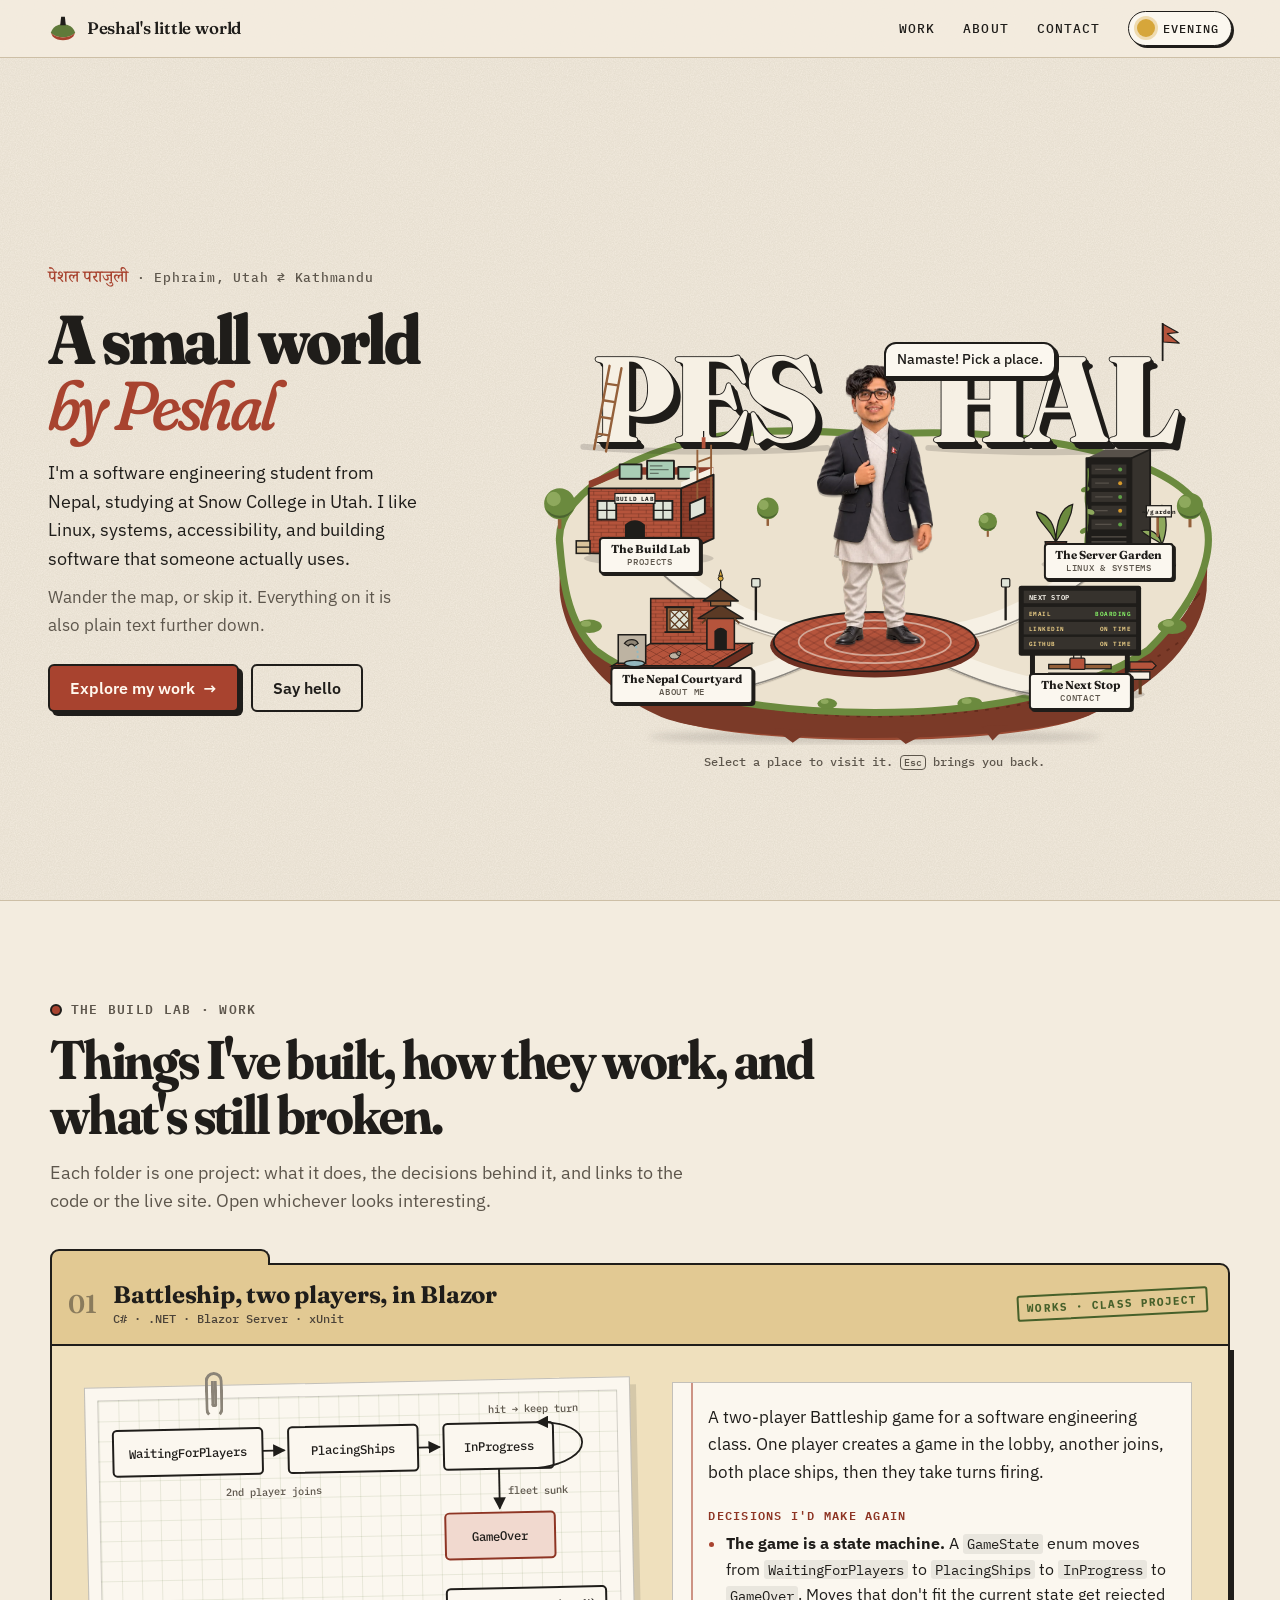
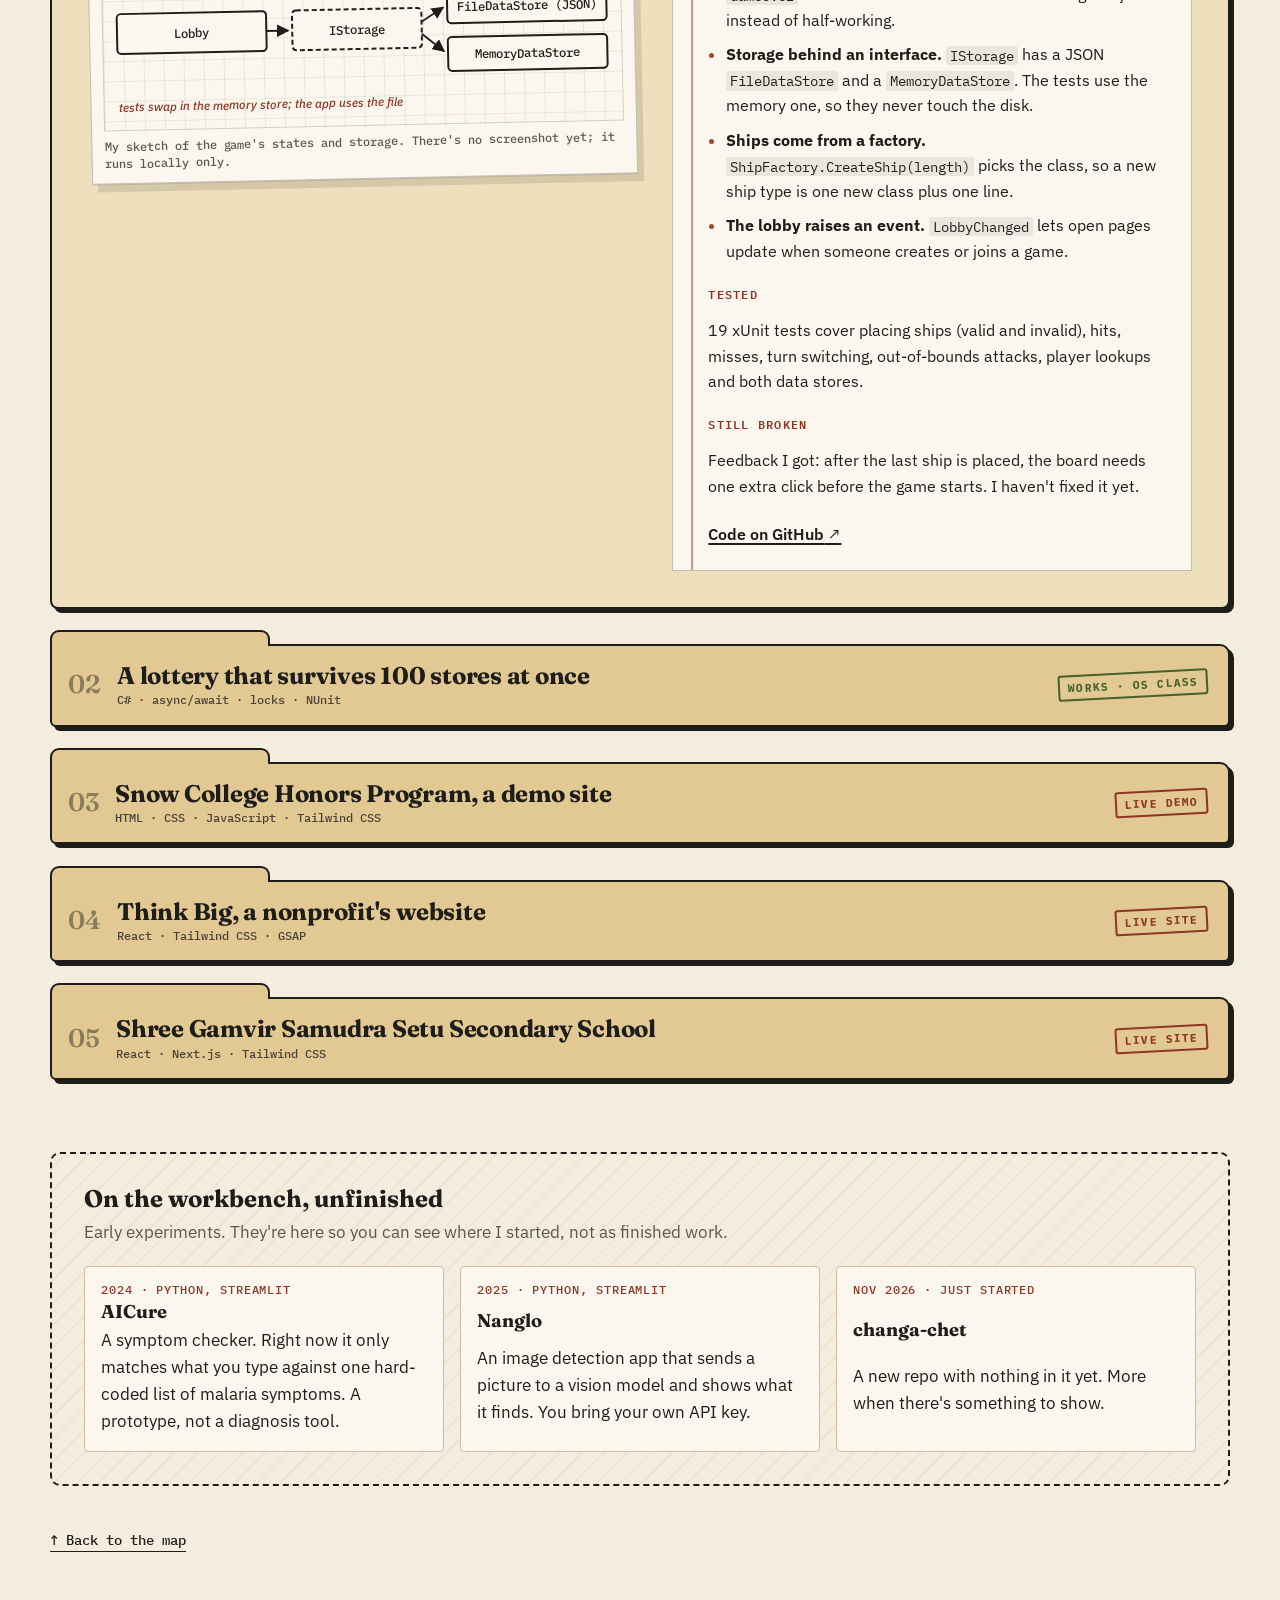
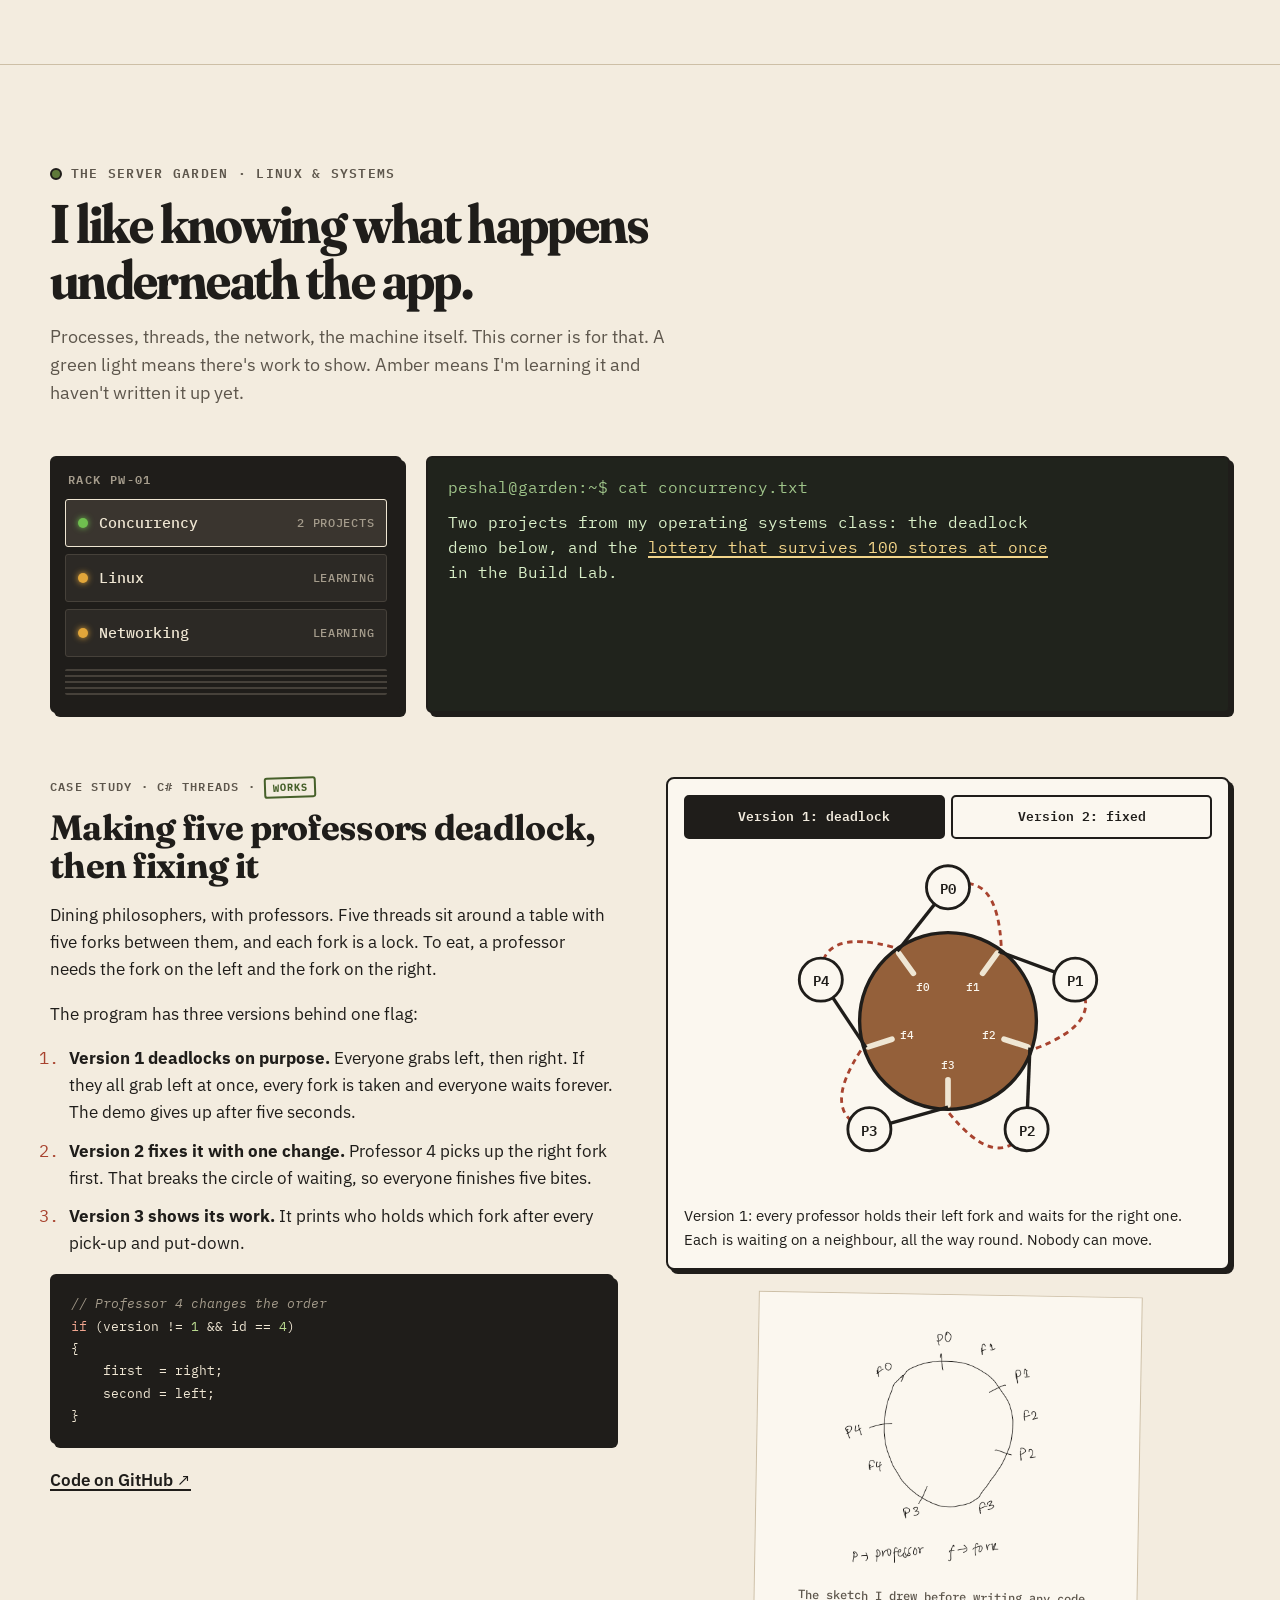
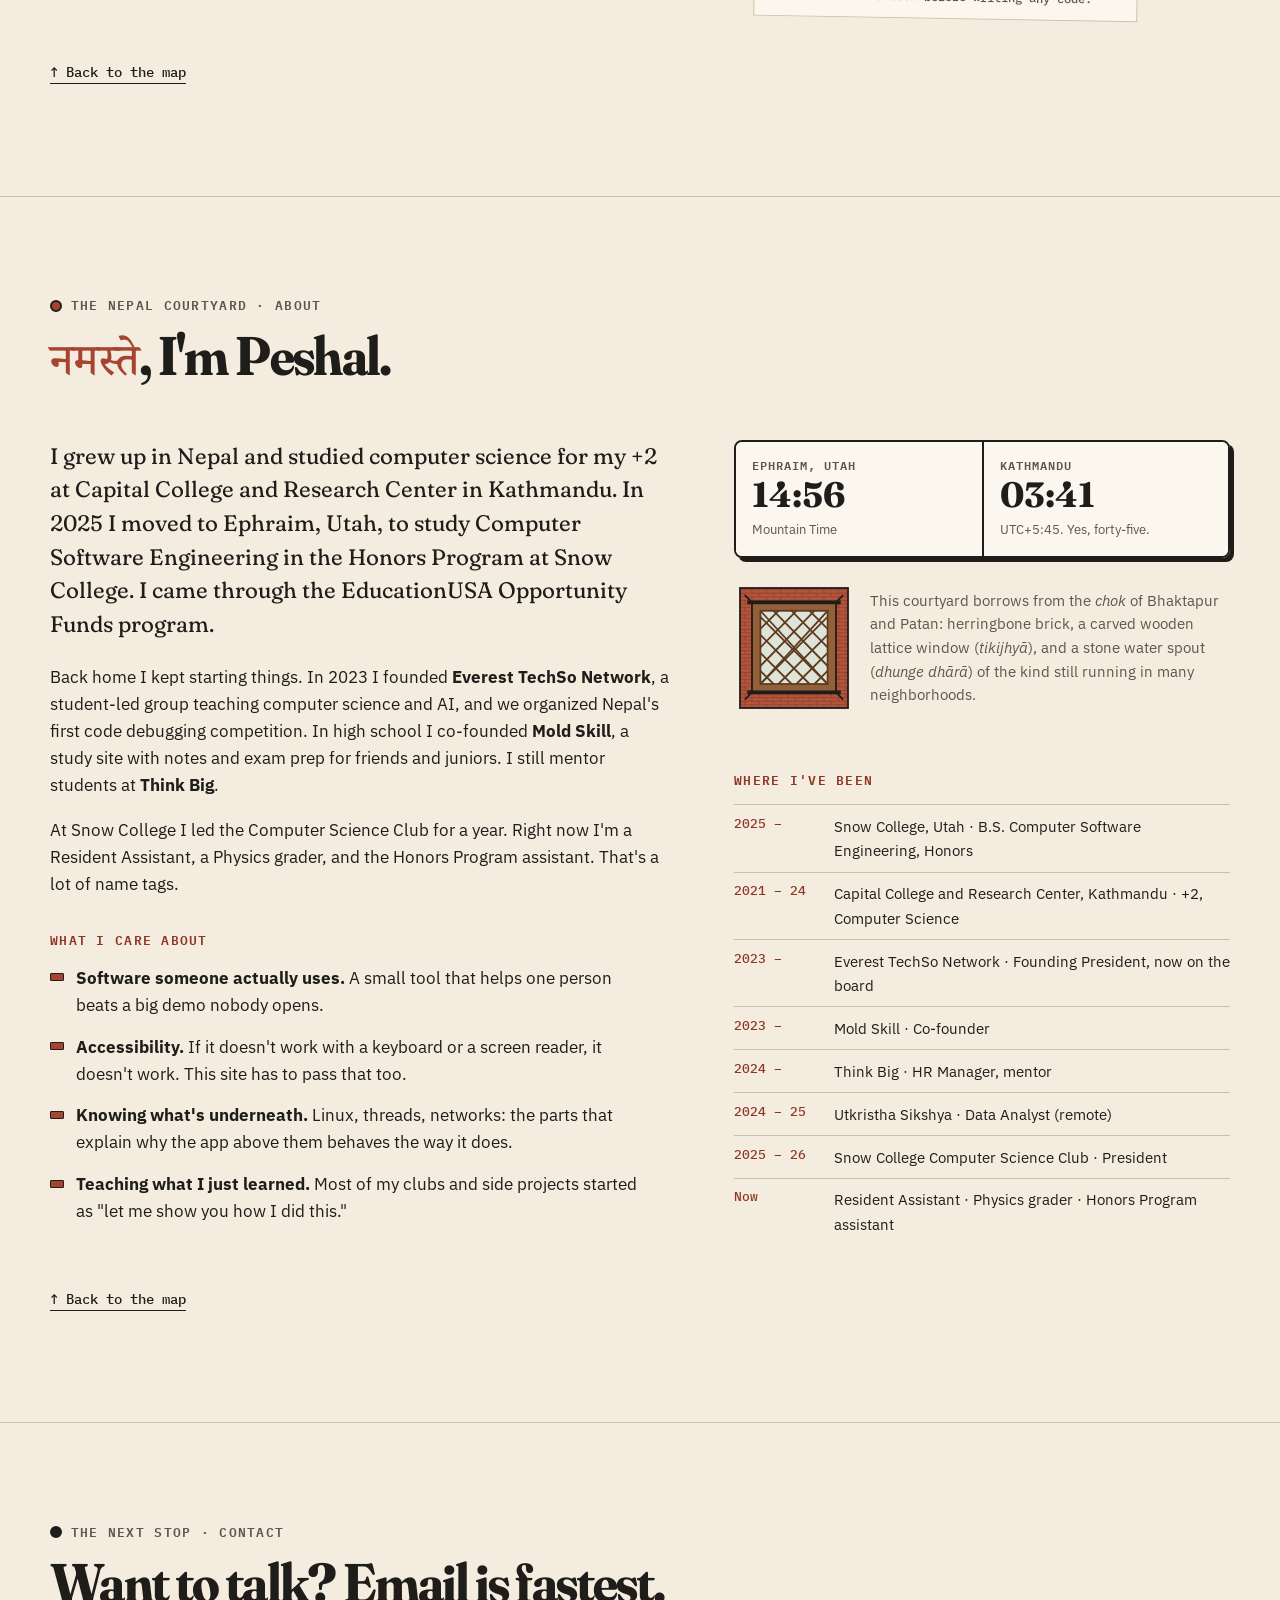
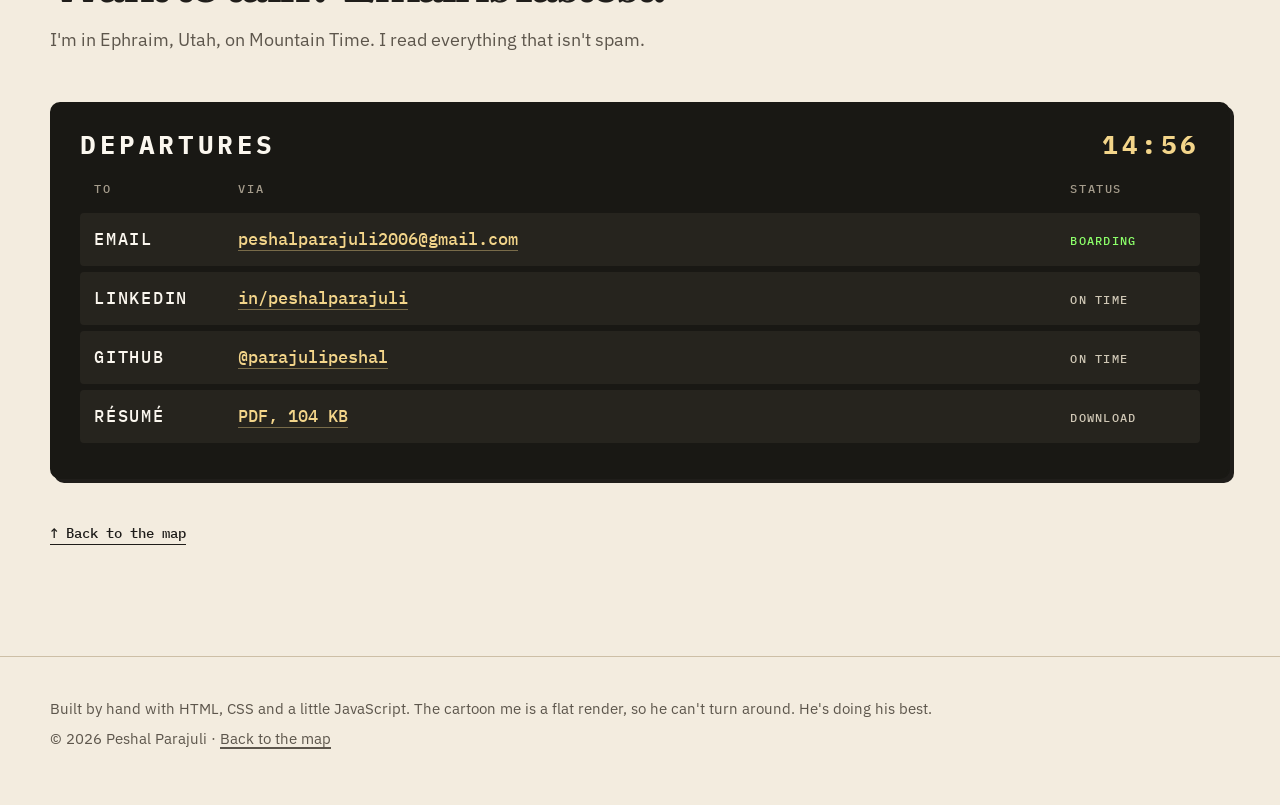
<file: index.html>
<!doctype html>
<html lang="en">
<head>
  <meta charset="utf-8">
  <meta name="viewport" content="width=device-width, initial-scale=1">
  <title>Peshal's little world · Peshal Parajuli</title>
  <meta name="description" content="Peshal Parajuli is a software engineering student from Nepal at Snow College, Utah. Projects, systems notes, and how to reach him, arranged as a small explorable world.">
  <meta name="theme-color" content="#f3ecdf">
  <meta property="og:title" content="Peshal's little world">
  <meta property="og:description" content="A small world by Peshal Parajuli: projects, systems, and a courtyard from Nepal.">
  <meta property="og:image" content="assets/img/peshal-1100.webp">
  <link rel="icon" href="assets/img/favicon.svg" type="image/svg+xml">
  <link rel="preconnect" href="https://fonts.googleapis.com">
  <link rel="preconnect" href="https://fonts.gstatic.com" crossorigin>
  <link rel="stylesheet" href="https://fonts.googleapis.com/css2?family=Fraunces:opsz,wght,SOFT@9..144,400..900,50..100&family=IBM+Plex+Mono:wght@400;500;600&family=IBM+Plex+Sans:ital,wght@0,400;0,500;0,600;1,400&display=swap">
  <link rel="stylesheet" href="https://fonts.googleapis.com/css2?family=Noto+Serif+Devanagari:wght@500&display=swap&text=%E0%A4%AA%E0%A5%87%E0%A4%B6%E0%A4%B2%20%E0%A4%AA%E0%A4%B0%E0%A4%BE%E0%A4%9C%E0%A5%81%E0%A4%B2%E0%A5%80%E0%A4%A8%E0%A4%AE%E0%A4%B8%E0%A5%8D%E0%A4%A4%E0%A5%87">
  <link rel="preload" as="image" href="assets/img/peshal-760.webp" type="image/webp">
  <link rel="stylesheet" href="assets/css/world.css">
  <script>
    // Apply saved lighting before first paint (no flash). Storage can be blocked: guard it.
    (function () {
      var d = document.documentElement; d.classList.add('js');
      var t = null; try { t = localStorage.getItem('pw-light'); } catch (e) {}
      if (!t) t = (window.matchMedia && matchMedia('(prefers-color-scheme: dark)').matches) ? 'evening' : 'day';
      d.dataset.light = t;
    })();
  </script>
  <script src="assets/js/world.js" defer></script>
</head>
<body>
<a class="skip" href="#work">Skip to projects</a>

<header class="topbar">
  <a class="wordmark" href="#top" aria-label="Peshal's little world, back to the top">
    <svg class="wordmark-mark" viewBox="0 0 32 32" aria-hidden="true"><path d="M3 21c2-6 7-9 13-9s11 3 13 9c-3 3-8 5-13 5S6 24 3 21z" fill="var(--moss)"/><path d="M3 21c3 3 8 5 13 5s10-2 13-5l-2 4c-3 3-7 4-11 4s-8-1-11-4z" fill="var(--brick)"/><path d="M14 4h4l1 9h-6z" fill="var(--ink)"/></svg>
    <span>Peshal's little world</span>
  </a>
  <nav aria-label="Main">
    <ul class="nav">
      <li><a href="#work">Work</a></li>
      <li><a href="#about">About</a></li>
      <li><a href="#contact">Contact</a></li>
    </ul>
  </nav>
  <button class="light-toggle" type="button" aria-pressed="false" data-light-toggle>
    <span class="light-icon" aria-hidden="true"><span class="sun"></span><span class="moon"></span></span>
    <span class="light-label">Evening</span>
  </button>
</header>

<main id="top">

<!-- ============================ THE WORLD ============================ -->
<section class="hero" aria-labelledby="hero-title">
  <div class="hero-copy">
    <p class="eyebrow"><span lang="ne" class="deva">पेशल पराजुली</span> · Ephraim, Utah ⇄ Kathmandu</p>
    <h1 id="hero-title">A small world <span class="by">by Peshal</span></h1>
    <p class="lede">I'm a software engineering student from Nepal, studying at Snow College in Utah. I like Linux, systems, accessibility, and building software that someone actually uses.</p>
    <p class="lede-2">Wander the map, or skip it. Everything on it is also plain text further down.</p>
    <div class="hero-actions">
      <a class="btn btn-primary" href="#work">Explore my work <span aria-hidden="true">→</span></a>
      <a class="btn btn-quiet" href="#contact">Say hello</a>
    </div>
  </div>

  <div class="world" data-world>
    <div class="world-frame">
      <div class="world-scene" data-scene>

        <!-- ---------- Ground, roads, cables, letters: WIDE layout ---------- -->
        <svg class="ground ground-wide" viewBox="0 0 1200 900" preserveAspectRatio="xMidYMid meet" aria-hidden="true" focusable="false">
          <!-- floating shadow -->
          <ellipse cx="600" cy="886" rx="380" ry="10" class="float-shadow"/>
          <!-- cliff / strata -->
          <path class="cliff" d="M70 565 C60 650 120 760 240 820 C360 880 840 885 960 825 C1090 760 1170 650 1160 560 L1150 610 C1140 700 1070 790 960 850 C840 905 360 905 240 850 C120 795 70 690 70 565 Z"/>
          <path class="cliff-face" d="M70 565 C74 610 80 665 130 740 C230 815 420 845 600 845 C760 845 940 820 1060 740 C1130 690 1160 620 1160 560 L1158 640 C1150 720 1080 800 960 850 C840 900 360 900 240 852 C120 800 74 700 70 640 Z"/>
          <path class="strata" d="M84 650 C150 760 300 815 600 822 C880 818 1050 770 1150 640"/>
          <path class="strata strata-2" d="M110 720 C220 810 400 850 600 852 C820 850 1000 815 1120 720"/>
          <!-- hanging rocks -->
          <path class="rock" d="M430 872 L462 896 L492 874 Z"/><path class="rock" d="M630 880 L652 898 L690 878 Z"/><path class="rock" d="M780 868 L798 892 L824 866 Z"/>
          <!-- top surface -->
          <path class="top" d="M70 560 C60 470 230 380 420 372 C520 368 560 380 640 376 C820 368 1050 400 1130 480 C1190 540 1160 640 1060 740 C940 820 760 845 600 845 C420 845 230 815 130 740 C80 690 74 610 70 560 Z"/>
          <path class="top-rim" d="M70 560 C60 470 230 380 420 372 C520 368 560 380 640 376 C820 368 1050 400 1130 480 C1190 540 1160 640 1060 740 C940 820 760 845 600 845 C420 845 230 815 130 740 C80 690 74 610 70 560 Z"/>

          <!-- NAME: extruded letters "PES" | "HAL" -->
          <g class="letters">
            <g class="extrude">
              <text x="512" y="402" text-anchor="end" class="name">PES</text>
              <text x="510" y="400" text-anchor="end" class="name">PES</text>
              <text x="508" y="398" text-anchor="end" class="name">PES</text>
              <text x="506" y="396" text-anchor="end" class="name">PES</text>
              <text x="504" y="394" text-anchor="end" class="name">PES</text>
              <text x="502" y="392" text-anchor="end" class="name">PES</text>
              <text x="704" y="402" class="name">HAL</text>
              <text x="702" y="400" class="name">HAL</text>
              <text x="700" y="398" class="name">HAL</text>
              <text x="698" y="396" class="name">HAL</text>
              <text x="696" y="394" class="name">HAL</text>
              <text x="694" y="392" class="name">HAL</text>
            </g>
            <text x="500" y="390" text-anchor="end" class="name face">PES</text>
            <text x="692" y="390" class="name face">HAL</text>
          </g>
          <!-- base shadow for letters -->
          <path class="letter-ground" d="M110 398 C250 410 420 408 520 400 M690 400 C820 410 980 410 1110 398"/>
          <!-- ladder leaning on the P -->
          <g class="ladder"><path d="M128 402 L154 262 M148 406 L174 266"/><path d="M133 376 L153 379 M138 348 L158 351 M143 320 L163 323 M148 292 L168 295"/></g>
          <!-- tiny flag on the L -->
          <g class="pennant"><path d="M1084 254 V190" class="pole"/><path d="M1085 192 L1110 206 L1092 208 L1112 224 L1085 222 Z" class="flag"/></g>

          <!-- ROADS -->
          <g class="roads">
            <path d="M478 712 C390 700 300 650 236 585"/>
            <path d="M722 712 C810 700 900 652 968 592"/>
            <path d="M492 748 C420 780 360 800 300 798"/>
            <path d="M708 748 C780 780 840 800 900 806"/>
          </g>
          <!-- CABLES (dim) + lit overlays -->
          <g class="cables">
            <path data-cable="lab"       d="M486 724 C392 714 292 662 226 596"/>
            <path data-cable="garden"    d="M714 724 C810 714 906 664 978 602"/>
            <path data-cable="courtyard" d="M500 758 C430 792 366 812 296 810"/>
            <path data-cable="nextstop"  d="M700 758 C772 792 836 814 904 818"/>
          </g>
          <g class="cables-lit">
            <path data-cable-lit="lab"       d="M486 724 C392 714 292 662 226 596"/>
            <path data-cable-lit="garden"    d="M714 724 C810 714 906 664 978 602"/>
            <path data-cable-lit="courtyard" d="M500 758 C430 792 366 812 296 810"/>
            <path data-cable-lit="nextstop"  d="M700 758 C772 792 836 814 904 818"/>
          </g>

          <!-- PLAZA -->
          <g class="plaza">
            <ellipse cx="600" cy="732" rx="176" ry="54" class="plaza-edge"/>
            <ellipse cx="600" cy="726" rx="170" ry="50" class="plaza-top"/>
            <ellipse cx="600" cy="726" rx="128" ry="36" class="plaza-ring"/>
            <ellipse cx="600" cy="726" rx="84" ry="23" class="plaza-ring"/>
            <ellipse cx="600" cy="732" rx="70" ry="13" class="char-shadow"/>
          </g>

          <!-- trees & bushes -->
          <g class="flora">
            <g transform="translate(70 520)"><use href="#tree"/></g>
            <g transform="translate(1130 520) scale(.85)"><use href="#tree"/></g>
            <g transform="translate(420 520) scale(.7)"><use href="#tree"/></g>
            <g transform="translate(790 540) scale(.6)"><use href="#tree"/></g>
            <g transform="translate(520 830) scale(.55)"><use href="#bush"/></g>
            <g transform="translate(760 830) scale(.7)"><use href="#bush"/></g>
            <g transform="translate(1100 700) scale(.8)"><use href="#bush"/></g>
            <g transform="translate(120 700) scale(.7)"><use href="#bush"/></g>
          </g>
          <!-- lamp posts that glow in the evening -->
          <g class="lamps">
            <g transform="translate(400 690)"><use href="#lamp"/></g>
            <g transform="translate(820 690)"><use href="#lamp"/></g>
          </g>
        </svg>

        <!-- ---------- Ground: TALL (phone) layout ---------- -->
        <svg class="ground ground-tall" viewBox="0 0 400 1320" preserveAspectRatio="xMidYMid meet" aria-hidden="true" focusable="false">
          <ellipse cx="200" cy="1306" rx="150" ry="8" class="float-shadow"/>
          <path class="cliff" d="M24 230 C14 640 14 1090 60 1220 C120 1290 280 1290 340 1220 C388 1090 390 640 378 230 L376 300 C392 700 388 1120 344 1250 C280 1310 120 1310 56 1250 C12 1120 10 700 24 300 Z"/>
          <path class="cliff-face" d="M22 600 C16 900 22 1120 60 1220 C120 1288 280 1288 340 1220 C380 1120 386 900 380 600 L378 700 C386 960 384 1150 344 1250 C280 1306 120 1306 56 1250 C16 1150 14 960 22 700 Z"/>
          <path class="rock" d="M150 1296 L176 1320 L200 1298 Z"/><path class="rock" d="M232 1296 L246 1316 L262 1294 Z"/>
          <path class="top" d="M24 230 C30 160 110 140 200 140 C290 140 372 160 378 230 C392 640 390 1080 340 1220 C280 1276 120 1276 60 1220 C12 1080 10 640 24 230 Z"/>
          <path class="top-rim" d="M24 230 C30 160 110 140 200 140 C290 140 372 160 378 230 C392 640 390 1080 340 1220 C280 1276 120 1276 60 1220 C12 1080 10 640 24 230 Z"/>
          <g class="letters">
            <g class="extrude">
              <text x="207" y="229" text-anchor="middle" class="name name-sm">PESHAL</text>
              <text x="205" y="227" text-anchor="middle" class="name name-sm">PESHAL</text>
              <text x="203" y="225" text-anchor="middle" class="name name-sm">PESHAL</text>
              <text x="201" y="223" text-anchor="middle" class="name name-sm">PESHAL</text>
            </g>
            <text x="199" y="221" text-anchor="middle" class="name name-sm face">PESHAL</text>
          </g>
          <g class="roads">
            <path d="M200 612 C200 700 100 720 110 805 C120 880 290 880 290 955 C290 1030 110 1030 110 1105 C110 1180 290 1170 290 1235"/>
          </g>
          <g class="cables">
            <path data-cable="lab"       d="M210 616 C212 704 112 726 122 805"/>
            <path data-cable="garden"    d="M210 616 C212 704 112 726 122 805 C132 872 302 872 302 955"/>
            <path data-cable="courtyard" d="M210 616 C212 704 112 726 122 805 C132 872 302 872 302 955 C302 1036 122 1036 122 1105"/>
            <path data-cable="nextstop"  d="M210 616 C212 704 112 726 122 805 C132 872 302 872 302 955 C302 1036 122 1036 122 1105 C122 1172 302 1166 302 1235"/>
          </g>
          <g class="cables-lit">
            <path data-cable-lit="lab"       d="M210 616 C212 704 112 726 122 805"/>
            <path data-cable-lit="garden"    d="M210 616 C212 704 112 726 122 805 C132 872 302 872 302 955"/>
            <path data-cable-lit="courtyard" d="M210 616 C212 704 112 726 122 805 C132 872 302 872 302 955 C302 1036 122 1036 122 1105"/>
            <path data-cable-lit="nextstop"  d="M210 616 C212 704 112 726 122 805 C132 872 302 872 302 955 C302 1036 122 1036 122 1105 C122 1172 302 1166 302 1235"/>
          </g>
          <g class="plaza">
            <ellipse cx="200" cy="606" rx="140" ry="40" class="plaza-edge"/>
            <ellipse cx="200" cy="601" rx="134" ry="36" class="plaza-top"/>
            <ellipse cx="200" cy="601" rx="92" ry="24" class="plaza-ring"/>
            <ellipse cx="200" cy="604" rx="56" ry="10" class="char-shadow"/>
          </g>
          <g class="flora">
            <g transform="translate(50 320) scale(.6)"><use href="#tree"/></g>
            <g transform="translate(352 340) scale(.55)"><use href="#tree"/></g>
            <g transform="translate(344 470) scale(.5)"><use href="#bush"/></g>
            <g transform="translate(56 500) scale(.5)"><use href="#bush"/></g>
            <g transform="translate(340 1110) scale(.55)"><use href="#bush"/></g>
            <g transform="translate(66 1210) scale(.5)"><use href="#bush"/></g>
          </g>
          <g class="lamps"><g transform="translate(330 620) scale(.7)"><use href="#lamp"/></g><g transform="translate(70 640) scale(.7)"><use href="#lamp"/></g></g>
        </svg>

        <!-- ---------- The host ---------- -->
        <div class="host" data-host>
          <img src="assets/img/peshal-760.webp"
               srcset="assets/img/peshal-760.webp 313w, assets/img/peshal-1100.webp 453w"
               sizes="(max-width: 700px) 40vw, 220px"
               width="313" height="760"
               alt="Peshal as a 3D cartoon: wavy black hair, black rectangular glasses, a light daura surwal under a dark blazer, and a Nepal flag pin on the lapel. He stands on the plaza with one hand on his lapel, smiling.">
          <p class="bubble" aria-hidden="true" data-bubble>Namaste! Pick a place.</p>
        </div>

        <!-- ---------- Locations (real buttons) ---------- -->
        <button class="loc" type="button" data-loc="lab" data-target="work" data-say="That's where I build things." aria-haspopup="dialog">
          <svg class="loc-art" viewBox="0 0 240 220" aria-hidden="true" focusable="false"><use href="#art-lab"/></svg>
          <span class="loc-label"><span class="loc-name">The Build Lab</span><span class="loc-what">Projects</span></span>
        </button>
        <button class="loc" type="button" data-loc="garden" data-target="systems" data-say="Servers, threads, and small plants." aria-haspopup="dialog">
          <svg class="loc-art" viewBox="0 0 240 220" aria-hidden="true" focusable="false"><use href="#art-garden"/></svg>
          <span class="loc-label"><span class="loc-name">The Server Garden</span><span class="loc-what">Linux &amp; systems</span></span>
        </button>
        <button class="loc" type="button" data-loc="courtyard" data-target="about" data-say="A little piece of home." aria-haspopup="dialog">
          <svg class="loc-art" viewBox="0 0 240 220" aria-hidden="true" focusable="false"><use href="#art-courtyard"/></svg>
          <span class="loc-label"><span class="loc-name">The Nepal Courtyard</span><span class="loc-what">About me</span></span>
        </button>
        <button class="loc" type="button" data-loc="nextstop" data-target="contact" data-say="Want to talk? Board here." aria-haspopup="dialog">
          <svg class="loc-art" viewBox="0 0 240 220" aria-hidden="true" focusable="false"><use href="#art-nextstop"/></svg>
          <span class="loc-label"><span class="loc-name">The Next Stop</span><span class="loc-what">Contact</span></span>
        </button>
      </div>
    </div>
    <p class="world-hint">Select a place to visit it.<span class="esc"> <kbd>Esc</kbd> brings you back.</span></p>
  </div>
</section>

<!-- ============================ THE BUILD LAB ============================ -->
<section class="place" id="work" data-place="lab" aria-labelledby="work-title" tabindex="-1">
  <header class="place-head">
    <p class="place-kicker"><span class="pin pin-brick" aria-hidden="true"></span>The Build Lab · Work</p>
    <h2 id="work-title">Things I've built, how they work, and what's still broken.</h2>
    <p class="place-intro">Each folder is one project: what it does, the decisions behind it, and links to the code or the live site. Open whichever looks interesting.</p>
  </header>

  <div class="drawer" data-drawer>

    <!-- ===== Folder 1: Battleship ===== -->
    <article class="folder" id="battleship">
      <h3 class="folder-h">
        <button class="folder-tab" type="button" aria-expanded="true" aria-controls="battleship-body">
          <span class="folder-no">01</span>
          <span class="folder-title">Battleship, two players, in Blazor</span>
          <span class="folder-meta">C# · .NET · Blazor Server · xUnit</span>
          <span class="stamp stamp-ok">Works · class project</span>
        </button>
      </h3>
      <div class="folder-body" id="battleship-body">
        <div class="folder-inner">
          <figure class="clipped">
            <span class="clip" aria-hidden="true"></span>
            <svg class="diagram" viewBox="0 0 520 330" role="img" aria-labelledby="bs-diag-t">
              <title id="bs-diag-t">Game state diagram: WaitingForPlayers moves to PlacingShips when the second player joins, then InProgress once ships are placed, then GameOver when a fleet is sunk. Storage sits behind an IStorage interface with a file store and a memory store.</title>
              <defs><marker id="arr" viewBox="0 0 10 10" refX="9" refY="5" markerWidth="7" markerHeight="7" orient="auto-start-reverse"><path d="M0 0 L10 5 L0 10 z" fill="currentColor"/></marker></defs>
              <g class="dg-boxes">
                <rect x="14" y="30" width="150" height="46" rx="4"/><text x="89" y="58">WaitingForPlayers</text>
                <rect x="190" y="30" width="130" height="46" rx="4"/><text x="255" y="58">PlacingShips</text>
                <rect x="346" y="30" width="110" height="46" rx="4"/><text x="401" y="58">InProgress</text>
                <rect x="346" y="120" width="110" height="46" rx="4" class="dg-end"/><text x="401" y="148">GameOver</text>
              </g>
              <g class="dg-arrows">
                <path d="M164 53 H186" marker-end="url(#arr)"/><path d="M320 53 H342" marker-end="url(#arr)"/><path d="M401 76 V116" marker-end="url(#arr)"/>
                <path d="M440 76 C500 70 500 30 440 30" marker-end="url(#arr)"/>
              </g>
              <g class="dg-notes">
                <text x="175" y="98">2nd player joins</text>
                <text x="436" y="20">hit → keep turn</text>
                <text x="410" y="102" class="start">fleet sunk</text>
              </g>
              <g class="dg-boxes dg-store">
                <rect x="14" y="214" width="150" height="40" rx="4"/><text x="89" y="239">Lobby</text>
                <rect x="190" y="214" width="130" height="40" rx="4" class="dg-iface"/><text x="255" y="239">IStorage</text>
                <rect x="346" y="196" width="160" height="34" rx="4"/><text x="426" y="218">FileDataStore (JSON)</text>
                <rect x="346" y="244" width="160" height="34" rx="4"/><text x="426" y="266">MemoryDataStore</text>
              </g>
              <g class="dg-arrows"><path d="M164 234 H186" marker-end="url(#arr)"/><path d="M320 228 L342 214" marker-end="url(#arr)"/><path d="M320 240 L342 258" marker-end="url(#arr)"/></g>
              <text x="14" y="312" class="dg-cap">tests swap in the memory store; the app uses the file</text>
            </svg>
            <figcaption>My sketch of the game's states and storage. There's no screenshot yet; it runs locally only.</figcaption>
          </figure>
          <div class="notes">
            <p class="notes-lede">A two-player Battleship game for a software engineering class. One player creates a game in the lobby, another joins, both place ships, then they take turns firing.</p>
            <h4>Decisions I'd make again</h4>
            <ul>
              <li><strong>The game is a state machine.</strong> A <code>GameState</code> enum moves from <code>WaitingForPlayers</code> to <code>PlacingShips</code> to <code>InProgress</code> to <code>GameOver</code>. Moves that don't fit the current state get rejected instead of half-working.</li>
              <li><strong>Storage behind an interface.</strong> <code>IStorage</code> has a JSON <code>FileDataStore</code> and a <code>MemoryDataStore</code>. The tests use the memory one, so they never touch the disk.</li>
              <li><strong>Ships come from a factory.</strong> <code>ShipFactory.CreateShip(length)</code> picks the class, so a new ship type is one new class plus one line.</li>
              <li><strong>The lobby raises an event.</strong> <code>LobbyChanged</code> lets open pages update when someone creates or joins a game.</li>
            </ul>
            <h4>Tested</h4>
            <p>19 xUnit tests cover placing ships (valid and invalid), hits, misses, turn switching, out-of-bounds attacks, player lookups and both data stores.</p>
            <h4>Still broken</h4>
            <p>Feedback I got: after the last ship is placed, the board needs one extra click before the game starts. I haven't fixed it yet.</p>
            <p class="links"><a class="link-out" href="https://github.com/parajulipeshal/BattleshipGame">Code on GitHub<span class="sr-only"> (Battleship)</span></a></p>
          </div>
        </div>
      </div>
    </article>

    <!-- ===== Folder 2: Lottery ===== -->
    <article class="folder" id="lottery">
      <h3 class="folder-h">
        <button class="folder-tab" type="button" aria-expanded="true" aria-controls="lottery-body">
          <span class="folder-no">02</span>
          <span class="folder-title">A lottery that survives 100 stores at once</span>
          <span class="folder-meta">C# · async/await · locks · NUnit</span>
          <span class="stamp stamp-ok">Works · OS class</span>
        </button>
      </h3>
      <div class="folder-body" id="lottery-body">
        <div class="folder-inner">
          <figure class="clipped">
            <span class="clip" aria-hidden="true"></span>
            <svg class="diagram" viewBox="0 0 520 330" role="img" aria-labelledby="lo-diag-t">
              <title id="lo-diag-t">One hundred store tasks sell tickets at the same time. Every write to the shared sold-ticket list goes through one lock. After the drawing, the sold tickets are split into three slices and scored by three tasks in parallel.</title>
              <g class="dg-stores">
                <rect x="14" y="20" width="84" height="28" rx="3"/><text x="56" y="39">Store 1</text>
                <rect x="14" y="56" width="84" height="28" rx="3"/><text x="56" y="75">Store 2</text>
                <rect x="14" y="92" width="84" height="28" rx="3"/><text x="56" y="111">Store 3</text>
                <text x="56" y="140" class="dg-dots">⋮</text>
                <rect x="14" y="152" width="84" height="28" rx="3"/><text x="56" y="171">Store 100</text>
              </g>
              <g class="dg-arrows"><path d="M98 34 C140 40 150 90 178 96" marker-end="url(#arr)"/><path d="M98 70 C130 76 150 94 178 100" marker-end="url(#arr)"/><path d="M98 106 H178" marker-end="url(#arr)"/><path d="M98 166 C140 160 150 116 178 110" marker-end="url(#arr)"/></g>
              <g class="dg-boxes">
                <rect x="182" y="76" width="92" height="56" rx="6" class="dg-lock"/><text x="228" y="100">lock</text><text x="228" y="118" class="dg-small">one writer</text>
                <rect x="296" y="80" width="124" height="48" rx="4"/><text x="358" y="108">soldTickets</text>
              </g>
              <g class="dg-arrows"><path d="M274 104 H292" marker-end="url(#arr)"/><path d="M358 128 V196" marker-end="url(#arr)"/></g>
              <text x="368" y="166" class="dg-small start">draw numbers</text>
              <g class="dg-boxes">
                <rect x="214" y="200" width="88" height="34" rx="4"/><text x="258" y="222">Task ⅓</text>
                <rect x="314" y="200" width="88" height="34" rx="4"/><text x="358" y="222">Task ⅓</text>
                <rect x="414" y="200" width="88" height="34" rx="4"/><text x="458" y="222">Task ⅓</text>
                <rect x="298" y="270" width="120" height="34" rx="4" class="dg-end"/><text x="358" y="292">Results</text>
              </g>
              <g class="dg-arrows"><path d="M258 234 L318 268" marker-end="url(#arr)"/><path d="M358 234 V266" marker-end="url(#arr)"/><path d="M458 234 L398 268" marker-end="url(#arr)"/></g>
              <text x="14" y="312" class="dg-cap">each store sells 1,000–2,000 tickets</text>
            </svg>
            <figcaption>How the "rush hour" demo works.</figcaption>
          </figure>
          <div class="notes">
            <p class="notes-lede">A Powerball-style lottery library from my operating systems class: open a sales period, sell tickets, draw numbers, find the winners. Then we stress it with lots of stores selling at the same moment.</p>
            <h4>What I worked through</h4>
            <ul>
              <li><strong>One shared list, one lock.</strong> Every read and write to the sold tickets goes through the same lock object. Without it, 100 tasks appending at once lose tickets or crash.</li>
              <li><strong>A rush-hour demo.</strong> 100 store tasks each sell 1,000–2,000 tickets, awaited together with <code>Task.WhenAll</code>. Then the count is checked against what was actually sold.</li>
              <li><strong>Scoring in parallel.</strong> After the drawing, the tickets are split into three slices and scored on three tasks, then merged into one result.</li>
              <li><strong>Time is a parameter.</strong> Methods take a <code>DateTime</code> instead of calling <code>DateTime.Now</code>, so tests can pretend it's any day of the sales week.</li>
            </ul>
            <h4>Tested</h4>
            <p>An NUnit project covers tickets, the prize calculator and the agency's sales rules.</p>
            <!-- TODO(peshal): this started as in-class code. Say which parts you wrote (the locking? the async demo?) so the credit is precise. -->
            <p class="links"><a class="link-out" href="https://github.com/parajulipeshal/osLotteryClass">Code on GitHub<span class="sr-only"> (lottery)</span></a></p>
          </div>
        </div>
      </div>
    </article>

    <!-- ===== Folder 3: Honors demo ===== -->
    <article class="folder" id="honors">
      <h3 class="folder-h">
        <button class="folder-tab" type="button" aria-expanded="true" aria-controls="honors-body">
          <span class="folder-no">03</span>
          <span class="folder-title">Snow College Honors Program, a demo site</span>
          <span class="folder-meta">HTML · CSS · JavaScript · Tailwind CSS</span>
          <span class="stamp stamp-live">Live demo</span>
        </button>
      </h3>
      <div class="folder-body" id="honors-body">
        <div class="folder-inner">
          <figure class="clipped photo">
            <span class="clip" aria-hidden="true"></span>
            <img src="assets/img/shot-honors.webp" width="1200" height="619" loading="lazy" decoding="async"
                 alt="Homepage of the Honors Program demo: the headline 'Read closer. Argue harder. Graduate distinguished.' beside a small panel of program facts, with an orange Apply button.">
            <figcaption>The demo's homepage.</figcaption>
          </figure>
          <div class="notes">
            <p class="notes-lede">I work as the Honors Program assistant at Snow College, so I know what students ask about. This demo pitches the program the way it actually runs: discussion first, with sample seminars, social events and how to apply.</p>
            <h4>Notes</h4>
            <ul>
              <li>It's a demo I built, not the college's official page.</li>
              <li>Static HTML, CSS and JavaScript with Tailwind, hosted on GitHub Pages.</li>
            </ul>
            <!-- TODO(peshal): add one or two real technical decisions here (layout, accessibility checks, what you'd change). -->
            <p class="links">
              <a class="link-out" href="https://parajulipeshal.github.io/demoHonors/">Visit the demo<span class="sr-only"> (Honors Program)</span></a>
              <a class="link-out" href="https://github.com/parajulipeshal/demoHonors">Code on GitHub<span class="sr-only"> (Honors demo)</span></a>
            </p>
          </div>
        </div>
      </div>
    </article>

    <!-- ===== Folder 4: Think Big ===== -->
    <article class="folder" id="thinkbig">
      <h3 class="folder-h">
        <button class="folder-tab" type="button" aria-expanded="true" aria-controls="thinkbig-body">
          <span class="folder-no">04</span>
          <span class="folder-title">Think Big, a nonprofit's website</span>
          <span class="folder-meta">React · Tailwind CSS · GSAP</span>
          <span class="stamp stamp-live">Live site</span>
        </button>
      </h3>
      <div class="folder-body" id="thinkbig-body">
        <div class="folder-inner">
          <figure class="clipped photo">
            <span class="clip" aria-hidden="true"></span>
            <img src="assets/img/shot-thinkbig.webp" width="1200" height="619" loading="lazy" decoding="async"
                 alt="Think Big homepage: a misty mountain background, the Think Big logo with the tagline 'Ending Exploitation, Ensuring Education', and small animated shapes drifting across.">
            <figcaption>Think Big's homepage.</figcaption>
          </figure>
          <div class="notes">
            <p class="notes-lede">Think Big is a nonprofit in Kathmandu working to end exploitation and get kids into education. I'm their HR manager and I mentor students there. The site covers their programs, student support, scholarships, civic engagement and awareness work.</p>
            <h4>Notes</h4>
            <ul>
              <li>Built with React and Tailwind; the motion on the homepage uses GSAP.</li>
            </ul>
            <!-- TODO(peshal): say what you personally built on this site, and anything you'd change. -->
            <p class="links"><a class="link-out" href="https://thinkbig.org.np/">Visit thinkbig.org.np</a></p>
          </div>
        </div>
      </div>
    </article>

    <!-- ===== Folder 5: Gambhir ===== -->
    <article class="folder" id="gamvir">
      <h3 class="folder-h">
        <button class="folder-tab" type="button" aria-expanded="true" aria-controls="gamvir-body">
          <span class="folder-no">05</span>
          <span class="folder-title">Shree Gamvir Samudra Setu Secondary School</span>
          <span class="folder-meta">React · Next.js · Tailwind CSS</span>
          <span class="stamp stamp-live">Live site</span>
        </button>
      </h3>
      <div class="folder-body" id="gamvir-body">
        <div class="folder-inner">
          <figure class="clipped photo">
            <span class="clip" aria-hidden="true"></span>
            <img src="assets/img/shot-gamvir.webp" width="1200" height="619" loading="lazy" decoding="async"
                 alt="The school website's homepage: the school crest and name, a blue navigation bar, a photo from a school event, and contact cards for the head teacher and assistant head teacher.">
            <figcaption>The school's homepage.</figcaption>
          </figure>
          <div class="notes">
            <p class="notes-lede">The public website for a secondary school in Imadol, Lalitpur, in the Kathmandu valley: notices, faculties, the curriculum, a gallery, scholarships and contact details for staff.</p>
            <!-- TODO(peshal): add what you built and one or two technical decisions. Kept short until verified. -->
            <p class="links"><a class="link-out" href="https://gamvirss.edu.np/">Visit gamvirss.edu.np</a></p>
          </div>
        </div>
      </div>
    </article>
  </div>

  <!-- Unfinished experiments: a workbench, not folders -->
  <div class="bench" aria-labelledby="bench-title">
    <h3 id="bench-title" class="bench-title">On the workbench, unfinished</h3>
    <p class="bench-intro">Early experiments. They're here so you can see where I started, not as finished work.</p>
    <ul class="bench-list">
      <li>
        <span class="bench-tag">2024 · Python, Streamlit</span>
        <strong>AICure</strong>
        <span>A symptom checker. Right now it only matches what you type against one hard-coded list of malaria symptoms. A prototype, not a diagnosis tool.</span>
      </li>
      <li>
        <span class="bench-tag">2025 · Python, Streamlit</span>
        <strong>Nanglo</strong>
        <span>An image detection app that sends a picture to a vision model and shows what it finds. You bring your own API key.</span>
      </li>
      <li>
        <span class="bench-tag">Nov 2026 · Just started</span>
        <strong>changa-chet</strong>
        <span>A new repo with nothing in it yet. More when there's something to show.</span>
        <!-- TODO(peshal): describe changa-chet once it has code. -->
      </li>
    </ul>
    <!-- NOTE: GitHub links for AICure and Nanglo are intentionally left off until the API keys committed in those repos are revoked. -->
  </div>
  <p class="back-to-map"><a href="#top">↑ Back to the map</a></p>
</section>

<!-- ============================ THE SERVER GARDEN ============================ -->
<section class="place place-garden" id="systems" data-place="garden" aria-labelledby="systems-title" tabindex="-1">
  <header class="place-head">
    <p class="place-kicker"><span class="pin pin-moss" aria-hidden="true"></span>The Server Garden · Linux &amp; systems</p>
    <h2 id="systems-title">I like knowing what happens underneath the app.</h2>
    <p class="place-intro">Processes, threads, the network, the machine itself. This corner is for that. A green light means there's work to show. Amber means I'm learning it and haven't written it up yet.</p>
  </header>

  <div class="garden-grid">
    <div class="rack" role="group" aria-labelledby="rack-title">
      <p class="rack-title" id="rack-title">Rack <span class="mono">pw-01</span></p>
      <button class="ru" type="button" aria-pressed="true" data-ru="concurrency"><span class="led led-green" aria-hidden="true"></span><span class="ru-name">Concurrency</span><span class="ru-state">2 projects</span></button>
      <button class="ru" type="button" aria-pressed="false" data-ru="linux"><span class="led led-amber" aria-hidden="true"></span><span class="ru-name">Linux</span><span class="ru-state">learning</span></button>
      <button class="ru" type="button" aria-pressed="false" data-ru="network"><span class="led led-amber" aria-hidden="true"></span><span class="ru-name">Networking</span><span class="ru-state">learning</span></button>
      <div class="rack-vent" aria-hidden="true"></div>
    </div>
    <div class="readout" aria-live="polite">
      <div class="readout-pane" data-ru-pane="concurrency">
        <p class="prompt"><span aria-hidden="true">peshal@garden:~$</span> cat concurrency.txt</p>
        <p>Two projects from my operating systems class: the deadlock demo below, and the <a href="#lottery" data-open-folder="lottery">lottery that survives 100 stores at once</a> in the Build Lab.</p>
      </div>
      <div class="readout-pane" data-ru-pane="linux" hidden>
        <p class="prompt"><span aria-hidden="true">peshal@garden:~$</span> cat linux.txt</p>
        <p>I enjoy working in Linux. Proper notes coming soon. I'd rather write up what I actually set up and broke than list distro logos.</p>
        <!-- TODO(peshal): your distro(s), what you run, a thing you fixed. One concrete story beats a list. -->
      </div>
      <div class="readout-pane" data-ru-pane="network" hidden>
        <p class="prompt"><span aria-hidden="true">peshal@garden:~$</span> cat networking.txt</p>
        <p>Networking is on my list of things to understand from the wire up. No project to show here yet.</p>
        <!-- TODO(peshal): add a networking project or notes when you have one. -->
      </div>
    </div>
  </div>

  <article class="case" aria-labelledby="dp-title">
    <div class="case-text">
      <p class="case-kicker">Case study · C# threads · <span class="stamp stamp-ok stamp-inline">Works</span></p>
      <h3 id="dp-title">Making five professors deadlock, then fixing it</h3>
      <p>Dining philosophers, with professors. Five threads sit around a table with five forks between them, and each fork is a lock. To eat, a professor needs the fork on the left and the fork on the right.</p>
      <p>The program has three versions behind one flag:</p>
      <ol class="versions">
        <li><strong>Version 1 deadlocks on purpose.</strong> Everyone grabs left, then right. If they all grab left at once, every fork is taken and everyone waits forever. The demo gives up after five seconds.</li>
        <li><strong>Version 2 fixes it with one change.</strong> Professor 4 picks up the right fork first. That breaks the circle of waiting, so everyone finishes five bites.</li>
        <li><strong>Version 3 shows its work.</strong> It prints who holds which fork after every pick-up and put-down.</li>
      </ol>
      <pre class="code" tabindex="0" aria-label="The fix, in C#"><code><span class="c">// Professor 4 changes the order</span>
<span class="k">if</span> (version != <span class="n">1</span> &amp;&amp; id == <span class="n">4</span>)
{
    first  = right;
    second = left;
}</code></pre>
      <p class="links"><a class="link-out" href="https://github.com/parajulipeshal/diningPhilosophersMultiThreading">Code on GitHub<span class="sr-only"> (dining philosophers)</span></a></p>
    </div>
    <div class="case-visual">
      <div class="table-sim" data-table>
        <div class="seg" role="group" aria-label="Show version">
          <button type="button" aria-pressed="true" data-v="1">Version 1: deadlock</button>
          <button type="button" aria-pressed="false" data-v="2">Version 2: fixed</button>
        </div>
        <svg viewBox="0 0 300 300" class="table-svg" role="img" aria-labelledby="table-t" data-table-svg>
          <title id="table-t">Five professors around a round table, each holding the fork on their left. In version 1 every arrow forms a closed circle of waiting; in version 2 professor 4 reaches right first and the circle is broken.</title>
          <circle cx="150" cy="150" r="78" class="tbl"/>
          <g class="profs"></g>
        </svg>
        <p class="table-caption" data-table-caption aria-live="polite">Version 1: every professor holds their left fork and waits for the right one. Nobody can move.</p>
      </div>
      <figure class="sketch">
        <img src="assets/img/sketch-philosophers.webp" width="900" height="826" loading="lazy" decoding="async" alt="My hand-drawn sketch: a circle with professors P0 to P4 around it and forks f0 to f4 between them.">
        <figcaption>The sketch I drew before writing any code.</figcaption>
      </figure>
    </div>
  </article>
  <p class="back-to-map"><a href="#top">↑ Back to the map</a></p>
</section>

<!-- ============================ THE NEPAL COURTYARD ============================ -->
<section class="place place-courtyard" id="about" data-place="courtyard" aria-labelledby="about-title" tabindex="-1">
  <header class="place-head">
    <p class="place-kicker"><span class="pin pin-brick" aria-hidden="true"></span>The Nepal Courtyard · About</p>
    <h2 id="about-title"><span lang="ne" class="deva">नमस्ते</span>, I'm Peshal.</h2>
  </header>

  <div class="about-grid">
    <div class="about-text">
      <p class="big">I grew up in Nepal and studied computer science for my +2 at Capital College and Research Center in Kathmandu. In 2025 I moved to Ephraim, Utah, to study Computer Software Engineering in the Honors Program at Snow College. I came through the EducationUSA Opportunity Funds program.</p>
      <p>Back home I kept starting things. In 2023 I founded <strong>Everest TechSo Network</strong>, a student-led group teaching computer science and AI, and we organized Nepal's first code debugging competition. In high school I co-founded <strong>Mold Skill</strong>, a study site with notes and exam prep for friends and juniors. I still mentor students at <strong>Think Big</strong>.</p>
      <p>At Snow College I led the Computer Science Club for a year. Right now I'm a Resident Assistant, a Physics grader, and the Honors Program assistant. That's a lot of name tags.</p>

      <h3 class="small-h">What I care about</h3>
      <ul class="cares">
        <li><strong>Software someone actually uses.</strong> A small tool that helps one person beats a big demo nobody opens.</li>
        <li><strong>Accessibility.</strong> If it doesn't work with a keyboard or a screen reader, it doesn't work. This site has to pass that too.</li>
        <li><strong>Knowing what's underneath.</strong> Linux, threads, networks: the parts that explain why the app above them behaves the way it does.</li>
        <li><strong>Teaching what I just learned.</strong> Most of my clubs and side projects started as "let me show you how I did this."</li>
      </ul>
    </div>

    <aside class="about-side" aria-label="Two places, two clocks">
      <div class="clocks">
        <div class="clock">
          <p class="clock-place">Ephraim, Utah</p>
          <p class="clock-time" data-clock="America/Denver">--:--</p>
          <p class="clock-tz">Mountain Time</p>
        </div>
        <div class="clock">
          <p class="clock-place">Kathmandu</p>
          <p class="clock-time" data-clock="Asia/Kathmandu">--:--</p>
          <p class="clock-tz">UTC+5:45. Yes, forty-five.</p>
        </div>
      </div>

      <figure class="window-fig">
        <svg viewBox="0 0 200 220" aria-hidden="true" focusable="false"><use href="#tikijhya"/></svg>
        <figcaption>This courtyard borrows from the <em>chok</em> of Bhaktapur and Patan: herringbone brick, a carved wooden lattice window (<em lang="ne-Latn">tikijhyā</em>), and a stone water spout (<em lang="ne-Latn">dhunge dhārā</em>) of the kind still running in many neighborhoods.</figcaption>
      </figure>

      <div class="ledger">
        <h3 class="small-h">Where I've been</h3>
        <dl>
          <div><dt>2025 –</dt><dd>Snow College, Utah · B.S. Computer Software Engineering, Honors</dd></div>
          <div><dt>2021 – 24</dt><dd>Capital College and Research Center, Kathmandu · +2, Computer Science</dd></div>
          <div><dt>2023 –</dt><dd>Everest TechSo Network · Founding President, now on the board</dd></div>
          <div><dt>2023 –</dt><dd>Mold Skill · Co-founder</dd></div>
          <div><dt>2024 –</dt><dd>Think Big · HR Manager, mentor</dd></div>
          <div><dt>2024 – 25</dt><dd>Utkristha Sikshya · Data Analyst (remote)</dd></div>
          <div><dt>2025 – 26</dt><dd>Snow College Computer Science Club · President</dd></div>
          <div><dt>Now</dt><dd>Resident Assistant · Physics grader · Honors Program assistant</dd></div>
        </dl>
      </div>
    </aside>
  </div>
  <p class="back-to-map"><a href="#top">↑ Back to the map</a></p>
</section>

<!-- ============================ THE NEXT STOP ============================ -->
<section class="place place-next" id="contact" data-place="nextstop" aria-labelledby="contact-title" tabindex="-1">
  <header class="place-head">
    <p class="place-kicker"><span class="pin pin-ink" aria-hidden="true"></span>The Next Stop · Contact</p>
    <h2 id="contact-title">Want to talk? Email is fastest.</h2>
    <p class="place-intro">I'm in Ephraim, Utah, on Mountain Time. I read everything that isn't spam.</p>
  </header>

  <div class="board" role="region" aria-labelledby="board-cap">
    <p class="board-head" id="board-cap"><span>Departures</span><span class="board-clock" data-clock="America/Denver" aria-hidden="true">--:--</span></p>
    <table class="board-table">
      <caption class="sr-only">Ways to reach Peshal</caption>
      <thead><tr><th scope="col">To</th><th scope="col">Via</th><th scope="col">Status</th></tr></thead>
      <tbody>
        <tr><th scope="row">Email</th><td><a href="mailto:peshalparajuli2006@gmail.com">peshalparajuli2006@gmail.com</a></td><td><span class="flap flap-go">Boarding</span></td></tr>
        <tr><th scope="row">LinkedIn</th><td><a href="https://www.linkedin.com/in/peshalparajuli/">in/peshalparajuli</a></td><td><span class="flap">On time</span></td></tr>
        <tr><th scope="row">GitHub</th><td><a href="https://github.com/parajulipeshal">@parajulipeshal</a></td><td><span class="flap">On time</span></td></tr>
        <tr><th scope="row">Résumé</th><td><a href="assets/docs/peshal-parajuli-resume.pdf" download>PDF, 104 KB</a></td><td><span class="flap">Download</span></td></tr>
      </tbody>
    </table>
    <!-- TODO(peshal): résumé PDF copied from newPortfolioWeb; replace it if there's a newer one. -->
  </div>
  <p class="back-to-map"><a href="#top">↑ Back to the map</a></p>
</section>
</main>

<footer class="foot">
  <p>Built by hand with HTML, CSS and a little JavaScript. The cartoon me is a flat render, so he can't turn around. He's doing his best.</p>
  <p>© 2026 Peshal Parajuli · <a href="#top">Back to the map</a></p>
</footer>

<!-- ============================ FOCUS DIALOG ============================ -->
<dialog class="visit" data-visit aria-labelledby="visit-title">
  <div class="visit-bar">
    <button type="button" class="visit-back" data-close><span aria-hidden="true">←</span> Back to the map</button>
    <p class="visit-title" id="visit-title" data-visit-title>Visiting</p>
    <button type="button" class="visit-close" data-close aria-label="Close"><span aria-hidden="true">×</span></button>
  </div>
  <div class="visit-body" data-visit-body></div>
</dialog>

<!-- ============================ SVG LIBRARY ============================ -->
<svg width="0" height="0" style="position:absolute" aria-hidden="true" focusable="false">
  <defs>
    <pattern id="bricks" width="24" height="12" patternUnits="userSpaceOnUse">
      <rect width="24" height="12" fill="var(--s-brick)"/>
      <path d="M0 .5H24M0 6.5H24M6 .5V6.5M18 6.5V12.5" stroke="var(--s-brick-line)" stroke-width="1.2"/>
    </pattern>
    <pattern id="bricks-side" width="24" height="12" patternUnits="userSpaceOnUse">
      <rect width="24" height="12" fill="var(--s-brick-d)"/>
      <path d="M0 .5H24M0 6.5H24M6 .5V6.5M18 6.5V12.5" stroke="var(--s-brick-line)" stroke-width="1.2"/>
    </pattern>
    <pattern id="herring" width="16" height="16" patternUnits="userSpaceOnUse" patternTransform="scale(1 .55) rotate(45)">
      <rect width="16" height="16" fill="var(--s-brick)"/>
      <path d="M0 8H8V0M8 16V8H16" stroke="var(--s-brick-line)" stroke-width="1.4" fill="none"/>
    </pattern>

    <!-- simple tree -->
    <g id="tree">
      <rect x="-3" y="-6" width="6" height="22" fill="var(--s-wood)"/>
      <circle cx="0" cy="-26" r="26" fill="var(--s-moss)"/>
      <circle cx="-10" cy="-34" r="12" fill="var(--s-moss-l)"/>
      <path d="M-24 -18 A26 26 0 0 0 24 -18 A30 30 0 0 1 -24 -18Z" fill="var(--s-moss-d)"/>
    </g>
    <g id="bush">
      <ellipse cx="0" cy="0" rx="30" ry="16" fill="var(--s-moss)"/>
      <ellipse cx="-8" cy="-6" rx="12" ry="7" fill="var(--s-moss-l)"/>
    </g>
    <g id="lamp">
      <rect x="-2" y="-56" width="4" height="56" fill="var(--s-ink)"/>
      <circle cx="0" cy="-62" r="16" class="lamp-glow" fill="var(--s-glow)"/>
      <rect x="-7" y="-70" width="14" height="14" rx="2" fill="var(--s-window)" stroke="var(--s-ink)" stroke-width="2"/>
    </g>

    <!-- ===== THE BUILD LAB ===== -->
    <g id="art-lab">
      <ellipse cx="118" cy="204" rx="104" ry="12" fill="var(--s-shadow)"/>
      <!-- side face -->
      <path d="M170 92 L222 70 L222 172 L170 196 Z" fill="url(#bricks-side)"/>
      <!-- front face -->
      <path d="M22 92 H170 V196 H22 Z" fill="url(#bricks)"/>
      <!-- open roof: inner back wall + floor seen from above -->
      <path d="M22 92 L74 70 H222 L170 92 Z" fill="var(--s-floor)"/>
      <path d="M74 70 H222 V58 H74 Z" fill="var(--s-brick-d)"/>
      <path d="M22 92 L74 70 V58 L22 80 Z" fill="var(--s-brick-d)"/>
      <!-- monitors peeking from open roof -->
      <g class="screens">
        <rect x="70" y="52" width="38" height="26" rx="2" fill="var(--s-ink)"/><rect x="73" y="55" width="32" height="20" fill="var(--s-screen)" class="screen"/>
        <rect x="114" y="46" width="46" height="32" rx="2" fill="var(--s-ink)"/><rect x="117" y="49" width="40" height="26" fill="var(--s-screen)" class="screen"/>
        <path d="M120 56 H140 M120 62 H150 M120 68 H134" stroke="var(--s-ink)" stroke-width="2" opacity=".5"/>
        <rect x="164" y="56" width="30" height="22" rx="2" fill="var(--s-ink)"/><rect x="167" y="59" width="24" height="16" fill="var(--s-screen)" class="screen"/>
      </g>
      <!-- unfinished wall: missing bricks + scaffold -->
      <path d="M170 92 L222 70 V58 L198 68 V60 L184 66 V76 L170 82 Z" fill="var(--s-paper)"/>
      <g stroke="var(--s-wood)" stroke-width="3" fill="none"><path d="M196 30 V130 M218 22 V122 M196 50 L218 42 M196 80 L218 72"/></g>
      <rect x="203" y="10" width="6" height="18" fill="var(--s-brick)"/>
      <!-- crane hook -->
      <path d="M206 10 V0" stroke="var(--s-ink)" stroke-width="2"/>
      <!-- windows -->
      <g class="windows">
        <rect x="36" y="112" width="30" height="30" fill="var(--s-window)" stroke="var(--s-ink)" stroke-width="3"/>
        <path d="M51 112 V142 M36 127 H66" stroke="var(--s-ink)" stroke-width="2"/>
        <rect x="126" y="112" width="30" height="30" fill="var(--s-window)" stroke="var(--s-ink)" stroke-width="3"/>
        <path d="M141 112 V142 M126 127 H156" stroke="var(--s-ink)" stroke-width="2"/>
        <path d="M184 116 L208 106 V132 L184 142 Z" fill="var(--s-window)" stroke="var(--s-ink)" stroke-width="3"/>
      </g>
      <!-- door -->
      <path d="M80 196 V150 Q96 136 112 150 V196 Z" fill="var(--s-ink)"/>
      <circle cx="106" cy="174" r="2" fill="var(--s-paper)"/>
      <!-- sign -->
      <rect x="64" y="100" width="64" height="16" fill="var(--s-paper)" stroke="var(--s-ink)" stroke-width="2"/>
      <text x="96" y="112" text-anchor="middle" class="art-sign">BUILD LAB</text>
      <!-- outline -->
      <path d="M22 92 H170 V196 H22 Z M170 92 L222 70 V172 L170 196" fill="none" stroke="var(--s-ink)" stroke-width="3" stroke-linejoin="round"/>
      <!-- stray crates of experiments -->
      <rect x="2" y="176" width="22" height="20" fill="var(--s-sand)" stroke="var(--s-ink)" stroke-width="2.5"/>
      <path d="M2 186 H24" stroke="var(--s-ink)" stroke-width="2"/>
      <rect x="178" y="184" width="18" height="16" fill="var(--s-sand)" stroke="var(--s-ink)" stroke-width="2.5"/>
    </g>

    <!-- ===== THE SERVER GARDEN ===== -->
    <g id="art-garden">
      <ellipse cx="120" cy="204" rx="108" ry="14" fill="var(--s-shadow)"/>
      <!-- cables snaking out -->
      <g fill="none" stroke="var(--s-ink)" stroke-width="3" stroke-linecap="round">
        <path d="M100 196 C80 206 50 196 30 204"/>
        <path d="M140 196 C170 210 200 196 226 206"/>
        <path d="M120 196 C122 210 110 214 96 218" stroke="var(--s-brick)"/>
      </g>
      <!-- cabinet side -->
      <path d="M156 34 L186 20 V176 L156 196 Z" fill="var(--s-ink-2)"/>
      <!-- cabinet top -->
      <path d="M84 34 L114 20 H186 L156 34 Z" fill="var(--s-ink-3)"/>
      <!-- cabinet front -->
      <rect x="84" y="34" width="72" height="162" fill="var(--s-ink)"/>
      <g class="rack-units">
        <rect x="92" y="44" width="56" height="16" fill="var(--s-ink-2)"/>
        <rect x="92" y="66" width="56" height="16" fill="var(--s-ink-2)"/>
        <rect x="92" y="88" width="56" height="16" fill="var(--s-ink-2)"/>
        <rect x="92" y="110" width="56" height="16" fill="var(--s-ink-2)"/>
        <rect x="92" y="132" width="56" height="16" fill="var(--s-ink-2)"/>
        <path d="M98 52 H124 M98 74 H120 M98 96 H126 M98 118 H118 M98 140 H124" stroke="var(--s-ink-3)" stroke-width="2"/>
        <circle cx="138" cy="52" r="3.2" class="led-a"/>
        <circle cx="138" cy="74" r="3.2" class="led-b"/>
        <circle cx="138" cy="96" r="3.2" class="led-c"/>
        <circle cx="138" cy="118" r="3.2" class="led-b"/>
        <circle cx="138" cy="140" r="3.2" class="led-a"/>
        <path d="M92 160 H148 M92 168 H148 M92 176 H148 M92 184 H148" stroke="var(--s-ink-3)" stroke-width="2"/>
      </g>
      <!-- plants: pots + leaves -->
      <g>
        <path d="M18 168 h34 l-4 30 h-26z" fill="var(--s-brick)" stroke="var(--s-ink)" stroke-width="2.5"/>
        <path d="M35 168 C20 140 6 136 4 120 C24 124 34 140 35 168 C36 130 46 112 62 108 C60 132 46 150 35 168Z" fill="var(--s-moss)" stroke="var(--s-ink)" stroke-width="2"/>
        <path d="M190 172 h30 l-4 26 h-22z" fill="var(--s-sand)" stroke="var(--s-ink)" stroke-width="2.5"/>
        <path d="M205 172 C196 150 196 130 205 110 C214 130 214 150 205 172Z M205 172 C190 160 180 160 172 150 C190 146 200 156 205 172Z" fill="var(--s-moss-l)" stroke="var(--s-ink)" stroke-width="2"/>
        <ellipse cx="60" cy="200" rx="22" ry="10" fill="var(--s-moss-d)"/>
        <ellipse cx="180" cy="206" rx="18" ry="8" fill="var(--s-moss)"/>
        <!-- vine climbing the cabinet -->
        <path d="M84 190 C76 160 92 140 84 110 C78 90 90 70 86 50" fill="none" stroke="var(--s-moss)" stroke-width="3"/>
        <ellipse cx="80" cy="150" rx="7" ry="4" fill="var(--s-moss)" transform="rotate(-30 80 150)"/>
        <ellipse cx="90" cy="120" rx="7" ry="4" fill="var(--s-moss-l)" transform="rotate(20 90 120)"/>
        <ellipse cx="82" cy="84" rx="7" ry="4" fill="var(--s-moss)" transform="rotate(-20 82 84)"/>
      </g>
      <path d="M84 34 H156 V196 H84 Z M156 34 L186 20 V176 L156 196" fill="none" stroke="var(--s-ink)" stroke-width="3" stroke-linejoin="round"/>
      <!-- tiny penguin-free zone sign: a little wooden sign -->
      <rect x="196" y="120" width="4" height="40" fill="var(--s-wood)"/>
      <rect x="180" y="110" width="40" height="18" fill="var(--s-paper)" stroke="var(--s-ink)" stroke-width="2"/>
      <text x="200" y="123" text-anchor="middle" class="art-sign">~/garden</text>
    </g>

    <!-- ===== THE NEPAL COURTYARD ===== -->
    <g id="art-courtyard">
      <ellipse cx="120" cy="206" rx="112" ry="12" fill="var(--s-shadow)"/>
      <!-- herringbone courtyard floor -->
      <path d="M8 168 L70 132 H232 L170 168 Z" fill="url(#herring)" stroke="var(--s-ink)" stroke-width="2.5"/>
      <path d="M8 168 H170 V184 H8 Z" fill="var(--s-brick-d)" stroke="var(--s-ink)" stroke-width="2.5"/>
      <path d="M170 168 L232 132 V148 L170 184 Z" fill="var(--s-brick-dd)" stroke="var(--s-ink)" stroke-width="2.5"/>
      <!-- back wall with carved window -->
      <path d="M70 132 V60 H190 V132 Z" fill="url(#bricks)" stroke="var(--s-ink)" stroke-width="2.5"/>
      <rect x="96" y="74" width="40" height="40" fill="var(--s-wood)" stroke="var(--s-ink)" stroke-width="2.5"/>
      <g stroke="var(--s-wood-d)" stroke-width="2" fill="var(--s-window)" class="windows">
        <rect x="101" y="79" width="30" height="30"/>
      </g>
      <path d="M101 79 L131 109 M131 79 L101 109 M116 79 L131 94 L116 109 L101 94 Z" stroke="var(--s-wood-d)" stroke-width="2" fill="none"/>
      <path d="M92 74 H140 M92 114 H140" stroke="var(--s-ink)" stroke-width="3"/>
      <!-- small two-tier shrine (pagoda) -->
      <g>
        <rect x="160" y="90" width="44" height="52" fill="var(--s-brick)" stroke="var(--s-ink)" stroke-width="2.5"/>
        <path d="M172 142 V112 Q182 102 192 112 V142 Z" fill="var(--s-ink)"/>
        <path d="M146 92 L182 70 L218 92 Z" fill="var(--s-roof)" stroke="var(--s-ink)" stroke-width="2.5" stroke-linejoin="round"/>
        <rect x="166" y="62" width="32" height="10" fill="var(--s-wood)" stroke="var(--s-ink)" stroke-width="2"/>
        <path d="M154 64 L182 44 L210 64 Z" fill="var(--s-roof)" stroke="var(--s-ink)" stroke-width="2.5" stroke-linejoin="round"/>
        <!-- gajur finial -->
        <path d="M182 44 V30" stroke="var(--s-ink)" stroke-width="2"/>
        <circle cx="182" cy="28" r="4" fill="var(--s-gold)" stroke="var(--s-ink)" stroke-width="1.5"/>
        <path d="M179 24 L182 14 L185 24 Z" fill="var(--s-gold)" stroke="var(--s-ink)" stroke-width="1.5"/>
        <!-- struts -->
        <path d="M160 92 L152 100 M204 92 L212 100" stroke="var(--s-wood-d)" stroke-width="3"/>
      </g>
      <!-- stone water spout -->
      <g>
        <path d="M18 164 V118 H62 V164 Z" fill="var(--s-stone)" stroke="var(--s-ink)" stroke-width="2.5"/>
        <path d="M28 132 C34 124 46 124 50 132 L44 136 C42 132 36 132 34 136 Z" fill="var(--s-stone-d)" stroke="var(--s-ink)" stroke-width="2"/>
        <path d="M46 136 C50 146 50 152 48 160" stroke="var(--s-water)" stroke-width="3" fill="none" class="water"/>
        <ellipse cx="44" cy="164" rx="16" ry="5" fill="var(--s-water)" stroke="var(--s-ink)" stroke-width="2"/>
      </g>
      <!-- a pigeon, because there is always a pigeon -->
      <g transform="translate(108 152)">
        <ellipse cx="0" cy="0" rx="8" ry="5" fill="var(--s-stone)" stroke="var(--s-ink)" stroke-width="1.5"/>
        <circle cx="7" cy="-4" r="3.4" fill="var(--s-stone-d)" stroke="var(--s-ink)" stroke-width="1.5"/>
        <path d="M10 -4 L13 -3" stroke="var(--s-brick)" stroke-width="1.5"/>
      </g>
    </g>

    <!-- ===== THE NEXT STOP ===== -->
    <g id="art-nextstop">
      <ellipse cx="120" cy="204" rx="104" ry="12" fill="var(--s-shadow)"/>
      <!-- posts -->
      <rect x="40" y="70" width="8" height="132" fill="var(--s-ink)"/>
      <rect x="192" y="70" width="8" height="132" fill="var(--s-ink)"/>
      <!-- board -->
      <rect x="22" y="30" width="196" height="112" rx="4" fill="var(--s-ink)"/>
      <rect x="30" y="38" width="180" height="20" fill="var(--s-ink-2)"/>
      <text x="38" y="53" class="art-board art-board-h">NEXT STOP</text>
      <g class="board-rows">
        <rect x="30" y="64" width="180" height="20" fill="var(--s-ink-2)"/>
        <rect x="30" y="88" width="180" height="20" fill="var(--s-ink-2)"/>
        <rect x="30" y="112" width="180" height="20" fill="var(--s-ink-2)"/>
        <text x="38" y="79" class="art-board">EMAIL</text><text x="202" y="79" text-anchor="end" class="art-board art-go">BOARDING</text>
        <text x="38" y="103" class="art-board">LINKEDIN</text><text x="202" y="103" text-anchor="end" class="art-board">ON TIME</text>
        <text x="38" y="127" class="art-board">GITHUB</text><text x="202" y="127" text-anchor="end" class="art-board">ON TIME</text>
      </g>
      <!-- bench -->
      <rect x="70" y="170" width="100" height="8" fill="var(--s-wood)" stroke="var(--s-ink)" stroke-width="2"/>
      <path d="M78 178 V198 M162 178 V198" stroke="var(--s-ink)" stroke-width="3"/>
      <rect x="70" y="156" width="100" height="7" fill="var(--s-wood)" stroke="var(--s-ink)" stroke-width="2"/>
      <!-- signpost arrows -->
      <rect x="214" y="150" width="5" height="54" fill="var(--s-wood-d)"/>
      <path d="M200 152 H236 L242 158 L236 164 H200 Z" fill="var(--s-brick)" stroke="var(--s-ink)" stroke-width="2"/>
      <path d="M232 168 H198 L192 174 L198 180 H232 Z" fill="var(--s-paper)" stroke="var(--s-ink)" stroke-width="2"/>
      <!-- small suitcase -->
      <rect x="104" y="146" width="24" height="18" rx="2" fill="var(--s-brick)" stroke="var(--s-ink)" stroke-width="2"/>
      <path d="M110 146 V140 H122 V146" fill="none" stroke="var(--s-ink)" stroke-width="2"/>
    </g>

    <!-- Carved lattice window (used in About) -->
    <g id="tikijhya">
      <rect x="10" y="10" width="180" height="200" fill="url(#bricks)" stroke="var(--s-ink)" stroke-width="3"/>
      <rect x="30" y="34" width="140" height="150" fill="var(--s-wood)" stroke="var(--s-ink)" stroke-width="3"/>
      <path d="M22 34 H178 M22 184 H178" stroke="var(--s-ink)" stroke-width="6"/>
      <rect x="44" y="48" width="112" height="122" fill="var(--s-window)" stroke="var(--s-wood-d)" stroke-width="3"/>
      <g stroke="var(--s-wood-d)" stroke-width="3" fill="none">
        <path d="M44 48 L156 170 M156 48 L44 170"/>
        <path d="M44 78 L74 48 M44 109 L104 48 M44 140 L134 48 M44 170 L156 58 M74 170 L156 88 M104 170 L156 118 M134 170 L156 148"/>
        <path d="M156 78 L126 48 M156 109 L96 48 M156 140 L66 48 M156 170 L44 58 M126 170 L44 88 M96 170 L44 118 M66 170 L44 148"/>
      </g>
      <path d="M30 34 L18 22 M170 34 L182 22 M30 184 L18 196 M170 184 L182 196" stroke="var(--s-ink)" stroke-width="3"/>
    </g>
  </defs>
</svg>
</body>
</html>
</file>
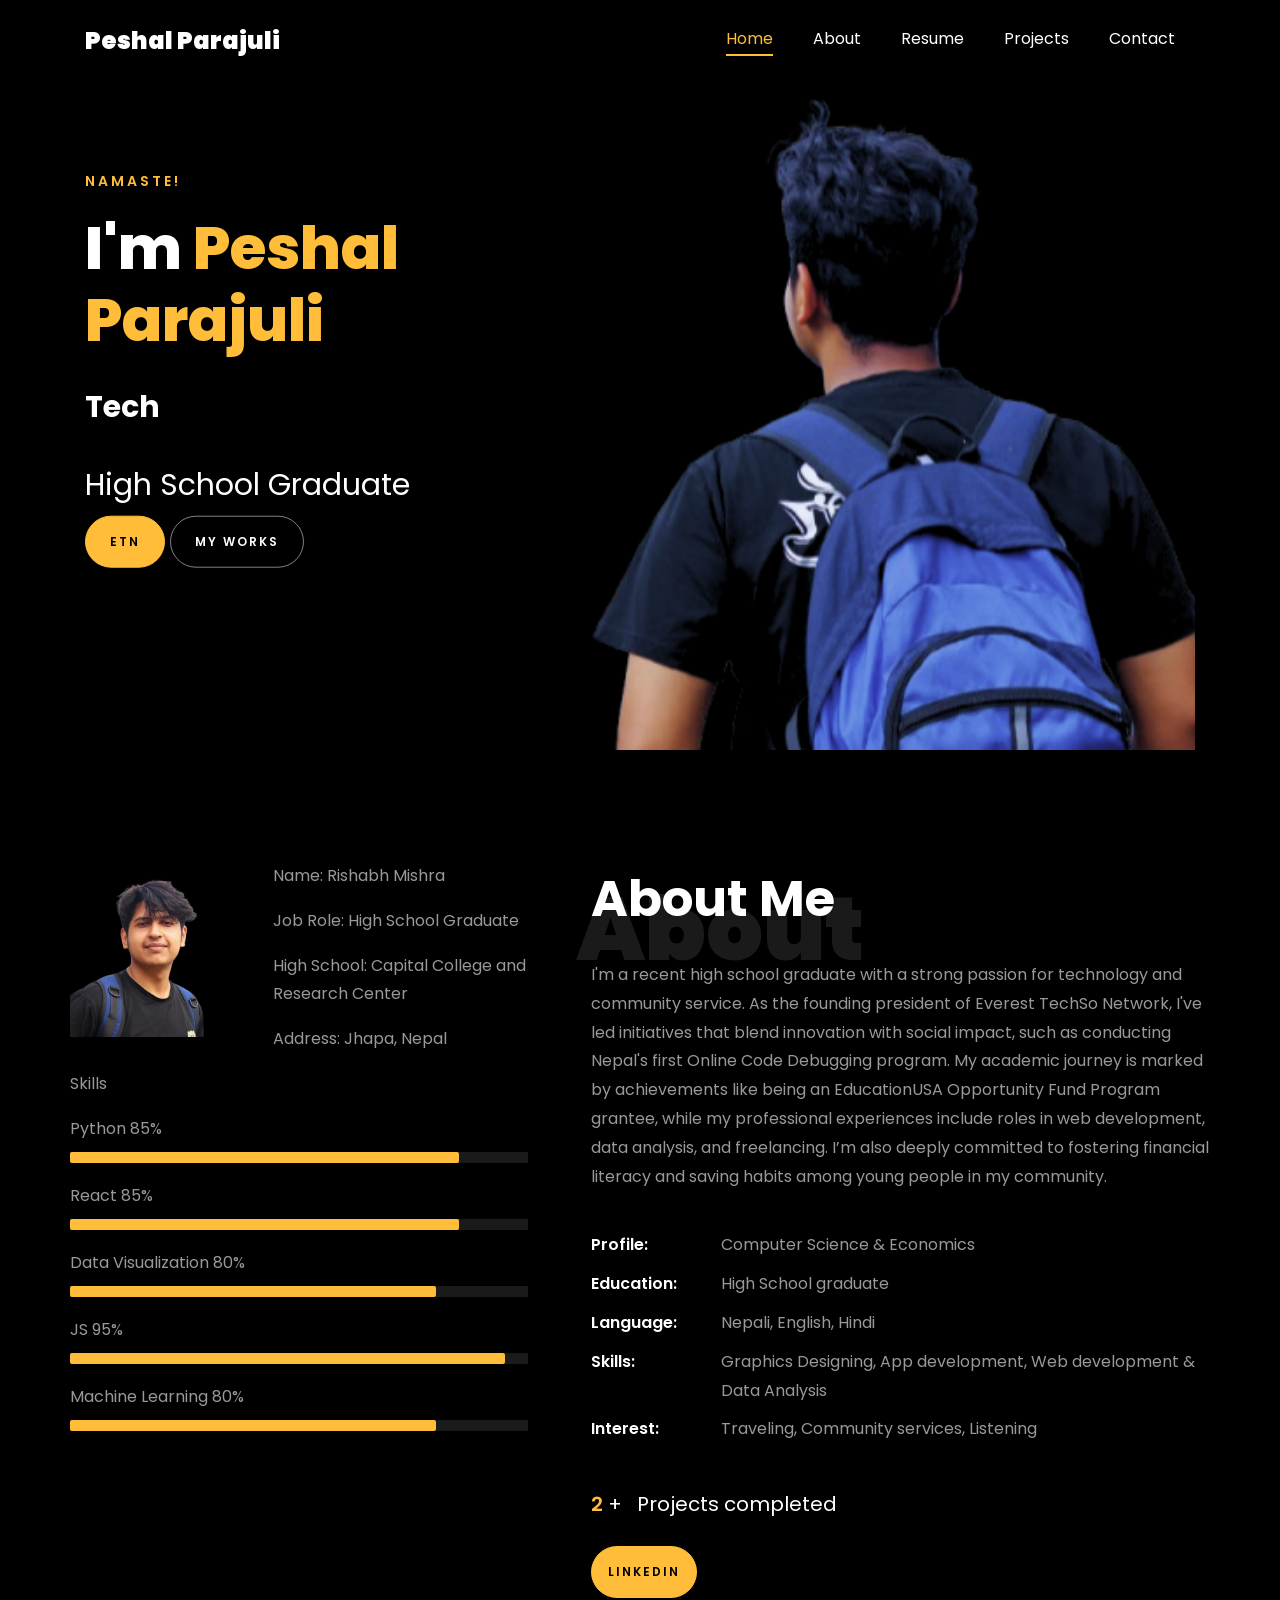
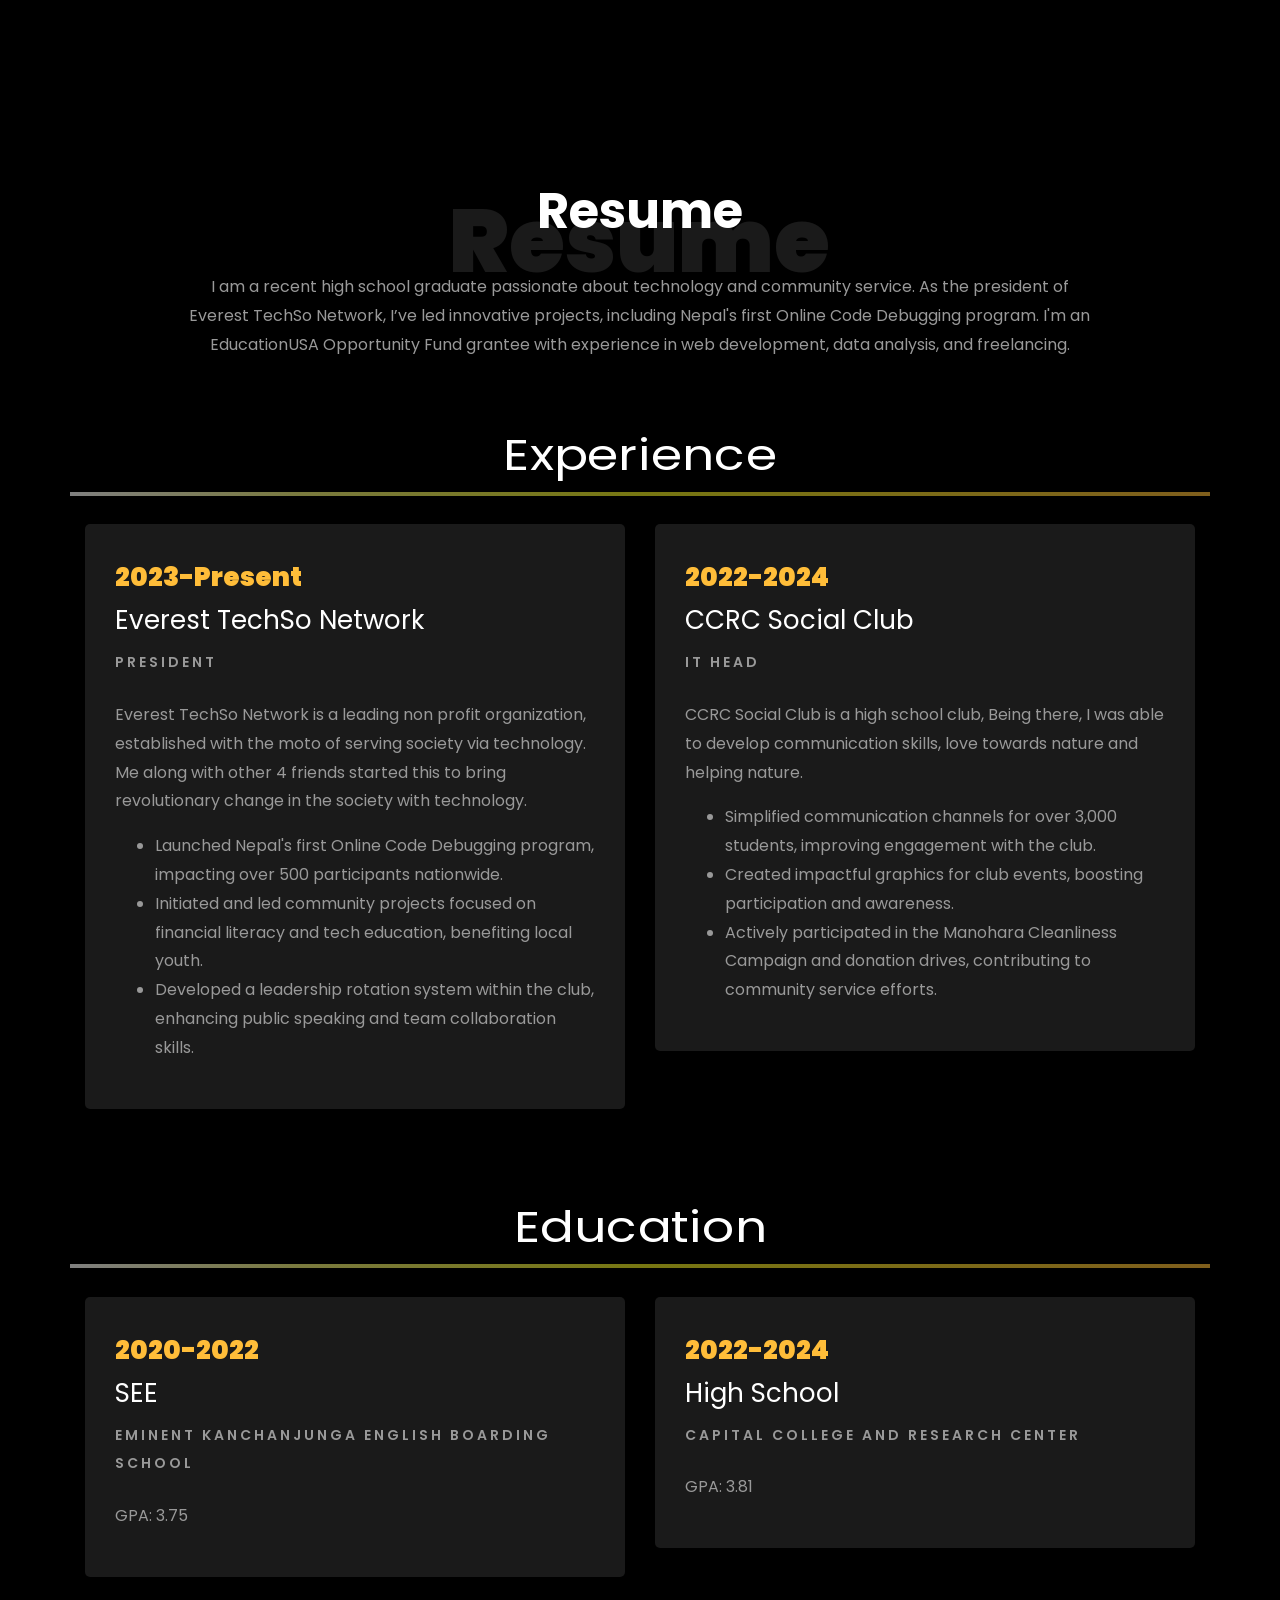
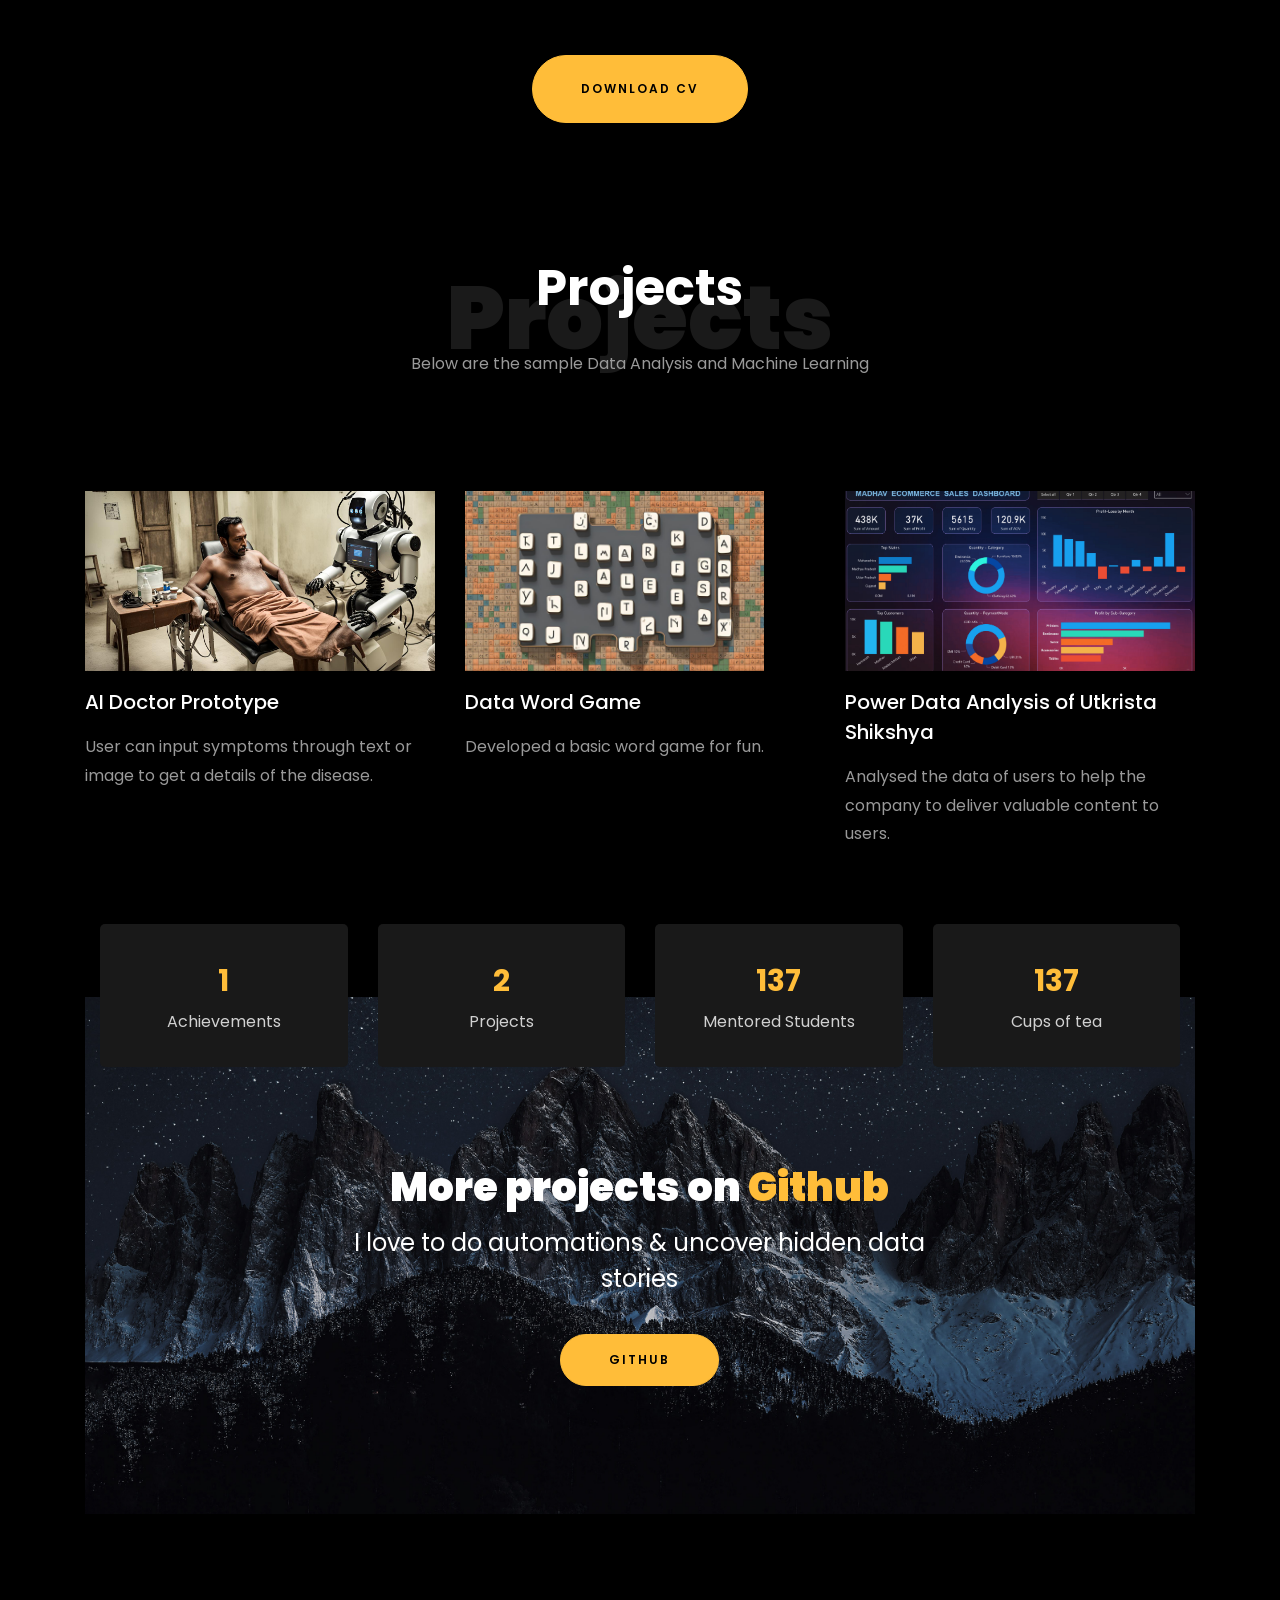
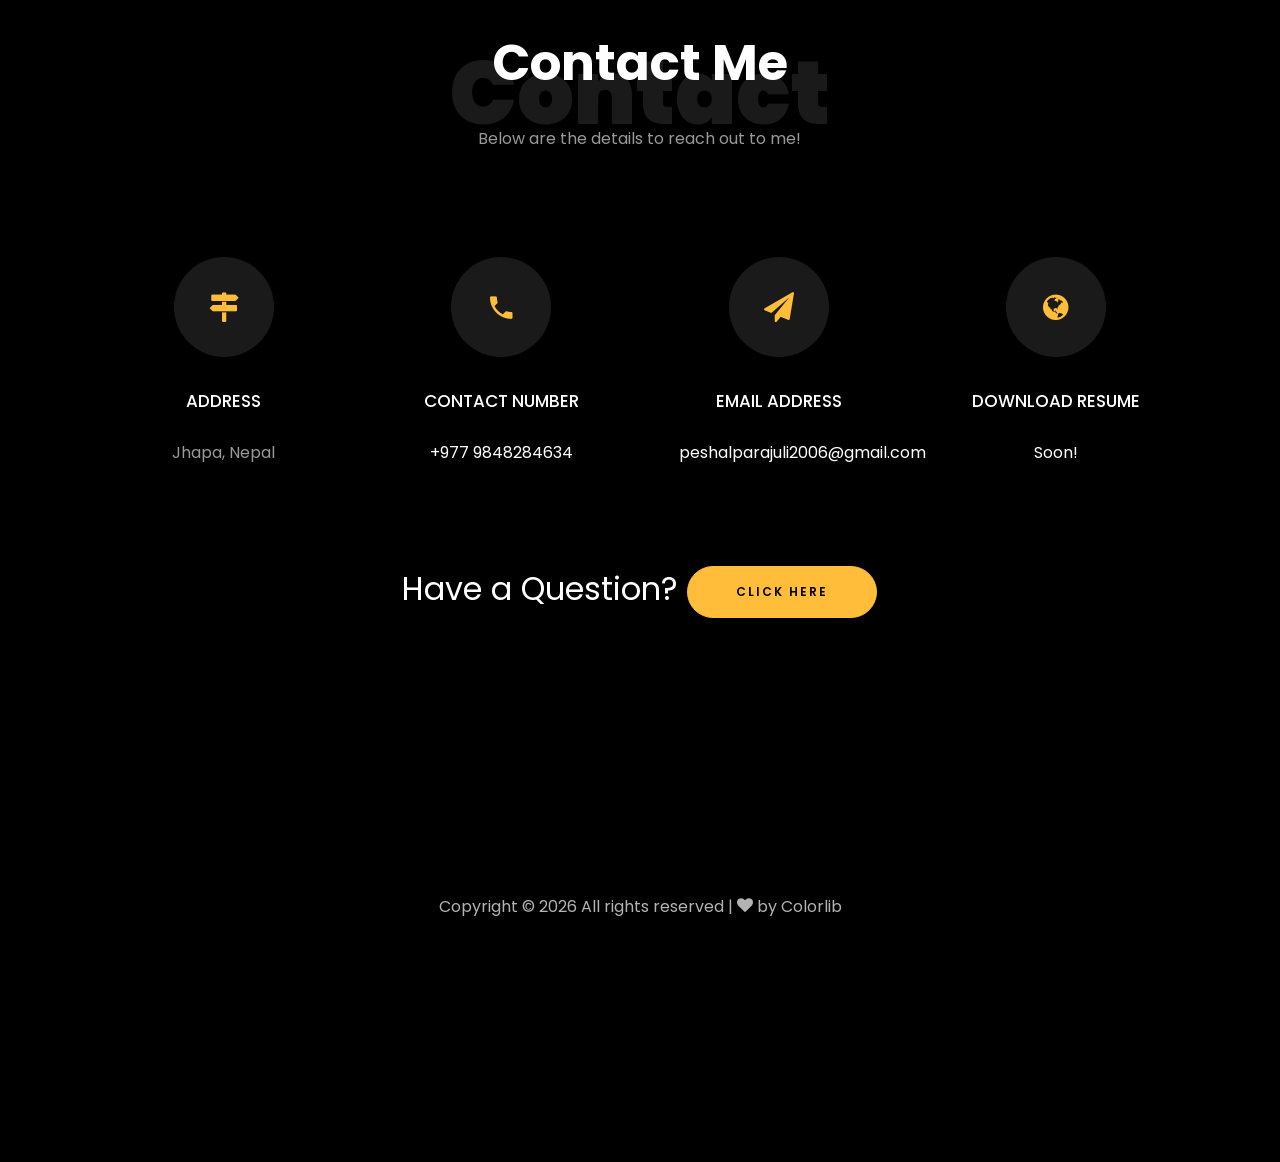
<file: Portfolio-Website-Template-main/index.html>
<!DOCTYPE html>
<html lang="en">

<head>
	<title>Peshal Parajuli</title>
	<meta charset="utf-8">
	<meta name="viewport" content="width=device-width, initial-scale=1, shrink-to-fit=no">

	<link href="https://fonts.googleapis.com/css?family=Poppins:100,200,300,400,500,600,700,800,900" rel="stylesheet">

	<link rel="stylesheet" href="css/open-iconic-bootstrap.min.css">
	<link rel="stylesheet" href="css/animate.css">

	<link rel="stylesheet" href="css/owl.carousel.min.css">
	<link rel="stylesheet" href="css/owl.theme.default.min.css">
	<link rel="stylesheet" href="css/magnific-popup.css">

	<link rel="stylesheet" href="css/aos.css">

	<link rel="stylesheet" href="css/ionicons.min.css">

	<link rel="stylesheet" href="css/flaticon.css">
	<link rel="stylesheet" href="css/icomoon.css">
	<link rel="stylesheet" href="css/style.css">



	<style>
		/*======================================
//--//-->   ABOUT
======================================*/

		.about-mf .box-shadow-full {
			padding-top: 4rem;
			padding-bottom: 4rem;
		}

		.about-mf .about-img {
			margin-bottom: 2rem;
		}

		.about-mf .about-img img {
			margin-left: 10px;
		}


		.skill-mf .progress {
			/* background-color: #cde1f8; */
			margin: .5rem 0 1.2rem 0;
			border-radius: 0;
			height: .7rem;
		}

		.skill-mf .progress .progress-bar {
			height: .7rem;
			background-color: #ffbd39;
		}


		/* Animation styles */
		#typing-animation {
			position: relative;
			font-size: 30px;
			font-weight: bold;
			color: rgb(255, 255, 255);
			overflow: hidden;
			white-space: nowrap;
			animation: typing 3s steps(20, end) infinite;
		}

		#typing-animation:before {
			content: "";
			/* position: absolute; */
			top: 0;
			left: 0;
			width: 0;
			height: 100%;
			background-color: #ccc;
			animation: typing-cursor 0.5s ease-in-out infinite;
		}

		@keyframes typing {
			from {
				width: 0;
			}

			to {
				width: 100%;
			}
		}

		@keyframes typing-cursor {
			from {
				width: 5px;
			}

			to {
				width: 0;
			}
		}


		/* project image zoom effect */

		.zoom-effect {
			overflow: hidden;
			transition: transform 0.3s ease-out;
		}

		.zoom-effect:hover {
			transform: scale(1.1);
		}
	</style>


</head>

<body data-spy="scroll" data-target=".site-navbar-target" data-offset="300">


	<nav class="navbar navbar-expand-lg navbar-dark ftco_navbar ftco-navbar-light site-navbar-target" id="ftco-navbar">
		<div class="container">
			<a class="navbar-brand" href="index.html">Peshal Parajuli</a>
			<button class="navbar-toggler js-fh5co-nav-toggle fh5co-nav-toggle" type="button" data-toggle="collapse"
				data-target="#ftco-nav" aria-controls="ftco-nav" aria-expanded="false" aria-label="Toggle navigation">
				<span class="oi oi-menu"></span> Menu
			</button>

			<div class="collapse navbar-collapse" id="ftco-nav">
				<ul class="navbar-nav nav ml-auto">
					<li class="nav-item"><a href="#home-section" class="nav-link"><span>Home</span></a></li>
					<li class="nav-item"><a href="#about-section" class="nav-link"><span>About</span></a></li>
					<li class="nav-item"><a href="#resume-section" class="nav-link"><span>Resume</span></a></li>
					<li class="nav-item"><a href="#project-section" class="nav-link"><span>Projects</span></a></li>
					<li class="nav-item"><a href="#contact-section" class="nav-link"><span>Contact</span></a></li>
				</ul>
			</div>
		</div>
	</nav>
	<section id="home-section" class="hero">
		<div class="home-slider  owl-carousel">
			<div class="slider-item ">
				<div class="overlay"></div>
				<div class="container">
					<div class="row d-md-flex no-gutters slider-text align-items-end justify-content-end"
						data-scrollax-parent="true">
						<div class="one-third js-fullheight order-md-last img"
							style="background-image:url(images/background.png);">
							<div class="overlay"></div>
						</div>
						<div class="one-forth d-flex  align-items-center ftco-animate"
							data-scrollax=" properties: { translateY: '70%' }">
							<div class="text">
								<span class="subheading">Namaste!</span>
								<h1 class="mb-4 mt-3">I'm <span>Peshal Parajuli</span></h1>

								<!-- Element to contain animated typing -->
								<span id="typing-animation"></span>

								<script>

									// Initialize the typing animation
									const typingAnimationElement = document.getElementById('typing-animation');

									// Create an array of typing text
									const typingTexts = [
										'Leader  ',
										'Tech Enthusiast  ',
										'Innovator   ',
									];

									// Create a function to display the typing animation for a given text
									function playTypingAnimation(text) {
										// Loop through each character and add it to the element
										for (let i = 0; i < text.length; i++) {
											setTimeout(() => {
												typingAnimationElement.textContent += text[i];
											}, i * 200); // Increase the delay to slow down the typing animation
										}

										// Once the animation is complete, reset the text and start over
										setTimeout(() => {
											typingAnimationElement.textContent = '';
											playTypingAnimation(typingTexts[(typingTexts.indexOf(text) + 1) % typingTexts.length]);
										}, text.length * 200);
									}

									// Start the typing animation loop
									playTypingAnimation(typingTexts[0]);

								</script>

								<br>
								<br>
								<h2>High School Graduate</h2>
								<!-- <h2 class="d-flex" style="margin-bottom: 0">With over 5 years of experience</h2> -->
								<!-- <br> -->
								<p><a href="https://www.evtechso.com" class="btn btn-primary py-3 px-4">ETN</a>
									<a href="https://github.com/parajulipeshal"
										class="btn btn-white btn-outline-white py-3 px-4">My works</a>
								</p>
							</div>
						</div>
					</div>
				</div>
			</div>
		</div>
	</section>



	<section class="ftco-about img ftco-section ftco-no-pb" id="about-section">
		<div class="container">
			<div class="row">
				<div class="row d-flex align-items-stretch">
					<!-- <div class="row d-flex"> -->
					<div class="col-md-6 col-lg-5 d-flex">
						<div class="img-about img d-flex align-items-stretch">
							<div class="overlay">
								<div class="row">
									<div class="col-sm-6 col-md-5">
										<div class="about-img">
											<img src="images/about-me.png" class="img-fluid rounded-full b-shadow-a" alt="">
										</div>
									</div>
									<!-- Details next to profile image -->
									<div class="col-sm-6 col-md-7">
										<div class="about-info">
											<p><span class="title-s">Name: </span> <span>Rishabh Mishra</span></p>
											<p><span class="title-s">Job Role: </span> <span>High School Graduate</span>
											</p>
											<p><span class="title-s">High School: </span> <span>Capital College and
													Research Center</span></p>
											<p><span class="title-s">Address: </span> <span>Jhapa, Nepal</span></p>
										</div>
									</div>
								</div>

								<div class="skill-mf">
									<p class="title-s">Skills</p>
									<span>Python</span> <span class="pull-right">85%</span>
									<div class="progress">
										<div class="progress-bar" role="progressbar" style="width: 85%;"
											aria-valuenow="85" aria-valuemin="0" aria-valuemax="100"></div>
									</div>

									<span>React</span> <span class="pull-right">85%</span>
									<div class="progress">
										<div class="progress-bar" role="progressbar" style="width: 85%"
											aria-valuenow="85" aria-valuemin="0" aria-valuemax="100"></div>
									</div>

									<span>Data Visualization</span> <span class="pull-right">80%</span>
									<div class="progress">
										<div class="progress-bar" role="progressbar" style="width: 80%"
											aria-valuenow="80" aria-valuemin="0" aria-valuemax="100"></div>
									</div>

									<span>JS</span> <span class="pull-right">95%</span>
									<div class="progress">
										<div class="progress-bar" role="progressbar" style="width: 95%"
											aria-valuenow="95" aria-valuemin="0" aria-valuemax="100"></div>
									</div>

									<span>Machine Learning</span> <span class="pull-right">80%</span>
									<div class="progress">
										<div class="progress-bar" role="progressbar" style="width: 80%"
											aria-valuenow="80" aria-valuemin="0" aria-valuemax="100"></div>
									</div>
								</div>
							</div>
						</div>
					</div>

					<div class="col-md-6 col-lg-7 pl-lg-5 pb-5">
						<div class="row justify-content-start pb-3">
							<div class="col-md-12 heading-section ftco-animate">

								<h1 class="big">About</h1>
								<h2 class="mb-4">About Me</h2>

								<p>I'm a recent high school graduate with a strong passion for technology and community
									service. As the founding president of Everest TechSo Network, I've led initiatives
									that blend innovation with social impact, such as conducting Nepal's first Online
									Code Debugging program. My academic journey is marked by achievements like being an
									EducationUSA Opportunity Fund Program grantee, while my professional experiences
									include roles in web development, data analysis, and freelancing. I’m also deeply
									committed to fostering financial literacy and saving habits among young people in my
									community.</p>
								<ul class="about-info mt-4 px-md-0 px-2">
									<li class="d-flex"><span>Profile:</span> <span>Computer Science &amp; Economics</span>
									</li>
									
									<li class="d-flex"><span>Education:</span> <span>High School graduate</span></li>
									<li class="d-flex"><span>Language:</span> <span>Nepali, English, Hindi</span></li>
									
									<li class="d-flex"><span>Skills:</span> <span>Graphics Designing, App development, Web development &amp; Data Analysis</span></li>
									<li class="d-flex"><span>Interest:</span> <span>Traveling, Community services,
											Listening</span></li>

								</ul>
							</div>
						</div>


						<div class="counter-wrap ftco-animate d-flex mt-md-3">
							<div class="text">
								<p class="mb-4">
									<span class="number" data-number="10">0</span> <span>+</span>
									<span>&nbsp; Projects completed</span>
								</p>
								<p><a href="https://www.linkedin.com/in/peshal-parajuli-7b401926b/"
										class="btn btn-primary py-3 px-3">LinkedIn</a></p>
							</div>
						</div>
					</div>
				</div>
			</div>
		</div>
	</section>




	<section class="ftco-section ftco-no-pb" id="resume-section">
		<div class="container">
			<div class="row justify-content-center pb-5">
				<div class="col-md-10 heading-section text-center ftco-animate">
					<h1 class="big big-2">Resume</h1>
					<h2 class="mb-4">Resume</h2>
					<p>I am a recent high school graduate passionate about technology and community service. As the president
						 of Everest TechSo Network, I’ve led innovative projects, including Nepal's first Online Code Debugging program. I'm an EducationUSA Opportunity Fund grantee with experience in web development, data analysis, and freelancing.</p>
				</div>
			</div>

			<div class="row">
				<h1 class="big-4">Experience</h1>
				<div class="underline"></div>
			</div>
			<br>

			<div class="row">
				<div class="col-md-6">
					<div class="resume-wrap ftco-animate">
						<span class="date">2023-Present</span>
						<h2>Everest TechSo Network</h2>
						<span class="position">President</span>
						<p class="mt-4">Everest TechSo Network is a leading non profit organization, established with the moto of
							serving society via technology. Me along with other 4 friends started this to bring revolutionary change in the society with technology.
						<ul>
							<li>Launched Nepal's first Online Code Debugging program, impacting over 500 participants nationwide.</li>
							<li>Initiated and led community projects focused on financial literacy and tech education, benefiting local youth.</li>
							<li>Developed a leadership rotation system within the club, enhancing public speaking and team collaboration skills.</li>
						</ul>
						</p>
					</div>

				</div>

				<div class="col-md-6">
					<div class="resume-wrap ftco-animate">
						<span class="date">2022-2024</span>
						<h2>CCRC Social Club</h2>
						<span class="position">IT Head</span>
						<p class="mt-4">CCRC Social Club is a high school club, Being there, I was able to develop communication skills,
							love towards nature and helping nature.
						<ul>
							<li>Simplified communication channels for over 3,000 students, improving engagement with the club.</li>
							<li>Created impactful graphics for club events, boosting participation and awareness.</li>
							<li>Actively participated in the Manohara Cleanliness Campaign and donation drives, contributing to community service efforts.</li>
						</ul>
						</p>
					</div>

				</div>
			</div>

			<br>
			<br>

			<div class="row">
				<h1 class="big-4">Education</h1>
				<div class="underline"></div>
			</div>
			<br>

			<div class="row">
				<div class="col-md-6">
					<div class="resume-wrap ftco-animate">
						<span class="date">2020-2022</span>
						<h2>SEE</h2>
						<span class="position">Eminent Kanchanjunga English Boarding School</span>
						<p class="mt-4">GPA: 3.75</p>
					</div>
				</div>

				<div class="col-md-6">
					<div class="resume-wrap ftco-animate">
						<span class="date">2022-2024</span>
						<h2>High School</h2>
						<span class="position">Capital College and Research Center</span>
						<p class="mt-4">GPA: 3.81</p>
					</div>
				</div>
			</div>

			<div class="row justify-content-center mt-5">
				<div class="col-md-6 text-center ftco-animate">
					<p><a href="" class="btn btn-primary py-4 px-5">Download CV</a></p>
				</div>
			</div>
		</div>
	</section>



	<section class="ftco-section" id="project-section">
		<div class="container">
			<div class="row justify-content-center mb-5 pb-5">
				<div class="col-md-7 heading-section text-center ftco-animate">
					<h1 class="big big-2">Projects</h1>
					<h2 class="mb-4">Projects</h2>
					<p>Below are the sample Data Analysis and Machine Learning </p>
				</div>
			</div>
			<div class="row d-flex">
				<div class="col-md-4 d-flex ftco-animate">
					<div class="blog-entry justify-content-end">
						<a href="https://github.com/rishabhnmishra/SQL_Music_Store_Analysis/blob/main/Music_Store_Query.sql"
							class="block-20 zoom-effect" style="background-image: url('images/doct.jpg');">
						</a>
						<div class="text mt-3 float-right d-block">

							<h3 class="heading"><a
									href="https://github.com/rishabhnmishra/SQL_Music_Store_Analysis/blob/main/Music_Store_Query.sql">AI Doctor Prototype</a></h3>
							<p>User can input symptoms through text or image to get a details of the disease.</p>
						</div>
					</div>
				</div>
				<div class="col-md-4 d-flex ftco-animate">
					<div class="blog-entry justify-content-end">
						<a href="https://github.com/rishabhnmishra/Python_Diwali_Sales_Analysis/blob/main/Diwali_Sales_Analysis.ipynb"
							class="block-20 zoom-effect" style="background-image: url('images/game.jpg');">
						</a>
						<div class="text mt-3 float-right d-block">

							<h3 class="heading"><a
									href="https://github.com/rishabhnmishra/Python_Diwali_Sales_Analysis/blob/main/Diwali_Sales_Analysis.ipynb">Data
									Word Game</a></h3>
							<p>Developed a basic word game for fun.</p>
						</div>
					</div>
				</div>
				<div class="col-md-4 d-flex ftco-animate">
					<div class="blog-entry">
						<a href="https://github.com/rishabhnmishra/Madhav_Store_Analysis_PowerBI/blob/main/Madhav%20Store%20dashboard.jpg"
							class="block-20 zoom-effect" style="background-image: url('images/proj_3.jpg');">
						</a>
						<div class="text mt-3 float-right d-block">

							<h3 class="heading"><a
									href="https://github.com/rishabhnmishra/Madhav_Store_Analysis_PowerBI/blob/main/Madhav%20Store%20dashboard.jpg">Power
									Data Analysis of Utkrista Shikshya</a></h3>
							<p>Analysed the data of users to help the company to deliver valuable content to users.</p>
						</div>
					</div>
				</div>
			</div>
			<br>
			<!-- added justify-content-center to center align the last two projects 
			<div class="row d-flex justify-content-center">
				<div class="col-md-4 d-flex ftco-animate">
					<div class="blog-entry justify-content-end">
						<a href="https://github.com/rishabhnmishra/sales_forecasting/tree/main"
							class="block-20 zoom-effect" style="background-image: url('images/proj_4.jpg');">
						</a>
						<div class="text mt-3 float-right d-block">

							<h3 class="heading"><a
									href="https://github.com/rishabhnmishra/sales_forecasting/tree/main">Sales Forecast-
									Time Series Forecasting</a></h3>
							<p>Used multiple machine learning models to forecast sales (retail store) and performed time
								series analysis.</p>
						</div>
					</div>
				</div>
				<div class="col-md-4 d-flex ftco-animate">
					<div class="blog-entry justify-content-end">
						<a href="https://github.com/rishabhnmishra/customer_segmentation/blob/main/Customer_Segmentation-final.ipynb"
							class="block-20 zoom-effect" style="background-image: url('images/proj_5.jpg');">
						</a>
						<div class="text mt-3 float-right d-block">

							<h3 class="heading"><a
									href="https://github.com/rishabhnmishra/customer_segmentation/blob/main/Customer_Segmentation-final.ipynb">Customer
									Segmentation using clustering model</a></h3>
							<p>Developed a ML model to give various recommendations of financial products &amp; services
								on target customer groups.</p>
						</div>
					</div>
				</div>
			</div>
		</div>
	</section>
-->

	<section class="ftco-section ftco-no-pt ftco-no-pb ftco-counter img" id="section-counter">
		<div class="container">
			<div class="row d-md-flex align-items-center">
				<div class="col-md d-flex justify-content-center counter-wrap ftco-animate">
					<div class="block-18">
						<div class="text">
							<strong class="number" data-number="5">0</strong>
							<span>Achievements</span>
						</div>
					</div>
				</div>
				<div class="col-md d-flex justify-content-center counter-wrap ftco-animate">
					<div class="block-18">
						<div class="text">
							<strong class="number" data-number="10">0</strong>
							<span>Projects</span>
						</div>
					</div>
				</div>
				<div class="col-md d-flex justify-content-center counter-wrap ftco-animate">
					<div class="block-18">
						<div class="text">
							<strong class="number" data-number="500">0</strong>
							<span>Mentored Students</span>
						</div>
					</div>
				</div>
				<div class="col-md d-flex justify-content-center counter-wrap ftco-animate">
					<div class="block-18">
						<div class="text">
							<strong class="number" data-number="500">0</strong>
							<span>Cups of tea</span>
						</div>
					</div>
				</div>
			</div>
		</div>

		<div class="ftco-section ftco-hireme img margin-top" style="background-image: url(images/bg_1.jpg)">
			<!-- <div class="container"> -->
			<div class="row justify-content-center">
				<div class="col-md-7 ftco-animate text-center">
					<h2>More projects on<span> Github </span> </h2>
					<div class="heading">
						<h4> I love to do automations &amp; uncover hidden data stories </h4>
						<br>
						<p><a href="https://github.com/rishabhnmishra" class="btn btn-primary py-3 px-5">GitHub</a></p>
					</div>
				</div>
			</div>
			<!-- </div> -->
		</div>
	</section>



	<section class="ftco-section contact-section ftco-no-pb" id="contact-section">
		<div class="container">
			<div class="row justify-content-center mb-5 pb-3">
				<div class="col-md-7 heading-section text-center ftco-animate">
					<h1 class="big big-2">Contact</h1>
					<h2 class="mb-4">Contact Me</h2>
					<p>Below are the details to reach out to me!</p>
				</div>
			</div>

			<div class="row d-flex contact-info mb-5">
				<div class="col-md-6 col-lg-3 d-flex ftco-animate">
					<div class="align-self-stretch box p-4 text-center">
						<div class="icon d-flex align-items-center justify-content-center">
							<span class="icon-map-signs"></span>
						</div>
						<h3 class="mb-4">Address</h3>
						<p>Jhapa, Nepal</p>
					</div>
				</div>
				<div class="col-md-6 col-lg-3 d-flex ftco-animate">
					<div class="align-self-stretch box p-4 text-center">
						<div class="icon d-flex align-items-center justify-content-center">
							<span class="icon-phone2"></span>
						</div>
						<h3 class="mb-4">Contact Number</h3>
						<p><a href="tel://0101010101">+977 9848284634</a></p>
					</div>
				</div>
				<div class="col-md-6 col-lg-3 d-flex ftco-animate">
					<div class="align-self-stretch box p-4 text-center">
						<div class="icon d-flex align-items-center justify-content-center">
							<span class="icon-paper-plane"></span>
						</div>
						<h3 class="mb-4">Email Address</h3>
						<p><a href="mailto:info@yoursite.com">peshalparajuli2006@gmail.com</a></p>
					</div>
				</div>
				<div class="col-md-6 col-lg-3 d-flex ftco-animate">
					<div class="align-self-stretch box p-4 text-center">
						<div class="icon d-flex align-items-center justify-content-center">
							<span class="icon-globe"></span>
						</div>
						<h3 class="mb-4">Download Resume</h3>
						<p><a href="#">Soon!</a></p>
					</div>
				</div>

				<div class="container">
					<br>
					<br>
					<div class="row justify-content-center">
						<div class="col-md-7 ftco-animate text-center">
							<h2>Have a<span> Question? </span> <a href="https://forms.gle/uLaTShUKXraAvHJ77"
									class="btn btn-primary py-3 px-5">Click Here</a> </h2>
						</div>
					</div>
					<br>
					<ul class="ftco-footer-social list-unstyled d-flex justify-content-center align-items-center mb-0">
						<li class="ftco-animate normal-txt">Find me on </li>
						<li class="ftco-animate"><a href="https://github.com/parajulipeshal"><span
									class="icon-github"></span></a></li>
						<li class="ftco-animate"><a href="https://www.linkedin.com/in/peshal-parajuli-7b401926b/"><span
									class="icon-linkedin"></span></a></li>
						<li class="ftco-animate"><a href="https://x.com/_parajulipeshal"><span
									class="icon-twitter"></span></a></li>
						<li class="ftco-animate"><a href="https://www.faacebook.com/krishalparajuli16"><span
									class="icon-facebook"></span></a></li>
						<li class="ftco-animate"><a href="https://www.instagram.com/krishal_parajuli/"><span
									class="icon-instagram"></span></a></li>
					</ul>
					<br>
				</div>
			</div>
	</section>




	<footer class="ftco-footer ftco-section">
		<div class="container">
			<div class="row">
				<div class="col-md-12 text-center">

					<p><!-- Link back to Colorlib can't be removed. Template is licensed under CC BY 3.0. -->
						Copyright &copy;
						<script>document.write(new Date().getFullYear());</script> All rights reserved |
						 <i class="icon-heart color-danger" aria-hidden="true"></i> by <a
							href="https://colorlib.com" target="_blank">Colorlib</a>
						<!-- Link back to Colorlib can't be removed. Template is licensed under CC BY 3.0. -->
					</p>
				</div>
			</div>
		</div>
	</footer>


	<!-- loader -->
	<div id="ftco-loader" class="show fullscreen"><svg class="circular" width="48px" height="48px">
			<circle class="path-bg" cx="24" cy="24" r="22" fill="none" stroke-width="4" stroke="#eeeeee" />
			<circle class="path" cx="24" cy="24" r="22" fill="none" stroke-width="4" stroke-miterlimit="10"
				stroke="#F96D00" />
		</svg></div>


	<script src="js/jquery.min.js"></script>
	<script src="js/jquery-migrate-3.0.1.min.js"></script>
	<script src="js/popper.min.js"></script>
	<script src="js/bootstrap.min.js"></script>
	<script src="js/jquery.easing.1.3.js"></script>
	<script src="js/jquery.waypoints.min.js"></script>
	<script src="js/jquery.stellar.min.js"></script>
	<script src="js/owl.carousel.min.js"></script>
	<script src="js/jquery.magnific-popup.min.js"></script>
	<script src="js/aos.js"></script>
	<script src="js/jquery.animateNumber.min.js"></script>
	<script src="js/scrollax.min.js"></script>

	<script src="js/main.js"></script>

</body>

</html>
</file>
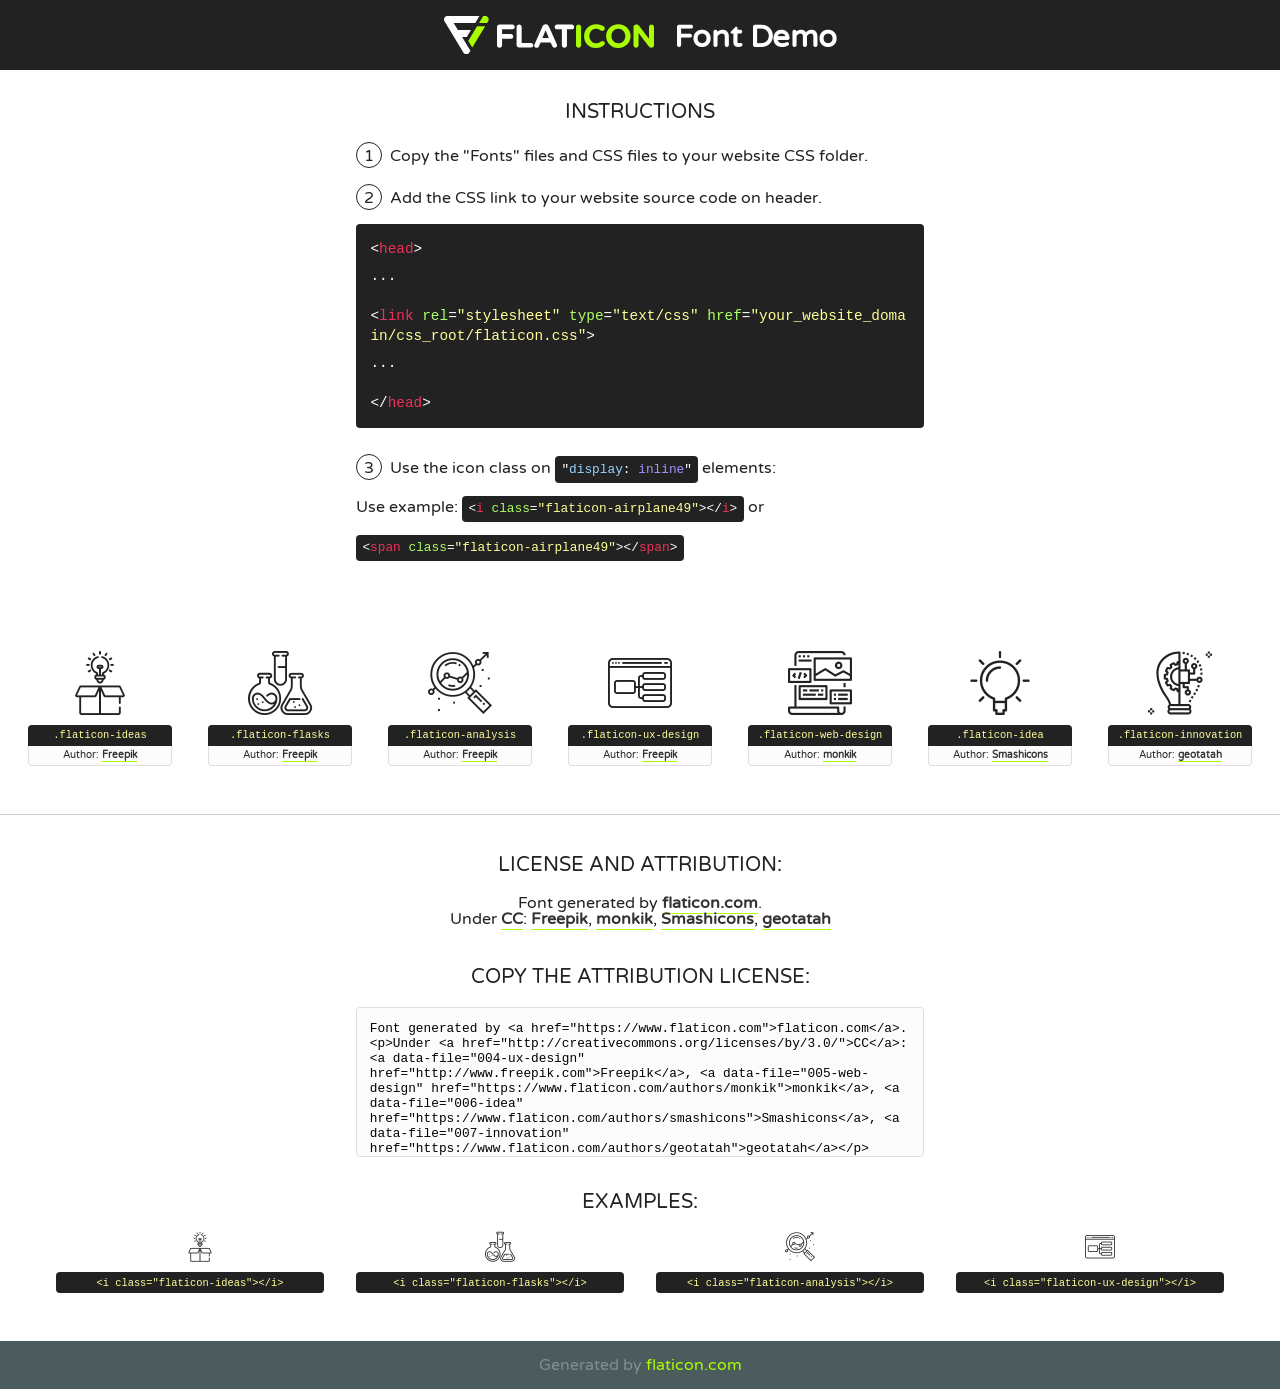
<file: Portfolio-Website-Template-main/fonts/flaticon/font/flaticon.html>
<!DOCTYPE html>
<!--
  Flaticon icon font: Flaticon
  Creation date: 20/03/2019 02:18
-->
<html>
<!DOCTYPE html>
<html>

<head>
    <title>Flaticon WebFont</title>
    <link href="http://fonts.googleapis.com/css?family=Varela+Round" rel="stylesheet" type="text/css" />
    <link rel="stylesheet" type="text/css" href="flaticon.css">
    <meta charset="UTF-8">
    <style>
    html, body, div, span, applet, object, iframe,
    h1, h2, h3, h4, h5, h6, p, blockquote, pre,
    a, abbr, acronym, address, big, cite, code,
    del, dfn, em, img, ins, kbd, q, s, samp,
    small, strike, strong, sub, sup, tt, var,
    b, u, i, center,
    dl, dt, dd, ol, ul, li,
    fieldset, form, label, legend,
    table, caption, tbody, tfoot, thead, tr, th, td,
    article, aside, canvas, details, embed, 
    figure, figcaption, footer, header, hgroup, 
    menu, nav, output, ruby, section, summary,
    time, mark, audio, video {
        margin: 0;
        padding: 0;
        border: 0;
        font-size: 100%;
        font: inherit;
        vertical-align: baseline;
    }
    /* HTML5 display-role reset for older browsers */
    article, aside, details, figcaption, figure, 
    footer, header, hgroup, menu, nav, section {
        display: block;
    }
    body {
        line-height: 1;
    }
    ol, ul {
        list-style: none;
    }
    blockquote, q {
        quotes: none;
    }
    blockquote:before, blockquote:after,
    q:before, q:after {
        content: '';
        content: none;
    }
    table {
        border-collapse: collapse;
        border-spacing: 0;
    }
    body {
        font-family: 'Varela Round', Helvetica, Arial, sans-serif;
        font-size: 16px;
        color: #222;
    }
    a {
        color: #333;
        border-bottom: 1px solid #a9fd00;
        font-weight: bold;
        text-decoration: none;
    }
    * {
        -moz-box-sizing: border-box;
        -webkit-box-sizing: border-box;
        box-sizing: border-box;
        margin: 0;
        padding: 0;
    }
    [class^="flaticon-"]:before, [class*=" flaticon-"]:before, [class^="flaticon-"]:after, [class*=" flaticon-"]:after {
        font-family: Flaticon;
        font-size: 30px;
        font-style: normal;
        margin-left: 20px;
        color: #333;
    }
    .wrapper {
        max-width: 600px;
        margin: auto;
        padding: 0 1em;
    }
    .title {
        font-size: 1.25em;
        text-align: center;
        margin-bottom: 1em;
        text-transform: uppercase;
    }
    header {
        text-align: center;
        background-color: #222;
        color: #fff;
        padding: 1em;
    }
    header .logo {
        width: 210px;
        height: 38px;
        display: inline-block;
        vertical-align: middle;
        margin-right: 1em;
        border: none;
    }
    header strong {
        font-size: 1.95em;
        font-weight: bold;
        vertical-align: middle;
        margin-top: 5px;
        display: inline-block;
    }
    .demo {
        margin: 2em auto;
        line-height: 1.25em;
    }
    .demo ul li {
        margin-bottom: 1em;
    }
    .demo ul li .num {
        color: #222;
        border-radius: 20px;
        display: inline-block;
        width: 26px;
        padding: 3px;
        height: 26px;
        text-align: center;
        margin-right: 0.5em;
        border: 1px solid #222;
    }
    .demo ul li code {
        background-color: #222;
        border-radius: 4px;
        padding: 0.25em 0.5em;
        display: inline-block;
        color: #fff;
        font-family: Consolas,Monaco,Lucida Console,Liberation Mono,DejaVu Sans Mono,Bitstream Vera Sans Mono,Courier New, monospace;
        font-weight: lighter;
        margin-top: 1em;
        font-size: 0.8em;
        word-break: break-all;
    }
    .demo ul li code.big {
        padding: 1em;
        font-size: 0.9em;
    }
    .demo ul li code .red {
        color: #EF3159;
    }
    .demo ul li code .green {
        color: #ACFF65;
    }
    .demo ul li code .yellow {
        color: #FFFF99;
    }
    .demo ul li code .blue {
        color: #99D3FF;
    }
    .demo ul li code .purple {
        color: #A295FF;
    }
    .demo ul li code .dots {
        margin-top: 0.5em;
        display: block;
    }
    #glyphs {
        border-bottom: 1px solid #ccc;
        padding: 2em 0;
        text-align: center;
    }
    .glyph {
        display: inline-block;
        width: 9em;
        margin: 1em;
        text-align: center;
        vertical-align: top;
        background: #FFF;
    }
    .glyph .glyph-icon {
        padding: 10px;
        display: block;
        font-family:"Flaticon";
        font-size: 64px;
        line-height: 1;
    }
    .glyph .glyph-icon:before {
        font-size: 64px;
        color: #222;
        margin-left: 0;
    }
    .class-name {
        font-size: 0.65em;
        background-color: #222;
        color: #fff;
        border-radius: 4px 4px 0 0;
        padding: 0.5em;
        color: #FFFF99;
        font-family: Consolas,Monaco,Lucida Console,Liberation Mono,DejaVu Sans Mono,Bitstream Vera Sans Mono,Courier New, monospace;
    }
    .author-name {
        font-size: 0.6em;
        background-color: #fcfcfd;
        border: 1px solid #DEDEE4;
        border-top: 0;
        border-radius: 0 0 4px 4px;
        padding: 0.5em;
    }
    .class-name:last-child {
        font-size: 10px;
        color:#888;
    }
    .class-name:last-child a {
        font-size: 10px;
        color:#555;
    }
    .class-name:last-child a:hover {
        color:#a9fd00;
    }
    .glyph > input {
        display: block;
        width: 100px;
        margin: 5px auto;
        text-align: center;
        font-size: 12px;
        cursor: text;
    }
    .glyph > input.icon-input {
        font-family:"Flaticon";
        font-size: 16px;
        margin-bottom: 10px;
    }
    .attribution .title {
        margin-top: 2em;
    }
    .attribution textarea {
        background-color: #fcfcfd;
        padding: 1em;
        border: none;
        box-shadow: none;
        border: 1px solid #DEDEE4;
        border-radius: 4px;
        resize: none;
        width: 100%;
        height: 150px;
        font-size: 0.8em;
        font-family: Consolas,Monaco,Lucida Console,Liberation Mono,DejaVu Sans Mono,Bitstream Vera Sans Mono,Courier New, monospace;
        -webkit-appearance: none;
    }
    .iconsuse {
        margin: 2em auto;
        text-align: center;
        max-width: 1200px;
    }
    .iconsuse:after {
        content: '';
        display: table;
        clear: both;
    }
    .iconsuse .image {
        float: left;
        width: 25%;
        padding: 0 1em;
    }
    .iconsuse .image p {
        margin-bottom: 1em;
    }
    .iconsuse .image span {
        display: block;
        font-size: 0.65em;
        background-color: #222;
        color: #fff;
        border-radius: 4px;
        padding: 0.5em;
        color: #FFFF99;
        margin-top: 1em;
        font-family: Consolas,Monaco,Lucida Console,Liberation Mono,DejaVu Sans Mono,Bitstream Vera Sans Mono,Courier New, monospace;
    }
    #footer {
        text-align: center;
        background-color: #4C5B5C;
        color: #7c9192;
        padding: 1em;
    }
    #footer a {
        border: none;
        color: #a9fd00;
        font-weight: normal;
    }
    @media (max-width: 960px) {
        .iconsuse .image {
            width: 50%;
        }
    }
    @media (max-width: 560px) {
        .iconsuse .image {
            width: 100%;
        }
    }
    </style>
</head>

<body class="characters-off">

    <header>
        <a href="https://www.flaticon.com" target="_blank" class="logo">
            <svg version="1.1" xmlns="http://www.w3.org/2000/svg" xmlns:xlink="http://www.w3.org/1999/xlink" xmlns:a="http://ns.adobe.com/AdobeSVGViewerExtensions/3.0/" viewBox="0 0 560.875 102.036" enable-background="new 0 0 560.875 102.036" xml:space="preserve">
                <defs>
                </defs>
                <g>
                    <g class="letters">
                        <path fill="#ffffff" d="M141.596,29.675c0-3.777,2.985-6.767,6.764-6.767h34.438c3.426,0,6.15,2.728,6.15,6.15
                        c0,3.43-2.724,6.149-6.15,6.149h-27.674v13.091h23.719c3.429,0,6.151,2.724,6.151,6.15c0,3.43-2.723,6.149-6.151,6.149h-23.719
                        v17.574c0,3.773-2.986,6.761-6.764,6.761c-3.779,0-6.764-2.989-6.764-6.761V29.675z"></path>
                        <path fill="#ffffff" d="M193.844,29.149c0-3.781,2.985-6.767,6.764-6.767c3.776,0,6.763,2.985,6.763,6.767v42.957h25.039
                        c3.426,0,6.149,2.726,6.149,6.153c0,3.425-2.723,6.15-6.149,6.15h-31.802c-3.779,0-6.764-2.986-6.764-6.768V29.149z"></path>
                        <path fill="#ffffff" d="M241.891,75.71l21.438-48.407c1.492-3.341,4.215-5.357,7.906-5.357h0.792
                        c3.686,0,6.323,2.017,7.815,5.357l21.439,48.407c0.436,0.967,0.701,1.845,0.701,2.723c0,3.602-2.809,6.501-6.414,6.501
                        c-3.161,0-5.269-1.845-6.499-4.655l-4.132-9.661h-27.059l-4.301,10.102c-1.144,2.631-3.426,4.214-6.237,4.214
                        c-3.517,0-6.24-2.81-6.24-6.325C241.1,77.64,241.451,76.677,241.891,75.71z M279.932,58.666l-8.521-20.297l-8.526,20.297H279.932
                        z"></path>
                        <path fill="#ffffff" d="M314.864,35.387H301.86c-3.429,0-6.239-2.813-6.239-6.238c0-3.429,2.811-6.24,6.239-6.24h39.533
                        c3.426,0,6.237,2.811,6.237,6.24c0,3.425-2.811,6.238-6.237,6.238h-13.001v42.785c0,3.773-2.99,6.761-6.764,6.761
                        c-3.779,0-6.764-2.989-6.764-6.761V35.387z"></path>
                        <path fill="#A9FD00" d="M352.615,29.149c0-3.781,2.985-6.767,6.767-6.767c3.774,0,6.761,2.985,6.761,6.767v49.024
                        c0,3.773-2.987,6.761-6.761,6.761c-3.781,0-6.767-2.989-6.767-6.761V29.149z"></path>
                        <path fill="#A9FD00" d="M374.132,53.836v-0.179c0-17.481,13.178-31.801,32.065-31.801c9.22,0,15.459,2.458,20.557,6.238
                        c1.402,1.054,2.637,2.985,2.637,5.357c0,3.692-2.985,6.59-6.681,6.59c-1.845,0-3.071-0.702-4.044-1.319
                        c-3.776-2.813-7.729-4.393-12.562-4.393c-10.364,0-17.831,8.611-17.831,19.154v0.173c0,10.542,7.291,19.329,17.831,19.329
                        c5.715,0,9.492-1.756,13.359-4.834c1.049-0.874,2.458-1.491,4.039-1.491c3.429,0,6.325,2.813,6.325,6.236
                        c0,2.106-1.056,3.78-2.282,4.834c-5.539,4.834-12.036,7.733-21.878,7.733C387.572,85.464,374.132,71.493,374.132,53.836z"></path>
                        <path fill="#A9FD00" d="M433.009,53.836v-0.179c0-17.481,13.79-31.801,32.766-31.801c18.981,0,32.592,14.143,32.592,31.628v0.173
                        c0,17.483-13.785,31.807-32.769,31.807C446.625,85.464,433.009,71.32,433.009,53.836z M484.224,53.836v-0.179
                        c0-10.539-7.725-19.326-18.626-19.326c-10.893,0-18.449,8.611-18.449,19.154v0.173c0,10.542,7.73,19.329,18.626,19.329
                        C476.676,72.986,484.224,64.378,484.224,53.836z"></path>
                        <path fill="#A9FD00" d="M506.233,29.321c0-3.774,2.99-6.763,6.767-6.763h1.401c3.252,0,5.183,1.583,7.029,3.953l26.093,34.265
                        V29.059c0-3.692,2.99-6.677,6.681-6.677c3.683,0,6.671,2.985,6.671,6.677v48.934c0,3.78-2.987,6.765-6.764,6.765h-0.436
                        c-3.257,0-5.188-1.581-7.034-3.953l-27.056-35.492v32.944c0,3.687-2.985,6.676-6.678,6.676c-3.683,0-6.673-2.989-6.673-6.676
                        V29.321z"></path>
                    </g>
                    <g class="insignia">
                        <path fill="#ffffff" d="M48.372,56.137h12.517l11.156-18.537H37.186L25.688,18.539h57.825L94.668,0H9.271
                        C5.925,0,2.842,1.801,1.198,4.716c-1.644,2.907-1.593,6.482,0.134,9.343l50.38,83.501c1.678,2.781,4.689,4.476,7.938,4.476
                        c3.246,0,6.257-1.695,7.935-4.476l2.898-4.804L48.372,56.137z"></path>
                        <g class="i">
                            <path fill="#A9FD00" d="M93.575,18.539h0.031v0.004l21.652,0.004l2.705-4.488c1.727-2.861,1.778-6.436,0.133-9.343
                            C116.454,1.801,113.371,0,110.026,0h-5.294L93.575,18.539z"></path>
                            <polygon fill="#A9FD00" points="88.291,27.356 64.725,66.486 75.519,84.404 109.942,27.356"></polygon>
                        </g>
                    </g>
                </g>
            </svg>
        </a>
        <strong>Font Demo</strong>
    </header>


    <section class="demo wrapper">

        <p class="title">Instructions</p>

        <ul>
            <li>
                <span class="num">1</span>Copy the "Fonts" files and CSS files to your website CSS folder.
            </li>
            <li>
                <span class="num">2</span>Add the CSS link to your website source code on header.
                <code class="big">
                    &lt;<span class="red">head</span>&gt;
                    <br/><span class="dots">...</span>
                    <br/>&lt;<span class="red">link</span> <span class="green">rel</span>=<span class="yellow">"stylesheet"</span> <span class="green">type</span>=<span class="yellow">"text/css"</span> <span class="green">href</span>=<span class="yellow">"your_website_domain/css_root/flaticon.css"</span>&gt;
                    <br/><span class="dots">...</span>
                    <br/>&lt;/<span class="red">head</span>&gt;
                </code>
            </li>

            <li>
                <p>
                    <span class="num">3</span>Use the icon class on <code>"<span class="blue">display</span>:<span class="purple"> inline</span>"</code> elements:
                    <br />
                    Use example: <code>&lt;<span class="red">i</span> <span class="green">class</span>=<span class="yellow">&quot;flaticon-airplane49&quot;</span>&gt;&lt;/<span class="red">i</span>&gt;</code> or <code>&lt;<span class="red">span</span> <span class="green">class</span>=<span class="yellow">&quot;flaticon-airplane49&quot;</span>&gt;&lt;/<span class="red">span</span>&gt;</code>
            </li>
        </ul>

    </section>




   <section id="glyphs">          
    
      
        <div class="glyph"><div class="glyph-icon flaticon-ideas"></div>
            <div class="class-name">.flaticon-ideas</div>
            <div class="author-name">Author: <a data-file="001-ideas" href="http://www.freepik.com">Freepik</a> </div> 
        </div>        
        
        <div class="glyph"><div class="glyph-icon flaticon-flasks"></div>
            <div class="class-name">.flaticon-flasks</div>
            <div class="author-name">Author: <a data-file="002-flasks" href="http://www.freepik.com">Freepik</a> </div> 
        </div>        
        
        <div class="glyph"><div class="glyph-icon flaticon-analysis"></div>
            <div class="class-name">.flaticon-analysis</div>
            <div class="author-name">Author: <a data-file="003-analysis" href="http://www.freepik.com">Freepik</a> </div> 
        </div>        
        
        <div class="glyph"><div class="glyph-icon flaticon-ux-design"></div>
            <div class="class-name">.flaticon-ux-design</div>
            <div class="author-name">Author: <a data-file="004-ux-design" href="http://www.freepik.com">Freepik</a> </div> 
        </div>        
        
        <div class="glyph"><div class="glyph-icon flaticon-web-design"></div>
            <div class="class-name">.flaticon-web-design</div>
            <div class="author-name">Author: <a data-file="005-web-design" href="https://www.flaticon.com/authors/monkik">monkik</a> </div> 
        </div>        
        
        <div class="glyph"><div class="glyph-icon flaticon-idea"></div>
            <div class="class-name">.flaticon-idea</div>
            <div class="author-name">Author: <a data-file="006-idea" href="https://www.flaticon.com/authors/smashicons">Smashicons</a> </div> 
        </div>        
        
        <div class="glyph"><div class="glyph-icon flaticon-innovation"></div>
            <div class="class-name">.flaticon-innovation</div>
            <div class="author-name">Author: <a data-file="007-innovation" href="https://www.flaticon.com/authors/geotatah">geotatah</a> </div> 
        </div>        
        

    </section>



    <section class="attribution wrapper"   style="text-align:center;">

      <div class="title">License and attribution:</div><div class="attrDiv">Font generated by <a href="https://www.flaticon.com">flaticon.com</a>. <div><p>Under <a href="http://creativecommons.org/licenses/by/3.0/">CC</a>: <a data-file="004-ux-design" href="http://www.freepik.com">Freepik</a>, <a data-file="005-web-design" href="https://www.flaticon.com/authors/monkik">monkik</a>, <a data-file="006-idea" href="https://www.flaticon.com/authors/smashicons">Smashicons</a>, <a data-file="007-innovation" href="https://www.flaticon.com/authors/geotatah">geotatah</a></p>  </div>
      </div>
      <div class="title">Copy the Attribution License:</div>

    <textarea onclick="this.focus();this.select();">Font generated by &lt;a href=&quot;https://www.flaticon.com&quot;&gt;flaticon.com&lt;/a&gt;. <p>Under <a href="http://creativecommons.org/licenses/by/3.0/">CC</a>: <a data-file="004-ux-design" href="http://www.freepik.com">Freepik</a>, <a data-file="005-web-design" href="https://www.flaticon.com/authors/monkik">monkik</a>, <a data-file="006-idea" href="https://www.flaticon.com/authors/smashicons">Smashicons</a>, <a data-file="007-innovation" href="https://www.flaticon.com/authors/geotatah">geotatah</a></p>  
     </textarea>

    </section>

    <section class="iconsuse">

          <div class="title">Examples:</div>            
             
            <div class="image">
                <p>
                    <i class="glyph-icon flaticon-ideas"></i> 
                    <span>&lt;i class=&quot;flaticon-ideas&quot;&gt;&lt;/i&gt;</span>
                </p>
            </div>
            
            <div class="image">
                <p>
                    <i class="glyph-icon flaticon-flasks"></i> 
                    <span>&lt;i class=&quot;flaticon-flasks&quot;&gt;&lt;/i&gt;</span>
                </p>
            </div>
            
            <div class="image">
                <p>
                    <i class="glyph-icon flaticon-analysis"></i> 
                    <span>&lt;i class=&quot;flaticon-analysis&quot;&gt;&lt;/i&gt;</span>
                </p>
            </div>
            
            <div class="image">
                <p>
                    <i class="glyph-icon flaticon-ux-design"></i> 
                    <span>&lt;i class=&quot;flaticon-ux-design&quot;&gt;&lt;/i&gt;</span>
                </p>
            </div>
                       
        </div>
                            
    </section>

<div id="footer">
    <div>Generated by <a href="https://www.flaticon.com">flaticon.com</a>
    </div>
</div>



</body>
</html>
</file>
<file: assets/css/world.css>
/* =========================================================================
   Peshal's little world
   Palette: warm ivory, dark ink, brick red, moss green. Paper, not glass.
   ========================================================================= */

:root {
  /* page */
  --bg: #f3ecdf;
  --bg-2: #ebe2d1;
  --fg: #1f1d1a;
  --muted: #5d564c;
  --rule: #cdbfa6;
  --brick: #a8432f;
  --brick-ink: #8e3524;
  --moss: #5f7a3a;
  --moss-ink: #46602a;
  --ink: #1f1d1a;
  --paper: #fbf7ef;
  --manila: #e2c993;
  --manila-in: #efe0bd;
  --focus: #a8432f;
  --hard-shadow: 4px 4px 0 var(--ink);
  --noise-opacity: .32;

  /* scene */
  --s-sky: #efe6d5;
  --s-paper: #f6f0e4;
  --s-top: #ece2cf;
  --s-floor: #e2d6be;
  --s-brick: #b5543c;
  --s-brick-d: #8f3f2c;
  --s-brick-dd: #6e2f21;
  --s-brick-line: rgba(70, 25, 15, .45);
  --s-moss: #6b8a3e;
  --s-moss-l: #8ea95d;
  --s-moss-d: #4b6430;
  --s-ink: #1f1d1a;
  --s-ink-2: #36322d;
  --s-ink-3: #57514a;
  --s-wood: #94603a;
  --s-wood-d: #5e3b20;
  --s-sand: #d9c39b;
  --s-stone: #bdb3a2;
  --s-stone-d: #8f8575;
  --s-water: #93b8bf;
  --s-roof: #5b3a25;
  --s-gold: #d6a63a;
  --s-window: #dfe4d8;
  --s-screen: #a9cdb5;
  --s-glow: rgba(255, 196, 92, 0);
  --s-shadow: rgba(31, 29, 26, .16);
  --s-cliff: #9a4a33;
  --s-cliff-face: #7b3a28;
  --s-led-g: #5fa046;
  --s-led-a: #d79a2b;
  --led-speed: 2.6s;

  --font-display: "Fraunces", "Iowan Old Style", Georgia, serif;
  --font-body: "IBM Plex Sans", system-ui, -apple-system, "Segoe UI", sans-serif;
  --font-mono: "IBM Plex Mono", ui-monospace, "SFMono-Regular", Menlo, monospace;
  --font-deva: "Noto Serif Devanagari", "Kohinoor Devanagari", "Mangal", serif;

  --gutter: clamp(16px, 4vw, 48px);
  --ease-out: cubic-bezier(.2, .75, .2, 1);
  color-scheme: light;
}

/* ---------- Evening ---------- */
:root[data-light="evening"] {
  --bg: #1b1f2b;
  --bg-2: #222736;
  --fg: #efe6d3;
  --muted: #b8ae9c;
  --rule: #3b4153;
  --brick: #d8664c;
  --brick-ink: #e88068;
  --moss: #95b562;
  --moss-ink: #a9c777;
  --ink: #0f1118;
  --paper: #262b3b;
  --manila: #b99c62;
  --manila-in: #2b3042;
  --focus: #ffb36b;
  --hard-shadow: 4px 4px 0 #0b0d13;
  --noise-opacity: .18;

  --s-sky: #1b1f2b;
  --s-paper: #d8ccb4;
  --s-top: #cfc2a8;
  --s-floor: #3a3428;
  --s-brick: #94452f;
  --s-brick-d: #723426;
  --s-brick-dd: #55261b;
  --s-moss: #4c6a33;
  --s-moss-l: #627f40;
  --s-moss-d: #354a24;
  --s-wood: #7a4f30;
  --s-sand: #b8a27c;
  --s-stone: #9e9586;
  --s-water: #6f93a0;
  --s-window: #ffcf6e;
  --s-screen: #c5ffd2;
  --s-glow: rgba(255, 196, 92, .38);
  --s-shadow: rgba(0, 0, 0, .32);
  --s-cliff: #7c3b29;
  --s-cliff-face: #5a2a1e;
  --s-led-g: #8cff6a;
  --s-led-a: #ffc14d;
  color-scheme: dark;
}

/* ---------- Base ---------- */
*, *::before, *::after { box-sizing: border-box; }
html { scroll-behavior: smooth; -webkit-text-size-adjust: 100%; }
@media (prefers-reduced-motion: reduce) { html { scroll-behavior: auto; } }
body {
  margin: 0;
  background-color: var(--bg);
  color: var(--fg);
  font: 400 1.0625rem/1.6 var(--font-body);
  transition: background-color .5s ease, color .5s ease;
  overflow-x: hidden;
}
body::before { /* paper grain */
  content: ""; position: fixed; inset: 0; pointer-events: none; z-index: 0;
  opacity: var(--noise-opacity);
  background-image: url("data:image/svg+xml,%3Csvg xmlns='http://www.w3.org/2000/svg' width='220' height='220'%3E%3Cfilter id='n'%3E%3CfeTurbulence type='fractalNoise' baseFrequency='.85' numOctaves='3' stitchTiles='stitch'/%3E%3CfeColorMatrix values='0 0 0 0 .35 0 0 0 0 .3 0 0 0 0 .22 0 0 0 .55 0'/%3E%3C/filter%3E%3Crect width='100%25' height='100%25' filter='url(%23n)'/%3E%3C/svg%3E");
  mix-blend-mode: multiply;
}
:root[data-light="evening"] body::before { mix-blend-mode: soft-light; }
main, .topbar, .foot { position: relative; z-index: 1; }
img { max-width: 100%; height: auto; display: block; }
a { color: inherit; text-decoration-thickness: 1.5px; text-underline-offset: .18em; }
a:hover { color: var(--brick); }
:focus-visible { outline: 3px solid var(--focus); outline-offset: 3px; border-radius: 3px; }
code, kbd, pre { font-family: var(--font-mono); font-size: .9em; }
kbd { border: 1.5px solid currentColor; border-radius: 4px; padding: 0 .3em; font-size: .8em; }
.sr-only { position: absolute !important; width: 1px; height: 1px; overflow: hidden; clip: rect(0 0 0 0); clip-path: inset(50%); white-space: nowrap; }
.deva { font-family: var(--font-deva); font-weight: 500; }
.mono { font-family: var(--font-mono); }
[hidden] { display: none !important; }

.skip {
  position: absolute; left: 12px; top: -60px; z-index: 50;
  background: var(--ink); color: #fbf7ef; padding: .6em 1em; border-radius: 4px; text-decoration: none;
}
.skip:focus { top: 12px; color: #fbf7ef; }

/* ---------- Top bar ---------- */
.topbar {
  position: sticky; top: 0; z-index: 20;
  display: flex; align-items: center; gap: 1rem;
  padding: .7rem var(--gutter);
  background: color-mix(in srgb, var(--bg) 92%, transparent);
  border-bottom: 1.5px solid var(--rule);
  backdrop-filter: none;
}
.wordmark {
  display: inline-flex; align-items: center; gap: .55rem; text-decoration: none;
  font: 600 1.05rem/1 var(--font-display); letter-spacing: -.01em; margin-right: auto;
}
.wordmark-mark { width: 30px; height: 30px; flex: none; }
.nav { display: flex; gap: .25rem; list-style: none; margin: 0; padding: 0; }
.nav a {
  display: inline-block; padding: .45rem .75rem; text-decoration: none;
  font: 500 .82rem/1 var(--font-mono); text-transform: uppercase; letter-spacing: .08em;
  border-radius: 999px;
}
.nav a:hover { background: var(--bg-2); color: var(--fg); }
.light-toggle {
  display: inline-flex; align-items: center; gap: .5rem;
  font: 500 .78rem/1 var(--font-mono); text-transform: uppercase; letter-spacing: .08em;
  color: var(--fg); background: var(--paper); border: 1.5px solid var(--fg);
  padding: .45rem .75rem .45rem .5rem; border-radius: 999px; cursor: pointer;
  box-shadow: 2px 2px 0 var(--fg);
}
.light-toggle:active { transform: translate(1px, 1px); box-shadow: 1px 1px 0 var(--fg); }
.light-icon { position: relative; width: 18px; height: 18px; }
.light-icon .sun, .light-icon .moon { position: absolute; inset: 0; border-radius: 50%; transition: opacity .3s, transform .4s var(--ease-out); }
.light-icon .sun { background: var(--s-gold); box-shadow: 0 0 0 3px color-mix(in srgb, var(--s-gold) 35%, transparent); }
.light-icon .moon { background: transparent; box-shadow: inset -5px -2px 0 0 #ffd37a; opacity: 0; transform: rotate(-40deg); }
[data-light="evening"] .light-icon .sun { opacity: 0; transform: scale(.4); }
[data-light="evening"] .light-icon .moon { opacity: 1; transform: none; }
@media (max-width: 520px) {
  .wordmark span { display: none; }
  .nav a { padding: .45rem .5rem; font-size: .75rem; }
  .light-label { position: absolute; width: 1px; height: 1px; overflow: hidden; clip-path: inset(50%); }
  .light-toggle { padding: .45rem; }
}

/* ---------- Hero ---------- */
.hero {
  display: grid;
  grid-template-columns: minmax(18rem, 27rem) minmax(0, 1fr);
  align-items: center;
  gap: clamp(1rem, 3vw, 3rem);
  padding: clamp(1rem, 3vw, 2.5rem) var(--gutter) 1rem;
  min-height: calc(100svh - 58px);
}
.hero-copy { position: relative; z-index: 2; }
.eyebrow {
  font: 500 .8rem/1.4 var(--font-mono); letter-spacing: .06em; color: var(--muted);
  margin: 0 0 1rem;
}
.eyebrow .deva { font-size: 1.05rem; color: var(--brick); letter-spacing: 0; }
h1 {
  font: 800 clamp(2.6rem, 5.4vw, 4.6rem)/.95 var(--font-display);
  font-variation-settings: "SOFT" 60, "opsz" 144;
  letter-spacing: -.035em; margin: 0 0 1.25rem;
}
h1 .by { display: block; font-style: italic; font-weight: 500; color: var(--brick); font-variation-settings: "SOFT" 100, "opsz" 144; }
.lede { font-size: 1.15rem; line-height: 1.55; margin: 0 0 .75rem; max-width: 34ch; }
.lede-2 { color: var(--muted); margin: 0 0 1.6rem; max-width: 36ch; }
.hero-actions { display: flex; flex-wrap: wrap; gap: .75rem; }
.btn {
  display: inline-flex; align-items: center; gap: .5rem;
  padding: .85rem 1.25rem; min-height: 48px;
  font: 600 1rem/1 var(--font-body); text-decoration: none; border-radius: 6px;
  border: 2px solid var(--fg); transition: transform .15s var(--ease-out), box-shadow .15s var(--ease-out);
}
.btn-primary { background: var(--brick); color: #fff8ee; border-color: var(--fg); box-shadow: var(--hard-shadow); }
:root[data-light="evening"] .btn-primary { color: #1b1f2b; }
.btn-primary:hover { color: #fff8ee; transform: translate(-1px, -1px); box-shadow: 5px 5px 0 var(--fg); }
:root[data-light="evening"] .btn-primary:hover { color: #1b1f2b; }
.btn-quiet { background: transparent; }
.btn-quiet:hover { background: var(--bg-2); color: var(--fg); }

/* ---------- World ---------- */
.world { container-type: inline-size; position: relative; min-width: 0; }
.world-frame {
  position: relative; width: 100%;
  aspect-ratio: 1200 / 900;
  overflow: hidden;
  border-radius: 14px;
}
.world-scene {
  position: absolute; inset: 0;
  transform-origin: 0 0;
  transition: transform .75s var(--ease-out);
}
.ground { position: absolute; inset: 0; width: 100%; height: 100%; overflow: visible; }
.ground-tall { display: none; }

.ground .float-shadow { fill: var(--s-shadow); filter: blur(6px); }
.ground .cliff { fill: var(--s-cliff); }
.ground .cliff-face { fill: var(--s-cliff-face); }
.ground .strata { fill: none; stroke: var(--s-brick-line); stroke-width: 3; stroke-dasharray: 16 10; }
.ground .strata-2 { stroke-dasharray: 6 12; }
.ground .rock { fill: var(--s-cliff-face); }
.ground .top { fill: var(--s-top); }
.ground .top-rim { fill: none; stroke: var(--s-moss); stroke-width: 12; stroke-linejoin: round; }
.ground .hatch { stroke: var(--s-stone); stroke-width: 2; stroke-linecap: round; opacity: .7; }
.ground .name {
  font-family: var(--font-display); font-weight: 900; font-size: 204px; letter-spacing: -5px;
  font-variation-settings: "SOFT" 30, "opsz" 144;
}
.ground .name-sm { font-size: 78px; letter-spacing: -2px; }
.ground .extrude .name { fill: var(--s-ink); }
.ground .name.face { fill: var(--s-paper); stroke: var(--s-ink); stroke-width: 3; paint-order: stroke; }
.ground .letter-ground { stroke: var(--s-shadow); stroke-width: 10; fill: none; stroke-linecap: round; }
.ground .ladder path { stroke: var(--s-wood); stroke-width: 4; fill: none; stroke-linecap: round; }
.ground .pennant .pole { stroke: var(--s-ink); stroke-width: 3; }
.ground .pennant .flag { fill: var(--s-brick); stroke: var(--s-ink); stroke-width: 2; stroke-linejoin: round; }
.ground .roads path { fill: none; stroke: var(--s-paper); stroke-width: 30; stroke-linecap: round; }
.ground-tall .roads path { stroke-width: 22; }
.ground .roads { filter: drop-shadow(0 2px 0 var(--s-stone)); }
.ground .cables path { fill: none; stroke: var(--s-ink); stroke-width: 2.5; stroke-linecap: round; opacity: .5; stroke-dasharray: 1 0; }
.ground .cables-lit path {
  fill: none; stroke: var(--brick); stroke-width: 5; stroke-linecap: round;
  stroke-dasharray: 1 1; stroke-dashoffset: 1; opacity: 0;
  transition: stroke-dashoffset .8s var(--ease-out), opacity .2s;
}
.ground .cables-lit path.is-hint { opacity: .45; stroke-dashoffset: .55; transition: stroke-dashoffset .5s var(--ease-out), opacity .2s; }
.ground .cables-lit path.is-lit { opacity: 1; stroke-dashoffset: 0; filter: drop-shadow(0 0 4px color-mix(in srgb, var(--brick) 70%, transparent)); }
:root[data-light="evening"] .ground .cables-lit path.is-lit { filter: drop-shadow(0 0 7px var(--brick)) drop-shadow(0 0 2px #ffd9a0); }
.ground .plaza-edge { fill: var(--s-brick-dd); }
.ground .plaza-top { fill: url(#herring); stroke: var(--s-ink); stroke-width: 3; }
.ground .plaza-ring { fill: none; stroke: var(--s-paper); stroke-width: 3; opacity: .55; }
.ground .char-shadow { fill: var(--s-shadow); filter: blur(3px); }
.ground .lamp-glow { transition: fill .5s; }

/* host */
.host {
  position: absolute;
  left: 41.9%; top: 28.9%; width: 16.2%;
  transform-origin: 50% 100%;
  transform: rotate(var(--tilt, 0deg));
  transition: transform .6s var(--ease-out);
  pointer-events: none;
  z-index: 3;
}
.host img { width: 100%; filter: drop-shadow(0 2px 0 rgba(31,29,26,.25)); }
:root[data-light="evening"] .host img { filter: drop-shadow(0 0 1px rgba(255, 207, 110, .5)) brightness(.92); }
.js .host.is-arriving { animation: arrive .9s var(--ease-out) both; }
@keyframes arrive {
  0% { transform: translateY(-14%) scale(.96); opacity: 0; }
  55% { transform: translateY(0) scale(1.02, .97); opacity: 1; }
  75% { transform: translateY(-2%) scale(.99, 1.01); }
  100% { transform: translateY(0) scale(1); }
}
.bubble {
  position: absolute; left: 58%; top: -8%;
  margin: 0; width: max-content; max-width: 13rem;
  font: 500 .85rem/1.3 var(--font-body);
  background: var(--paper); color: var(--fg);
  border: 2px solid var(--fg); border-radius: 12px 12px 12px 2px;
  padding: .45rem .7rem;
  box-shadow: 3px 3px 0 var(--fg);
  transition: opacity .25s;
}
.bubble.is-swapping { opacity: 0; }

/* locations */
.loc {
  --lx: 0%; --ly: 0%; --lw: 21%;
  position: absolute; left: var(--lx); top: var(--ly); width: var(--lw);
  padding: 0; margin: 0; border: 0; background: none; color: inherit;
  cursor: pointer; z-index: 2;
  border-radius: 12px;
  -webkit-tap-highlight-color: transparent;
}
.loc[data-loc="lab"]       { --lx: 8%;    --ly: 41.3%; }
.loc[data-loc="garden"]    { --lx: 72.3%; --ly: 42.4%; }
.loc[data-loc="courtyard"] { --lx: 12.5%; --ly: 65.6%; z-index: 4; }
.loc[data-loc="nextstop"]  { --lx: 68.3%; --ly: 66.7%; z-index: 4; }
.loc-art { display: block; width: 100%; height: auto; overflow: visible; transition: transform .25s var(--ease-out); }
.loc:hover .loc-art, .loc:focus-visible .loc-art { transform: translateY(-5px); }
.loc:focus-visible { outline: 3px solid var(--focus); outline-offset: 4px; }
.loc[data-loc="garden"]:hover, .loc[data-loc="garden"]:focus-visible, .loc[data-loc="garden"].is-active { --led-speed: .45s; }
.loc-label {
  position: absolute; left: 50%; bottom: -4%;
  transform: translateX(-50%);
  display: flex; flex-direction: column; align-items: center;
  background: var(--paper); color: var(--fg);
  border: 2px solid var(--fg); border-radius: 4px;
  padding: .25rem .6rem .3rem;
  box-shadow: 2px 2px 0 var(--fg);
  white-space: nowrap;
  transition: background .2s, color .2s;
}
.loc-name { font: 700 clamp(.72rem, 1.45cqi, .95rem)/1.15 var(--font-display); }
.loc-what { font: 500 clamp(.58rem, 1.05cqi, .7rem)/1.2 var(--font-mono); text-transform: uppercase; letter-spacing: .08em; color: var(--muted); }
.loc:hover .loc-label, .loc:focus-visible .loc-label, .loc.is-active .loc-label { background: var(--fg); color: var(--bg); }
.loc:hover .loc-what, .loc:focus-visible .loc-what, .loc.is-active .loc-what { color: inherit; opacity: .8; }

/* scene glyphs inside <use> art */
.art-sign { font: 700 9px/1 var(--font-mono); fill: var(--s-ink); letter-spacing: .04em; }
.art-board { font: 600 10px/1 var(--font-mono); fill: #f3d58a; letter-spacing: .08em; }
.art-board-h { fill: #fbf7ef; font-size: 11px; }
.art-go { fill: #8cff6a; }
.led-a, .led-c { fill: var(--s-led-g); animation: blink var(--led-speed) steps(2, jump-none) infinite; }
.led-b { fill: var(--s-led-a); animation: blink calc(var(--led-speed) * 1.4) steps(2, jump-none) infinite; animation-delay: .3s; }
.led-c { animation-delay: .8s; }
@keyframes blink { 0% { opacity: 1; } 100% { opacity: .25; } }
.screen { transition: fill .5s; }
:root[data-light="evening"] .windows rect, :root[data-light="evening"] .windows path { filter: drop-shadow(0 0 4px rgba(255, 196, 92, .9)); }
.water { stroke-dasharray: 4 4; animation: drip 1s linear infinite; }
@keyframes drip { to { stroke-dashoffset: -8; } }

.world-hint { font: 500 .78rem/1.4 var(--font-mono); color: var(--muted); text-align: center; margin: .5rem 0 0; }
@media (hover: none) { .world-hint kbd, .world-hint .esc { display: none; } }

/* ---------- Tall world (narrow containers) ---------- */
@container (max-width: 600px) {
  .world-frame { aspect-ratio: 400 / 1320; }
  .ground-wide { display: none; }
  .ground-tall { display: block; }
  .host { left: 31.25%; top: 17.9%; width: 37.5%; }
  .bubble { left: 60%; top: -4%; max-width: 9.5rem; font-size: .8rem; }
  .loc { --lw: 47.5%; }
  .loc[data-loc="lab"]       { --lx: 3.5%; --ly: 48.5%; }
  .loc[data-loc="garden"]    { --lx: 49%;  --ly: 59.8%; }
  .loc[data-loc="courtyard"] { --lx: 3.5%; --ly: 71.2%; }
  .loc[data-loc="nextstop"]  { --lx: 49%;  --ly: 81.8%; }
  .loc-name { font-size: .95rem; }
  .loc-what { font-size: .68rem; }
  .loc-label { bottom: -2%; padding: .35rem .7rem .4rem; }
}

@media (max-width: 960px) {
  .hero { grid-template-columns: 1fr; min-height: 0; padding-top: 1.5rem; }
  .lede, .lede-2 { max-width: 46ch; }
}

/* ---------- Places (ordinary page content) ---------- */
.place {
  padding: clamp(3.5rem, 8vw, 6.5rem) var(--gutter);
  border-top: 1.5px solid var(--rule);
  scroll-margin-top: 60px;
}
.place:focus { outline: none; }
.place > * { max-width: 1180px; margin-inline: auto; }
.place-head { margin-bottom: clamp(2rem, 4vw, 3rem); }
.place-kicker {
  display: flex; align-items: center; gap: .55rem;
  font: 600 .8rem/1 var(--font-mono); text-transform: uppercase; letter-spacing: .1em; color: var(--muted);
  margin: 0 0 1rem;
}
.pin { width: 12px; height: 12px; border-radius: 50%; border: 2px solid var(--fg); }
.pin-brick { background: var(--brick); } .pin-moss { background: var(--moss); } .pin-ink { background: var(--fg); }
.place h2 {
  font: 700 clamp(2rem, 4.4vw, 3.4rem)/1.02 var(--font-display);
  font-variation-settings: "SOFT" 50, "opsz" 144;
  letter-spacing: -.03em; margin: 0 0 1rem; max-width: 22ch;
}
.place h2 .deva { font-size: .82em; font-weight: 500; color: var(--brick); letter-spacing: 0; }
.place-intro { color: var(--muted); font-size: 1.1rem; max-width: 58ch; margin: 0; }
.back-to-map { font: 500 .85rem/1 var(--font-mono); margin-top: 3rem !important; }
.back-to-map a { text-decoration: none; border-bottom: 1.5px solid currentColor; padding-bottom: 2px; }

/* ---------- Folders ---------- */
.drawer { display: grid; gap: 2.2rem; }
.folder { position: relative; }
.folder-h { margin: 0; font: inherit; }
.folder-tab {
  position: relative; width: 100%;
  display: grid; grid-template-columns: auto 1fr auto; grid-template-areas: "no title stamp" "no meta stamp";
  align-items: center; column-gap: 1rem; row-gap: .1rem;
  text-align: left; cursor: pointer;
  padding: 1rem 1.25rem 1rem 1rem;
  background: var(--manila); color: #1f1d1a;
  border: 2px solid var(--fg); border-radius: 0 10px 6px 6px;
  box-shadow: var(--hard-shadow);
  transition: transform .15s var(--ease-out), box-shadow .15s var(--ease-out);
}
.folder-tab::before { /* folder tab */
  content: ""; position: absolute; left: -2px; top: -16px; width: min(38%, 220px); height: 16px;
  background: var(--manila); border: 2px solid var(--fg); border-bottom: 0; border-radius: 9px 9px 0 0;
}
.folder-tab:hover { transform: translate(-1px, -2px); box-shadow: 5px 6px 0 var(--fg); }
.folder-tab[aria-expanded="true"] { border-radius: 0 10px 0 0; box-shadow: none; transform: none; }
.folder-no { grid-area: no; font: 600 1.6rem/1 var(--font-display); color: rgba(31,29,26,.45); }
.folder-title { grid-area: title; font: 700 clamp(1.15rem, 2.2vw, 1.5rem)/1.15 var(--font-display); letter-spacing: -.01em; }
.folder-meta { grid-area: meta; font: 500 .78rem/1.4 var(--font-mono); color: #4a4238; }
.stamp {
  grid-area: stamp; justify-self: end;
  font: 700 .7rem/1 var(--font-mono); text-transform: uppercase; letter-spacing: .1em;
  border: 2px solid currentColor; padding: .35rem .5rem; border-radius: 3px;
  transform: rotate(-3deg); white-space: nowrap;
}
.stamp-ok { color: #46602a; }
.stamp-live { color: #8e3524; }
.stamp-inline { display: inline-block; transform: rotate(-2deg); padding: .2rem .4rem; font-size: .65rem; }
:root[data-light="evening"] .stamp-inline.stamp-ok { color: var(--moss-ink); }
.folder-body {
  position: relative;
  background: var(--manila-in);
  border: 2px solid var(--fg); border-top: 0;
  border-radius: 0 0 8px 8px;
  box-shadow: var(--hard-shadow);
  perspective: 1400px;
}
.folder-body::before { /* the cover that swings open */
  content: ""; position: absolute; inset: -2px; z-index: 3; pointer-events: none;
  background: var(--manila); border: 2px solid var(--fg); border-radius: 0 0 8px 8px;
  transform-origin: 50% 0; opacity: 0; transform: rotateX(-92deg);
}
.folder-body.is-opening::before { animation: cover-open .55s var(--ease-out) both; }
.folder-body.is-opening .folder-inner { animation: papers-in .5s .18s var(--ease-out) both; }
@keyframes cover-open {
  0% { opacity: 1; transform: rotateX(0); }
  70% { opacity: 1; }
  100% { opacity: 0; transform: rotateX(-92deg); }
}
@keyframes papers-in { from { opacity: 0; transform: translateY(14px); } to { opacity: 1; transform: none; } }
.folder-inner {
  display: grid; grid-template-columns: minmax(0, 1.05fr) minmax(0, 1fr); gap: clamp(1.25rem, 3vw, 2.5rem);
  padding: clamp(1.25rem, 3vw, 2.25rem);
}
@media (max-width: 820px) {
  .folder-inner { grid-template-columns: 1fr; }
  .folder-tab { grid-template-columns: auto 1fr; grid-template-areas: "no title" "no meta" "no stamp"; }
  .stamp { justify-self: start; margin-top: .5rem; }
}

.clipped {
  position: relative; margin: 0; align-self: start;
  background: #fbf7ef; color: #1f1d1a;
  padding: .75rem .75rem .6rem;
  border: 1.5px solid rgba(31,29,26,.25);
  box-shadow: 0 1px 0 rgba(31,29,26,.12), 6px 8px 0 rgba(31,29,26,.12);
  transform: rotate(-1.2deg);
}
.clipped img, .clipped .diagram { width: 100%; height: auto; display: block; border: 1px solid rgba(31,29,26,.18); }
.clipped figcaption { font: 500 .75rem/1.4 var(--font-mono); color: #5d564c; margin-top: .55rem; }
.clip {
  position: absolute; top: -14px; left: 22%; width: 18px; height: 46px; z-index: 2;
  border: 3px solid #8b8478; border-radius: 9px; border-bottom-color: transparent;
}
.clip::after { content: ""; position: absolute; left: 3px; top: 6px; width: 6px; height: 26px; border: 3px solid #8b8478; border-top: 0; border-radius: 0 0 6px 6px; }

.diagram { background: #fbf7ef; background-image: linear-gradient(rgba(95,122,58,.12) 1px, transparent 1px), linear-gradient(90deg, rgba(95,122,58,.12) 1px, transparent 1px); background-size: 20px 20px; color: #1f1d1a; }
.diagram text { font: 500 12.5px var(--font-mono); fill: #1f1d1a; text-anchor: middle; }
.diagram .dg-notes text, .diagram .dg-small { font-size: 10.5px; fill: #5d564c; }
.diagram .dg-cap { font: italic 500 12px var(--font-body); fill: #8e3524; text-anchor: start; }
.diagram rect { fill: #fbf7ef; stroke: #1f1d1a; stroke-width: 2; }
.diagram .dg-end { fill: #f1d9cf; stroke: #8e3524; }
.diagram .dg-iface { stroke-dasharray: 5 3; }
.diagram .dg-lock { fill: #1f1d1a; }
.diagram .dg-boxes .dg-lock + text, .diagram .dg-lock ~ text.dg-small { fill: #fbf7ef; }
.diagram .dg-arrows path { fill: none; stroke: #1f1d1a; stroke-width: 1.8; color: #1f1d1a; }
.diagram .dg-dots { font-size: 18px; }
.diagram text.start { text-anchor: start; }

.notes {
  background: var(--paper);
  border: 1.5px solid color-mix(in srgb, var(--fg) 25%, transparent);
  padding: 1.25rem 1.4rem 1.4rem 2.2rem;
  position: relative;
  font-size: 1rem;
}
.notes::before { content: ""; position: absolute; left: 1.1rem; top: 0; bottom: 0; width: 2px; background: color-mix(in srgb, var(--brick) 55%, transparent); }
.notes-lede { font-size: 1.08rem; margin-top: 0; }
.notes h4 { font: 600 .78rem/1.2 var(--font-mono); text-transform: uppercase; letter-spacing: .1em; color: var(--brick-ink); margin: 1.4rem 0 .5rem; }
.notes ul { padding-left: 1.1rem; margin: 0; }
.notes li { margin-bottom: .55rem; }
.notes li::marker { color: var(--brick); }
.notes code { background: color-mix(in srgb, var(--fg) 8%, transparent); padding: .05em .3em; border-radius: 3px; font-size: .86em; }
.links { display: flex; flex-wrap: wrap; gap: .5rem 1.25rem; margin: 1.4rem 0 0; }
.link-out { font-weight: 600; }
.link-out::after { content: " ↗"; font-weight: 400; }

/* ---------- Workbench (unfinished) ---------- */
.bench {
  margin-top: clamp(3rem, 6vw, 4.5rem);
  border: 2px dashed var(--fg); border-radius: 10px;
  padding: clamp(1.25rem, 3vw, 2rem);
  background: repeating-linear-gradient(-45deg, transparent 0 14px, color-mix(in srgb, var(--s-sand) 18%, transparent) 14px 16px);
}
.bench-title { font: 700 1.5rem/1.1 var(--font-display); margin: 0 0 .4rem; }
.bench-intro { color: var(--muted); margin: 0 0 1.25rem; }
.bench-list { list-style: none; padding: 0; margin: 0; display: grid; grid-template-columns: repeat(auto-fit, minmax(15rem, 1fr)); gap: 1rem; }
.bench-list li { display: grid; gap: .3rem; background: var(--paper); border: 1.5px solid var(--rule); padding: 1rem; border-radius: 4px; }
.bench-list strong { font: 700 1.15rem/1.1 var(--font-display); }
.bench-tag { font: 500 .72rem/1.2 var(--font-mono); text-transform: uppercase; letter-spacing: .08em; color: var(--brick-ink); }

/* ---------- Server Garden ---------- */
.garden-grid { display: grid; grid-template-columns: minmax(16rem, 22rem) 1fr; gap: 1.5rem; margin-bottom: clamp(2.5rem, 5vw, 4rem); }
@media (max-width: 760px) { .garden-grid { grid-template-columns: 1fr; } }
.rack {
  background: #1f1d1a; color: #efe6d3; border-radius: 6px; padding: .8rem .8rem 1rem;
  border: 2px solid #1f1d1a; box-shadow: var(--hard-shadow);
  display: grid; gap: .45rem; align-content: start;
}
.rack-title { font: 600 .72rem/1 var(--font-mono); text-transform: uppercase; letter-spacing: .12em; color: #a59c8c; margin: .2rem .2rem .4rem; }
.ru {
  display: grid; grid-template-columns: auto 1fr auto; align-items: center; gap: .7rem;
  width: 100%; min-height: 48px; text-align: left; cursor: pointer;
  background: #2c2925; color: #efe6d3; border: 1.5px solid #46413a; border-radius: 3px;
  padding: .55rem .75rem;
  font: 500 .92rem/1.2 var(--font-mono);
}
.ru:hover { border-color: #8f8575; }
.ru[aria-pressed="true"] { background: #3a352f; border-color: #efe6d3; }
.ru-state { font-size: .72rem; color: #a59c8c; text-transform: uppercase; letter-spacing: .06em; }
.led { width: 10px; height: 10px; border-radius: 50%; }
.led-green { background: #6fbf4f; box-shadow: 0 0 6px #6fbf4f; }
.led-amber { background: #e2a63a; box-shadow: 0 0 6px #e2a63a; }
.ru[aria-pressed="true"] .led { animation: blink .45s steps(2, jump-none) infinite; }
.rack-vent { height: 26px; margin-top: .3rem; background: repeating-linear-gradient(0deg, #46413a 0 2px, transparent 2px 6px); border-radius: 2px; }
.readout {
  background: #20231c; color: #d9efc8; border-radius: 6px; padding: 1.1rem 1.25rem;
  font: 400 .98rem/1.6 var(--font-mono); border: 2px solid #1f1d1a; box-shadow: var(--hard-shadow);
  min-height: 10rem;
}
.readout a { color: #f3d58a; }
.readout a:hover { color: #fff; }
.readout .prompt { color: #9fc48a; margin-top: 0; }
.readout p { margin: 0 0 .6rem; max-width: 62ch; }

.case { display: grid; grid-template-columns: minmax(0, 1fr) minmax(0, 1fr); gap: clamp(1.5rem, 4vw, 3.5rem); align-items: start; }
@media (max-width: 880px) { .case { grid-template-columns: 1fr; } }
.case-kicker { font: 600 .78rem/1.4 var(--font-mono); text-transform: uppercase; letter-spacing: .1em; color: var(--muted); margin: 0 0 .7rem; }
.case h3 { font: 700 clamp(1.6rem, 3vw, 2.2rem)/1.08 var(--font-display); letter-spacing: -.02em; margin: 0 0 1rem; }
.versions { padding-left: 1.2rem; }
.versions li { margin-bottom: .7rem; }
.versions li::marker { font-family: var(--font-mono); color: var(--brick); }
.code {
  background: #1f1d1a; color: #efe6d3; padding: 1rem 1.2rem; border-radius: 6px; overflow-x: auto;
  font-size: .9rem; line-height: 1.55; border: 2px solid #1f1d1a; box-shadow: var(--hard-shadow);
}
.code .c { color: #a59c8c; font-style: italic; } .code .k { color: #f0a58f; } .code .n { color: #b9d98f; }
.table-sim { background: var(--paper); border: 2px solid var(--fg); border-radius: 8px; padding: 1rem; box-shadow: var(--hard-shadow); }
.seg { display: flex; flex-wrap: wrap; gap: .4rem; margin-bottom: .75rem; }
.seg button {
  flex: 1 1 10rem; min-height: 44px; cursor: pointer;
  font: 600 .8rem/1.2 var(--font-mono); color: var(--fg); background: transparent;
  border: 2px solid var(--fg); border-radius: 5px; padding: .5rem .7rem;
}
.seg button[aria-pressed="true"] { background: var(--fg); color: var(--bg); }
.table-svg { width: 100%; max-width: 340px; margin: 0 auto; display: block; }
.table-svg .tbl { fill: var(--s-wood); stroke: var(--fg); stroke-width: 3; }
:root[data-light="evening"] .table-svg .tbl { fill: #6b4529; }
.table-svg .prof circle { fill: var(--paper); stroke: var(--fg); stroke-width: 2.5; }
.table-svg .prof.eating circle { fill: var(--moss); }
.table-svg .prof text { font: 600 12px var(--font-mono); fill: var(--fg); text-anchor: middle; dominant-baseline: central; }
.table-svg .prof.eating text { fill: #fbf7ef; }
.table-svg .fork { stroke: #efe6d3; stroke-width: 5; stroke-linecap: round; }
.table-svg .fork-label { font: 500 10px var(--font-mono); fill: #fbf7ef; text-anchor: middle; dominant-baseline: central; }
.table-svg .hold { stroke: var(--fg); stroke-width: 3; }
.table-svg .wait { stroke: var(--brick); stroke-width: 2.5; stroke-dasharray: 5 4; fill: none; }
.table-caption { font-size: .95rem; margin: .75rem 0 0; min-height: 3.2em; }
.sketch { max-width: 24rem; margin: 1.5rem auto 0; background: #fbf7ef; border: 1.5px solid var(--rule); padding: .75rem; transform: rotate(1deg); }
.sketch img { max-width: 85%; margin: 0 auto; }
.sketch figcaption { font: 500 .75rem/1.4 var(--font-mono); color: #5d564c; text-align: center; }

/* ---------- Courtyard ---------- */
.about-grid { display: grid; grid-template-columns: minmax(0, 1.25fr) minmax(0, 1fr); gap: clamp(2rem, 5vw, 4.5rem); }
@media (max-width: 880px) { .about-grid { grid-template-columns: 1fr; } }
.about-text p { max-width: 62ch; }
.about-text .big { font: 400 clamp(1.2rem, 1.8vw, 1.4rem)/1.5 var(--font-display); font-variation-settings: "SOFT" 80, "opsz" 24; margin-top: 0; }
.small-h { font: 600 .8rem/1.2 var(--font-mono); text-transform: uppercase; letter-spacing: .1em; color: var(--brick-ink); margin: 2.2rem 0 1rem; }
.cares { list-style: none; padding: 0; margin: 0; display: grid; gap: .9rem; }
.cares li { padding-left: 1.6rem; position: relative; max-width: 60ch; }
.cares li::before { /* tiny brick */
  content: ""; position: absolute; left: 0; top: .5em; width: 14px; height: 8px;
  background: var(--brick); border: 1.5px solid var(--fg); border-radius: 1px;
}
.about-side { display: grid; gap: 1.5rem; align-content: start; }
.clocks { display: grid; grid-template-columns: 1fr 1fr; border: 2px solid var(--fg); border-radius: 8px; overflow: hidden; box-shadow: var(--hard-shadow); }
.clock { padding: 1rem; background: var(--paper); }
.clock + .clock { border-left: 2px solid var(--fg); }
.clock p { margin: 0; }
.clock-place { font: 600 .75rem/1.2 var(--font-mono); text-transform: uppercase; letter-spacing: .08em; color: var(--muted); }
.clock-time { font: 700 2.2rem/1.1 var(--font-display); font-variant-numeric: tabular-nums; margin: .25rem 0 !important; }
.clock-tz { font-size: .82rem; color: var(--muted); }
.window-fig { margin: 0; display: grid; grid-template-columns: 7.5rem 1fr; gap: 1rem; align-items: center; }
.window-fig svg { width: 100%; height: auto; }
.window-fig figcaption { font-size: .92rem; color: var(--muted); }
.ledger dl { margin: 0; }
.ledger dl > div { display: grid; grid-template-columns: 5.5rem 1fr; gap: .75rem; padding: .55rem 0; border-top: 1px solid var(--rule); }
.ledger dt { font: 500 .8rem/1.5 var(--font-mono); color: var(--brick-ink); }
.ledger dd { margin: 0; font-size: .95rem; }

/* ---------- Next Stop: departure board ---------- */
.board {
  background: #191814; color: #f3d58a; border-radius: 10px;
  border: 2px solid #191814; box-shadow: var(--hard-shadow);
  padding: clamp(1rem, 3vw, 1.75rem);
  font-family: var(--font-mono);
}
.board-head { display: flex; justify-content: space-between; align-items: baseline; margin: 0 0 1rem; font: 700 clamp(1.1rem, 2.6vw, 1.6rem)/1 var(--font-mono); letter-spacing: .14em; text-transform: uppercase; color: #fbf7ef; }
.board-clock { color: #f3d58a; font-variant-numeric: tabular-nums; }
.board-table { width: 100%; border-collapse: separate; border-spacing: 0 .4rem; }
.board-table th, .board-table td { text-align: left; padding: .8rem .9rem; background: #26241e; font-weight: 500; }
.board-table thead th { background: transparent; color: #a59c8c; font-size: .72rem; letter-spacing: .14em; text-transform: uppercase; padding-block: 0 .2rem; }
.board-table tbody th { color: #fbf7ef; text-transform: uppercase; letter-spacing: .1em; width: 9rem; border-radius: 4px 0 0 4px; }
.board-table td:last-child { border-radius: 0 4px 4px 0; width: 9rem; }
.board-table a { color: #f3d58a; text-decoration: none; border-bottom: 1.5px solid rgba(243,213,138,.4); word-break: break-word; font-size: clamp(.85rem, 2vw, 1.05rem); }
.board-table a:hover { color: #fff; border-bottom-color: #fff; }
.board-table a:focus-visible { outline-color: #f3d58a; }
.flap { display: inline-block; font-size: .78rem; letter-spacing: .1em; text-transform: uppercase; color: #cfc7b5; }
.flap-go { color: #8cff6a; }
@media (max-width: 640px) {
  .board-table thead { display: none; }
  .board-table, .board-table tbody, .board-table tr { display: block; }
  .board-table tr { margin-bottom: .5rem; background: #26241e; border-radius: 4px; }
  .board-table { border-spacing: 0; }
  .board-table th, .board-table td { display: block; width: auto !important; padding: .15rem .9rem; border-radius: 0 !important; }
  .board-table tbody th { padding-top: .8rem; }
  .board-table td:last-child { padding-bottom: .8rem; }
}

/* ---------- Footer ---------- */
.foot { padding: 2.5rem var(--gutter) 3rem; border-top: 1.5px solid var(--rule); color: var(--muted); font-size: .92rem; }
.foot p { max-width: 1180px; margin: 0 auto .4rem; }

/* ---------- Visit dialog ---------- */
.visit {
  position: fixed; inset: 0 auto 0 0;
  width: min(780px, 62vw); max-width: 100%; height: 100%; max-height: 100%;
  margin: 0; padding: 0; border: 0; border-right: 2px solid var(--fg);
  background: var(--bg); color: var(--fg);
  overflow: auto; overscroll-behavior: contain;
  box-shadow: 10px 0 0 rgba(31, 29, 26, .12);
}
.visit::backdrop { background: rgba(31, 29, 26, .18); }
:root[data-light="evening"] .visit::backdrop { background: rgba(0, 0, 0, .35); }
.visit[open] { animation: sheet-in .35s var(--ease-out) both; }
@keyframes sheet-in { from { transform: translateX(-30px); opacity: 0; } to { transform: none; opacity: 1; } }
.visit-bar {
  position: sticky; top: 0; z-index: 5;
  display: flex; align-items: center; gap: .75rem;
  padding: .6rem clamp(.75rem, 2vw, 1.25rem);
  background: var(--bg); border-bottom: 1.5px solid var(--rule);
}
.visit-title { margin: 0 auto; font: 700 1rem/1.2 var(--font-display); text-align: center; }
.visit-back, .visit-close {
  min-height: 44px; cursor: pointer; color: var(--fg); background: var(--paper);
  border: 2px solid var(--fg); border-radius: 999px; box-shadow: 2px 2px 0 var(--fg);
}
.visit-back { font: 600 .82rem/1 var(--font-mono); padding: 0 1rem; text-transform: uppercase; letter-spacing: .06em; }
.visit-close { width: 44px; font: 400 1.6rem/1 var(--font-body); }
.visit-back:active, .visit-close:active { transform: translate(1px, 1px); box-shadow: 1px 1px 0 var(--fg); }
.visit .place { border-top: 0; padding-top: 2rem; }
.visit .place h2 { font-size: clamp(1.8rem, 3.4vw, 2.6rem); }
.visit .folder-inner, .visit .case, .visit .about-grid, .visit .garden-grid { grid-template-columns: 1fr; }
.visit .folder-tab { grid-template-columns: auto 1fr; grid-template-areas: "no title" "no meta" "no stamp"; }
.visit .folder-tab .stamp { justify-self: start; margin-top: .5rem; }
@media (max-width: 760px) {
  .visit { width: 100%; border-right: 0; }
  .visit[open] { animation-name: sheet-up; }
  @keyframes sheet-up { from { transform: translateY(24px); opacity: 0; } to { transform: none; opacity: 1; } }
}

/* ---------- Reduced motion ---------- */
@media (prefers-reduced-motion: reduce) {
  *, *::before, *::after { animation-duration: .001ms !important; animation-iteration-count: 1 !important; transition-duration: .001ms !important; }
  .led-a, .led-b, .led-c, .water { animation: none !important; }
  .folder-body.is-opening::before { display: none; }
}

/* ---------- Print ---------- */
@media print {
  .topbar, .world, .visit, .skip, .back-to-map { display: none !important; }
  body::before { display: none; }
  .folder-body[hidden] { display: block !important; }
}
</file>
<file: Portfolio-Website-Template-main/css/flaticon.css>
/*
  	Flaticon icon font: Flaticon
  	Creation date: 04/01/2019 13:45
  	*/


@font-face {
  font-family: "Flaticon";
  src: url("../fonts/flaticon/font/Flaticon.eot");
  src: url("../fonts/flaticon/font/Flaticon.eot?#iefix") format("embedded-opentype"),
       url("../fonts/flaticon/font/Flaticon.woff") format("woff"),
       url("../fonts/flaticon/font/Flaticon.ttf") format("truetype"),
       url("../fonts/flaticon/font/Flaticon.svg#Flaticon") format("svg");
  font-weight: normal;
  font-style: normal;
}

@media screen and (-webkit-min-device-pixel-ratio:0) {
  @font-face {
    font-family: "Flaticon";
    src: url("../fonts/flaticon/font/Flaticon.svg#Flaticon") format("svg");
  }
}

[class^="flaticon-"]:before, [class*=" flaticon-"]:before,
[class^="flaticon-"]:after, [class*=" flaticon-"]:after {   
  font-family: Flaticon;
  font-style: normal;
  font-weight: normal;
  font-variant: normal;
  text-transform: none;
  line-height: 1;

  /* Better Font Rendering =========== */
  -webkit-font-smoothing: antialiased;
  -moz-osx-font-smoothing: grayscale;
}

.flaticon-ideas:before { content: "\f100"; }
.flaticon-flasks:before { content: "\f101"; }
.flaticon-analysis:before { content: "\f102"; }
.flaticon-ux-design:before { content: "\f103"; }
.flaticon-web-design:before { content: "\f104"; }
.flaticon-idea:before { content: "\f105"; }
.flaticon-innovation:before { content: "\f106"; }
</file>
<file: Portfolio-Website-Template-main/css/icomoon.css>
@font-face {
  font-family: 'icomoon';
  src:  url('../fonts/icomoon/icomoon.eot?6tt51o');
  src:  url('../fonts/icomoon/icomoon.eot?6tt51o#iefix') format('embedded-opentype'),
    url('../fonts/icomoon/icomoon.ttf?6tt51o') format('truetype'),
    url('../fonts/icomoon/icomoon.woff?6tt51o') format('woff'),
    url('../fonts/icomoon/icomoon.svg?6tt51o#icomoon') format('svg');
  font-weight: normal;
  font-style: normal;
}

[class^="icon-"], [class*=" icon-"] {
  /* use !important to prevent issues with browser extensions that change fonts */
  font-family: 'icomoon' !important;
  speak: none;
  font-style: normal;
  font-weight: normal;
  font-variant: normal;
  text-transform: none;
  line-height: 1;

  /* Better Font Rendering =========== */
  -webkit-font-smoothing: antialiased;
  -moz-osx-font-smoothing: grayscale;
}

.icon-asterisk:before {
  content: "\f069";
}
.icon-plus:before {
  content: "\f067";
}
.icon-question:before {
  content: "\f128";
}
.icon-minus:before {
  content: "\f068";
}
.icon-glass:before {
  content: "\f000";
}
.icon-music:before {
  content: "\f001";
}
.icon-search:before {
  content: "\f002";
}
.icon-envelope-o:before {
  content: "\f003";
}
.icon-heart:before {
  content: "\f004";
}
.icon-star:before {
  content: "\f005";
}
.icon-star-o:before {
  content: "\f006";
}
.icon-user:before {
  content: "\f007";
}
.icon-film:before {
  content: "\f008";
}
.icon-th-large:before {
  content: "\f009";
}
.icon-th:before {
  content: "\f00a";
}
.icon-th-list:before {
  content: "\f00b";
}
.icon-check:before {
  content: "\f00c";
}
.icon-close:before {
  content: "\f00d";
}
.icon-remove:before {
  content: "\f00d";
}
.icon-times:before {
  content: "\f00d";
}
.icon-search-plus:before {
  content: "\f00e";
}
.icon-search-minus:before {
  content: "\f010";
}
.icon-power-off:before {
  content: "\f011";
}
.icon-signal:before {
  content: "\f012";
}
.icon-cog:before {
  content: "\f013";
}
.icon-gear:before {
  content: "\f013";
}
.icon-trash-o:before {
  content: "\f014";
}
.icon-home:before {
  content: "\f015";
}
.icon-file-o:before {
  content: "\f016";
}
.icon-clock-o:before {
  content: "\f017";
}
.icon-road:before {
  content: "\f018";
}
.icon-download:before {
  content: "\f019";
}
.icon-arrow-circle-o-down:before {
  content: "\f01a";
}
.icon-arrow-circle-o-up:before {
  content: "\f01b";
}
.icon-inbox:before {
  content: "\f01c";
}
.icon-play-circle-o:before {
  content: "\f01d";
}
.icon-repeat:before {
  content: "\f01e";
}
.icon-rotate-right:before {
  content: "\f01e";
}
.icon-refresh:before {
  content: "\f021";
}
.icon-list-alt:before {
  content: "\f022";
}
.icon-lock:before {
  content: "\f023";
}
.icon-flag:before {
  content: "\f024";
}
.icon-headphones:before {
  content: "\f025";
}
.icon-volume-off:before {
  content: "\f026";
}
.icon-volume-down:before {
  content: "\f027";
}
.icon-volume-up:before {
  content: "\f028";
}
.icon-qrcode:before {
  content: "\f029";
}
.icon-barcode:before {
  content: "\f02a";
}
.icon-tag:before {
  content: "\f02b";
}
.icon-tags:before {
  content: "\f02c";
}
.icon-book:before {
  content: "\f02d";
}
.icon-bookmark:before {
  content: "\f02e";
}
.icon-print:before {
  content: "\f02f";
}
.icon-camera:before {
  content: "\f030";
}
.icon-font:before {
  content: "\f031";
}
.icon-bold:before {
  content: "\f032";
}
.icon-italic:before {
  content: "\f033";
}
.icon-text-height:before {
  content: "\f034";
}
.icon-text-width:before {
  content: "\f035";
}
.icon-align-left:before {
  content: "\f036";
}
.icon-align-center:before {
  content: "\f037";
}
.icon-align-right:before {
  content: "\f038";
}
.icon-align-justify:before {
  content: "\f039";
}
.icon-list:before {
  content: "\f03a";
}
.icon-dedent:before {
  content: "\f03b";
}
.icon-outdent:before {
  content: "\f03b";
}
.icon-indent:before {
  content: "\f03c";
}
.icon-video-camera:before {
  content: "\f03d";
}
.icon-image:before {
  content: "\f03e";
}
.icon-photo:before {
  content: "\f03e";
}
.icon-picture-o:before {
  content: "\f03e";
}
.icon-pencil:before {
  content: "\f040";
}
.icon-map-marker:before {
  content: "\f041";
}
.icon-adjust:before {
  content: "\f042";
}
.icon-tint:before {
  content: "\f043";
}
.icon-edit:before {
  content: "\f044";
}
.icon-pencil-square-o:before {
  content: "\f044";
}
.icon-share-square-o:before {
  content: "\f045";
}
.icon-check-square-o:before {
  content: "\f046";
}
.icon-arrows:before {
  content: "\f047";
}
.icon-step-backward:before {
  content: "\f048";
}
.icon-fast-backward:before {
  content: "\f049";
}
.icon-backward:before {
  content: "\f04a";
}
.icon-play:before {
  content: "\f04b";
}
.icon-pause:before {
  content: "\f04c";
}
.icon-stop:before {
  content: "\f04d";
}
.icon-forward:before {
  content: "\f04e";
}
.icon-fast-forward:before {
  content: "\f050";
}
.icon-step-forward:before {
  content: "\f051";
}
.icon-eject:before {
  content: "\f052";
}
.icon-chevron-left:before {
  content: "\f053";
}
.icon-chevron-right:before {
  content: "\f054";
}
.icon-plus-circle:before {
  content: "\f055";
}
.icon-minus-circle:before {
  content: "\f056";
}
.icon-times-circle:before {
  content: "\f057";
}
.icon-check-circle:before {
  content: "\f058";
}
.icon-question-circle:before {
  content: "\f059";
}
.icon-info-circle:before {
  content: "\f05a";
}
.icon-crosshairs:before {
  content: "\f05b";
}
.icon-times-circle-o:before {
  content: "\f05c";
}
.icon-check-circle-o:before {
  content: "\f05d";
}
.icon-ban:before {
  content: "\f05e";
}
.icon-arrow-left:before {
  content: "\f060";
}
.icon-arrow-right:before {
  content: "\f061";
}
.icon-arrow-up:before {
  content: "\f062";
}
.icon-arrow-down:before {
  content: "\f063";
}
.icon-mail-forward:before {
  content: "\f064";
}
.icon-share:before {
  content: "\f064";
}
.icon-expand:before {
  content: "\f065";
}
.icon-compress:before {
  content: "\f066";
}
.icon-exclamation-circle:before {
  content: "\f06a";
}
.icon-gift:before {
  content: "\f06b";
}
.icon-leaf:before {
  content: "\f06c";
}
.icon-fire:before {
  content: "\f06d";
}
.icon-eye:before {
  content: "\f06e";
}
.icon-eye-slash:before {
  content: "\f070";
}
.icon-exclamation-triangle:before {
  content: "\f071";
}
.icon-warning:before {
  content: "\f071";
}
.icon-plane:before {
  content: "\f072";
}
.icon-calendar:before {
  content: "\f073";
}
.icon-random:before {
  content: "\f074";
}
.icon-comment:before {
  content: "\f075";
}
.icon-magnet:before {
  content: "\f076";
}
.icon-chevron-up:before {
  content: "\f077";
}
.icon-chevron-down:before {
  content: "\f078";
}
.icon-retweet:before {
  content: "\f079";
}
.icon-shopping-cart:before {
  content: "\f07a";
}
.icon-folder:before {
  content: "\f07b";
}
.icon-folder-open:before {
  content: "\f07c";
}
.icon-arrows-v:before {
  content: "\f07d";
}
.icon-arrows-h:before {
  content: "\f07e";
}
.icon-bar-chart:before {
  content: "\f080";
}
.icon-bar-chart-o:before {
  content: "\f080";
}
.icon-twitter-square:before {
  content: "\f081";
}
.icon-facebook-square:before {
  content: "\f082";
}
.icon-camera-retro:before {
  content: "\f083";
}
.icon-key:before {
  content: "\f084";
}
.icon-cogs:before {
  content: "\f085";
}
.icon-gears:before {
  content: "\f085";
}
.icon-comments:before {
  content: "\f086";
}
.icon-thumbs-o-up:before {
  content: "\f087";
}
.icon-thumbs-o-down:before {
  content: "\f088";
}
.icon-star-half:before {
  content: "\f089";
}
.icon-heart-o:before {
  content: "\f08a";
}
.icon-sign-out:before {
  content: "\f08b";
}
.icon-linkedin-square:before {
  content: "\f08c";
}
.icon-thumb-tack:before {
  content: "\f08d";
}
.icon-external-link:before {
  content: "\f08e";
}
.icon-sign-in:before {
  content: "\f090";
}
.icon-trophy:before {
  content: "\f091";
}
.icon-github-square:before {
  content: "\f092";
}
.icon-upload:before {
  content: "\f093";
}
.icon-lemon-o:before {
  content: "\f094";
}
.icon-phone:before {
  content: "\f095";
}
.icon-square-o:before {
  content: "\f096";
}
.icon-bookmark-o:before {
  content: "\f097";
}
.icon-phone-square:before {
  content: "\f098";
}
.icon-twitter:before {
  content: "\f099";
}
.icon-facebook:before {
  content: "\f09a";
}
.icon-facebook-f:before {
  content: "\f09a";
}
.icon-github:before {
  content: "\f09b";
}
.icon-unlock:before {
  content: "\f09c";
}
.icon-credit-card:before {
  content: "\f09d";
}
.icon-feed:before {
  content: "\f09e";
}
.icon-rss:before {
  content: "\f09e";
}
.icon-hdd-o:before {
  content: "\f0a0";
}
.icon-bullhorn:before {
  content: "\f0a1";
}
.icon-bell-o:before {
  content: "\f0a2";
}
.icon-certificate:before {
  content: "\f0a3";
}
.icon-hand-o-right:before {
  content: "\f0a4";
}
.icon-hand-o-left:before {
  content: "\f0a5";
}
.icon-hand-o-up:before {
  content: "\f0a6";
}
.icon-hand-o-down:before {
  content: "\f0a7";
}
.icon-arrow-circle-left:before {
  content: "\f0a8";
}
.icon-arrow-circle-right:before {
  content: "\f0a9";
}
.icon-arrow-circle-up:before {
  content: "\f0aa";
}
.icon-arrow-circle-down:before {
  content: "\f0ab";
}
.icon-globe:before {
  content: "\f0ac";
}
.icon-wrench:before {
  content: "\f0ad";
}
.icon-tasks:before {
  content: "\f0ae";
}
.icon-filter:before {
  content: "\f0b0";
}
.icon-briefcase:before {
  content: "\f0b1";
}
.icon-arrows-alt:before {
  content: "\f0b2";
}
.icon-group:before {
  content: "\f0c0";
}
.icon-users:before {
  content: "\f0c0";
}
.icon-chain:before {
  content: "\f0c1";
}
.icon-link:before {
  content: "\f0c1";
}
.icon-cloud:before {
  content: "\f0c2";
}
.icon-flask:before {
  content: "\f0c3";
}
.icon-cut:before {
  content: "\f0c4";
}
.icon-scissors:before {
  content: "\f0c4";
}
.icon-copy:before {
  content: "\f0c5";
}
.icon-files-o:before {
  content: "\f0c5";
}
.icon-paperclip:before {
  content: "\f0c6";
}
.icon-floppy-o:before {
  content: "\f0c7";
}
.icon-save:before {
  content: "\f0c7";
}
.icon-square:before {
  content: "\f0c8";
}
.icon-bars:before {
  content: "\f0c9";
}
.icon-navicon:before {
  content: "\f0c9";
}
.icon-reorder:before {
  content: "\f0c9";
}
.icon-list-ul:before {
  content: "\f0ca";
}
.icon-list-ol:before {
  content: "\f0cb";
}
.icon-strikethrough:before {
  content: "\f0cc";
}
.icon-underline:before {
  content: "\f0cd";
}
.icon-table:before {
  content: "\f0ce";
}
.icon-magic:before {
  content: "\f0d0";
}
.icon-truck:before {
  content: "\f0d1";
}
.icon-pinterest:before {
  content: "\f0d2";
}
.icon-pinterest-square:before {
  content: "\f0d3";
}
.icon-google-plus-square:before {
  content: "\f0d4";
}
.icon-google-plus:before {
  content: "\f0d5";
}
.icon-money:before {
  content: "\f0d6";
}
.icon-caret-down:before {
  content: "\f0d7";
}
.icon-caret-up:before {
  content: "\f0d8";
}
.icon-caret-left:before {
  content: "\f0d9";
}
.icon-caret-right:before {
  content: "\f0da";
}
.icon-columns:before {
  content: "\f0db";
}
.icon-sort:before {
  content: "\f0dc";
}
.icon-unsorted:before {
  content: "\f0dc";
}
.icon-sort-desc:before {
  content: "\f0dd";
}
.icon-sort-down:before {
  content: "\f0dd";
}
.icon-sort-asc:before {
  content: "\f0de";
}
.icon-sort-up:before {
  content: "\f0de";
}
.icon-envelope:before {
  content: "\f0e0";
}
.icon-linkedin:before {
  content: "\f0e1";
}
.icon-rotate-left:before {
  content: "\f0e2";
}
.icon-undo:before {
  content: "\f0e2";
}
.icon-gavel:before {
  content: "\f0e3";
}
.icon-legal:before {
  content: "\f0e3";
}
.icon-dashboard:before {
  content: "\f0e4";
}
.icon-tachometer:before {
  content: "\f0e4";
}
.icon-comment-o:before {
  content: "\f0e5";
}
.icon-comments-o:before {
  content: "\f0e6";
}
.icon-bolt:before {
  content: "\f0e7";
}
.icon-flash:before {
  content: "\f0e7";
}
.icon-sitemap:before {
  content: "\f0e8";
}
.icon-umbrella:before {
  content: "\f0e9";
}
.icon-clipboard:before {
  content: "\f0ea";
}
.icon-paste:before {
  content: "\f0ea";
}
.icon-lightbulb-o:before {
  content: "\f0eb";
}
.icon-exchange:before {
  content: "\f0ec";
}
.icon-cloud-download:before {
  content: "\f0ed";
}
.icon-cloud-upload:before {
  content: "\f0ee";
}
.icon-user-md:before {
  content: "\f0f0";
}
.icon-stethoscope:before {
  content: "\f0f1";
}
.icon-suitcase:before {
  content: "\f0f2";
}
.icon-bell:before {
  content: "\f0f3";
}
.icon-coffee:before {
  content: "\f0f4";
}
.icon-cutlery:before {
  content: "\f0f5";
}
.icon-file-text-o:before {
  content: "\f0f6";
}
.icon-building-o:before {
  content: "\f0f7";
}
.icon-hospital-o:before {
  content: "\f0f8";
}
.icon-ambulance:before {
  content: "\f0f9";
}
.icon-medkit:before {
  content: "\f0fa";
}
.icon-fighter-jet:before {
  content: "\f0fb";
}
.icon-beer:before {
  content: "\f0fc";
}
.icon-h-square:before {
  content: "\f0fd";
}
.icon-plus-square:before {
  content: "\f0fe";
}
.icon-angle-double-left:before {
  content: "\f100";
}
.icon-angle-double-right:before {
  content: "\f101";
}
.icon-angle-double-up:before {
  content: "\f102";
}
.icon-angle-double-down:before {
  content: "\f103";
}
.icon-angle-left:before {
  content: "\f104";
}
.icon-angle-right:before {
  content: "\f105";
}
.icon-angle-up:before {
  content: "\f106";
}
.icon-angle-down:before {
  content: "\f107";
}
.icon-desktop:before {
  content: "\f108";
}
.icon-laptop:before {
  content: "\f109";
}
.icon-tablet:before {
  content: "\f10a";
}
.icon-mobile:before {
  content: "\f10b";
}
.icon-mobile-phone:before {
  content: "\f10b";
}
.icon-circle-o:before {
  content: "\f10c";
}
.icon-quote-left:before {
  content: "\f10d";
}
.icon-quote-right:before {
  content: "\f10e";
}
.icon-spinner:before {
  content: "\f110";
}
.icon-circle:before {
  content: "\f111";
}
.icon-mail-reply:before {
  content: "\f112";
}
.icon-reply:before {
  content: "\f112";
}
.icon-github-alt:before {
  content: "\f113";
}
.icon-folder-o:before {
  content: "\f114";
}
.icon-folder-open-o:before {
  content: "\f115";
}
.icon-smile-o:before {
  content: "\f118";
}
.icon-frown-o:before {
  content: "\f119";
}
.icon-meh-o:before {
  content: "\f11a";
}
.icon-gamepad:before {
  content: "\f11b";
}
.icon-keyboard-o:before {
  content: "\f11c";
}
.icon-flag-o:before {
  content: "\f11d";
}
.icon-flag-checkered:before {
  content: "\f11e";
}
.icon-terminal:before {
  content: "\f120";
}
.icon-code:before {
  content: "\f121";
}
.icon-mail-reply-all:before {
  content: "\f122";
}
.icon-reply-all:before {
  content: "\f122";
}
.icon-star-half-empty:before {
  content: "\f123";
}
.icon-star-half-full:before {
  content: "\f123";
}
.icon-star-half-o:before {
  content: "\f123";
}
.icon-location-arrow:before {
  content: "\f124";
}
.icon-crop:before {
  content: "\f125";
}
.icon-code-fork:before {
  content: "\f126";
}
.icon-chain-broken:before {
  content: "\f127";
}
.icon-unlink:before {
  content: "\f127";
}
.icon-info:before {
  content: "\f129";
}
.icon-exclamation:before {
  content: "\f12a";
}
.icon-superscript:before {
  content: "\f12b";
}
.icon-subscript:before {
  content: "\f12c";
}
.icon-eraser:before {
  content: "\f12d";
}
.icon-puzzle-piece:before {
  content: "\f12e";
}
.icon-microphone:before {
  content: "\f130";
}
.icon-microphone-slash:before {
  content: "\f131";
}
.icon-shield:before {
  content: "\f132";
}
.icon-calendar-o:before {
  content: "\f133";
}
.icon-fire-extinguisher:before {
  content: "\f134";
}
.icon-rocket:before {
  content: "\f135";
}
.icon-maxcdn:before {
  content: "\f136";
}
.icon-chevron-circle-left:before {
  content: "\f137";
}
.icon-chevron-circle-right:before {
  content: "\f138";
}
.icon-chevron-circle-up:before {
  content: "\f139";
}
.icon-chevron-circle-down:before {
  content: "\f13a";
}
.icon-html5:before {
  content: "\f13b";
}
.icon-css3:before {
  content: "\f13c";
}
.icon-anchor:before {
  content: "\f13d";
}
.icon-unlock-alt:before {
  content: "\f13e";
}
.icon-bullseye:before {
  content: "\f140";
}
.icon-ellipsis-h:before {
  content: "\f141";
}
.icon-ellipsis-v:before {
  content: "\f142";
}
.icon-rss-square:before {
  content: "\f143";
}
.icon-play-circle:before {
  content: "\f144";
}
.icon-ticket:before {
  content: "\f145";
}
.icon-minus-square:before {
  content: "\f146";
}
.icon-minus-square-o:before {
  content: "\f147";
}
.icon-level-up:before {
  content: "\f148";
}
.icon-level-down:before {
  content: "\f149";
}
.icon-check-square:before {
  content: "\f14a";
}
.icon-pencil-square:before {
  content: "\f14b";
}
.icon-external-link-square:before {
  content: "\f14c";
}
.icon-share-square:before {
  content: "\f14d";
}
.icon-compass:before {
  content: "\f14e";
}
.icon-caret-square-o-down:before {
  content: "\f150";
}
.icon-toggle-down:before {
  content: "\f150";
}
.icon-caret-square-o-up:before {
  content: "\f151";
}
.icon-toggle-up:before {
  content: "\f151";
}
.icon-caret-square-o-right:before {
  content: "\f152";
}
.icon-toggle-right:before {
  content: "\f152";
}
.icon-eur:before {
  content: "\f153";
}
.icon-euro:before {
  content: "\f153";
}
.icon-gbp:before {
  content: "\f154";
}
.icon-dollar:before {
  content: "\f155";
}
.icon-usd:before {
  content: "\f155";
}
.icon-inr:before {
  content: "\f156";
}
.icon-rupee:before {
  content: "\f156";
}
.icon-cny:before {
  content: "\f157";
}
.icon-jpy:before {
  content: "\f157";
}
.icon-rmb:before {
  content: "\f157";
}
.icon-yen:before {
  content: "\f157";
}
.icon-rouble:before {
  content: "\f158";
}
.icon-rub:before {
  content: "\f158";
}
.icon-ruble:before {
  content: "\f158";
}
.icon-krw:before {
  content: "\f159";
}
.icon-won:before {
  content: "\f159";
}
.icon-bitcoin:before {
  content: "\f15a";
}
.icon-btc:before {
  content: "\f15a";
}
.icon-file:before {
  content: "\f15b";
}
.icon-file-text:before {
  content: "\f15c";
}
.icon-sort-alpha-asc:before {
  content: "\f15d";
}
.icon-sort-alpha-desc:before {
  content: "\f15e";
}
.icon-sort-amount-asc:before {
  content: "\f160";
}
.icon-sort-amount-desc:before {
  content: "\f161";
}
.icon-sort-numeric-asc:before {
  content: "\f162";
}
.icon-sort-numeric-desc:before {
  content: "\f163";
}
.icon-thumbs-up:before {
  content: "\f164";
}
.icon-thumbs-down:before {
  content: "\f165";
}
.icon-youtube-square:before {
  content: "\f166";
}
.icon-youtube:before {
  content: "\f167";
}
.icon-xing:before {
  content: "\f168";
}
.icon-xing-square:before {
  content: "\f169";
}
.icon-youtube-play:before {
  content: "\f16a";
}
.icon-dropbox:before {
  content: "\f16b";
}
.icon-stack-overflow:before {
  content: "\f16c";
}
.icon-instagram:before {
  content: "\f16d";
}
.icon-flickr:before {
  content: "\f16e";
}
.icon-adn:before {
  content: "\f170";
}
.icon-bitbucket:before {
  content: "\f171";
}
.icon-bitbucket-square:before {
  content: "\f172";
}
.icon-tumblr:before {
  content: "\f173";
}
.icon-tumblr-square:before {
  content: "\f174";
}
.icon-long-arrow-down:before {
  content: "\f175";
}
.icon-long-arrow-up:before {
  content: "\f176";
}
.icon-long-arrow-left:before {
  content: "\f177";
}
.icon-long-arrow-right:before {
  content: "\f178";
}
.icon-apple:before {
  content: "\f179";
}
.icon-windows:before {
  content: "\f17a";
}
.icon-android:before {
  content: "\f17b";
}
.icon-linux:before {
  content: "\f17c";
}
.icon-dribbble:before {
  content: "\f17d";
}
.icon-skype:before {
  content: "\f17e";
}
.icon-foursquare:before {
  content: "\f180";
}
.icon-trello:before {
  content: "\f181";
}
.icon-female:before {
  content: "\f182";
}
.icon-male:before {
  content: "\f183";
}
.icon-gittip:before {
  content: "\f184";
}
.icon-gratipay:before {
  content: "\f184";
}
.icon-sun-o:before {
  content: "\f185";
}
.icon-moon-o:before {
  content: "\f186";
}
.icon-archive:before {
  content: "\f187";
}
.icon-bug:before {
  content: "\f188";
}
.icon-vk:before {
  content: "\f189";
}
.icon-weibo:before {
  content: "\f18a";
}
.icon-renren:before {
  content: "\f18b";
}
.icon-pagelines:before {
  content: "\f18c";
}
.icon-stack-exchange:before {
  content: "\f18d";
}
.icon-arrow-circle-o-right:before {
  content: "\f18e";
}
.icon-arrow-circle-o-left:before {
  content: "\f190";
}
.icon-caret-square-o-left:before {
  content: "\f191";
}
.icon-toggle-left:before {
  content: "\f191";
}
.icon-dot-circle-o:before {
  content: "\f192";
}
.icon-wheelchair:before {
  content: "\f193";
}
.icon-vimeo-square:before {
  content: "\f194";
}
.icon-try:before {
  content: "\f195";
}
.icon-turkish-lira:before {
  content: "\f195";
}
.icon-plus-square-o:before {
  content: "\f196";
}
.icon-space-shuttle:before {
  content: "\f197";
}
.icon-slack:before {
  content: "\f198";
}
.icon-envelope-square:before {
  content: "\f199";
}
.icon-wordpress:before {
  content: "\f19a";
}
.icon-openid:before {
  content: "\f19b";
}
.icon-bank:before {
  content: "\f19c";
}
.icon-institution:before {
  content: "\f19c";
}
.icon-university:before {
  content: "\f19c";
}
.icon-graduation-cap:before {
  content: "\f19d";
}
.icon-mortar-board:before {
  content: "\f19d";
}
.icon-yahoo:before {
  content: "\f19e";
}
.icon-google:before {
  content: "\f1a0";
}
.icon-reddit:before {
  content: "\f1a1";
}
.icon-reddit-square:before {
  content: "\f1a2";
}
.icon-stumbleupon-circle:before {
  content: "\f1a3";
}
.icon-stumbleupon:before {
  content: "\f1a4";
}
.icon-delicious:before {
  content: "\f1a5";
}
.icon-digg:before {
  content: "\f1a6";
}
.icon-pied-piper-pp:before {
  content: "\f1a7";
}
.icon-pied-piper-alt:before {
  content: "\f1a8";
}
.icon-drupal:before {
  content: "\f1a9";
}
.icon-joomla:before {
  content: "\f1aa";
}
.icon-language:before {
  content: "\f1ab";
}
.icon-fax:before {
  content: "\f1ac";
}
.icon-building:before {
  content: "\f1ad";
}
.icon-child:before {
  content: "\f1ae";
}
.icon-paw:before {
  content: "\f1b0";
}
.icon-spoon:before {
  content: "\f1b1";
}
.icon-cube:before {
  content: "\f1b2";
}
.icon-cubes:before {
  content: "\f1b3";
}
.icon-behance:before {
  content: "\f1b4";
}
.icon-behance-square:before {
  content: "\f1b5";
}
.icon-steam:before {
  content: "\f1b6";
}
.icon-steam-square:before {
  content: "\f1b7";
}
.icon-recycle:before {
  content: "\f1b8";
}
.icon-automobile:before {
  content: "\f1b9";
}
.icon-car:before {
  content: "\f1b9";
}
.icon-cab:before {
  content: "\f1ba";
}
.icon-taxi:before {
  content: "\f1ba";
}
.icon-tree:before {
  content: "\f1bb";
}
.icon-spotify:before {
  content: "\f1bc";
}
.icon-deviantart:before {
  content: "\f1bd";
}
.icon-soundcloud:before {
  content: "\f1be";
}
.icon-database:before {
  content: "\f1c0";
}
.icon-file-pdf-o:before {
  content: "\f1c1";
}
.icon-file-word-o:before {
  content: "\f1c2";
}
.icon-file-excel-o:before {
  content: "\f1c3";
}
.icon-file-powerpoint-o:before {
  content: "\f1c4";
}
.icon-file-image-o:before {
  content: "\f1c5";
}
.icon-file-photo-o:before {
  content: "\f1c5";
}
.icon-file-picture-o:before {
  content: "\f1c5";
}
.icon-file-archive-o:before {
  content: "\f1c6";
}
.icon-file-zip-o:before {
  content: "\f1c6";
}
.icon-file-audio-o:before {
  content: "\f1c7";
}
.icon-file-sound-o:before {
  content: "\f1c7";
}
.icon-file-movie-o:before {
  content: "\f1c8";
}
.icon-file-video-o:before {
  content: "\f1c8";
}
.icon-file-code-o:before {
  content: "\f1c9";
}
.icon-vine:before {
  content: "\f1ca";
}
.icon-codepen:before {
  content: "\f1cb";
}
.icon-jsfiddle:before {
  content: "\f1cc";
}
.icon-life-bouy:before {
  content: "\f1cd";
}
.icon-life-buoy:before {
  content: "\f1cd";
}
.icon-life-ring:before {
  content: "\f1cd";
}
.icon-life-saver:before {
  content: "\f1cd";
}
.icon-support:before {
  content: "\f1cd";
}
.icon-circle-o-notch:before {
  content: "\f1ce";
}
.icon-ra:before {
  content: "\f1d0";
}
.icon-rebel:before {
  content: "\f1d0";
}
.icon-resistance:before {
  content: "\f1d0";
}
.icon-empire:before {
  content: "\f1d1";
}
.icon-ge:before {
  content: "\f1d1";
}
.icon-git-square:before {
  content: "\f1d2";
}
.icon-git:before {
  content: "\f1d3";
}
.icon-hacker-news:before {
  content: "\f1d4";
}
.icon-y-combinator-square:before {
  content: "\f1d4";
}
.icon-yc-square:before {
  content: "\f1d4";
}
.icon-tencent-weibo:before {
  content: "\f1d5";
}
.icon-qq:before {
  content: "\f1d6";
}
.icon-wechat:before {
  content: "\f1d7";
}
.icon-weixin:before {
  content: "\f1d7";
}
.icon-paper-plane:before {
  content: "\f1d8";
}
.icon-send:before {
  content: "\f1d8";
}
.icon-paper-plane-o:before {
  content: "\f1d9";
}
.icon-send-o:before {
  content: "\f1d9";
}
.icon-history:before {
  content: "\f1da";
}
.icon-circle-thin:before {
  content: "\f1db";
}
.icon-header:before {
  content: "\f1dc";
}
.icon-paragraph:before {
  content: "\f1dd";
}
.icon-sliders:before {
  content: "\f1de";
}
.icon-share-alt:before {
  content: "\f1e0";
}
.icon-share-alt-square:before {
  content: "\f1e1";
}
.icon-bomb:before {
  content: "\f1e2";
}
.icon-futbol-o:before {
  content: "\f1e3";
}
.icon-soccer-ball-o:before {
  content: "\f1e3";
}
.icon-tty:before {
  content: "\f1e4";
}
.icon-binoculars:before {
  content: "\f1e5";
}
.icon-plug:before {
  content: "\f1e6";
}
.icon-slideshare:before {
  content: "\f1e7";
}
.icon-twitch:before {
  content: "\f1e8";
}
.icon-yelp:before {
  content: "\f1e9";
}
.icon-newspaper-o:before {
  content: "\f1ea";
}
.icon-wifi:before {
  content: "\f1eb";
}
.icon-calculator:before {
  content: "\f1ec";
}
.icon-paypal:before {
  content: "\f1ed";
}
.icon-google-wallet:before {
  content: "\f1ee";
}
.icon-cc-visa:before {
  content: "\f1f0";
}
.icon-cc-mastercard:before {
  content: "\f1f1";
}
.icon-cc-discover:before {
  content: "\f1f2";
}
.icon-cc-amex:before {
  content: "\f1f3";
}
.icon-cc-paypal:before {
  content: "\f1f4";
}
.icon-cc-stripe:before {
  content: "\f1f5";
}
.icon-bell-slash:before {
  content: "\f1f6";
}
.icon-bell-slash-o:before {
  content: "\f1f7";
}
.icon-trash:before {
  content: "\f1f8";
}
.icon-copyright:before {
  content: "\f1f9";
}
.icon-at:before {
  content: "\f1fa";
}
.icon-eyedropper:before {
  content: "\f1fb";
}
.icon-paint-brush:before {
  content: "\f1fc";
}
.icon-birthday-cake:before {
  content: "\f1fd";
}
.icon-area-chart:before {
  content: "\f1fe";
}
.icon-pie-chart:before {
  content: "\f200";
}
.icon-line-chart:before {
  content: "\f201";
}
.icon-lastfm:before {
  content: "\f202";
}
.icon-lastfm-square:before {
  content: "\f203";
}
.icon-toggle-off:before {
  content: "\f204";
}
.icon-toggle-on:before {
  content: "\f205";
}
.icon-bicycle:before {
  content: "\f206";
}
.icon-bus:before {
  content: "\f207";
}
.icon-ioxhost:before {
  content: "\f208";
}
.icon-angellist:before {
  content: "\f209";
}
.icon-cc:before {
  content: "\f20a";
}
.icon-ils:before {
  content: "\f20b";
}
.icon-shekel:before {
  content: "\f20b";
}
.icon-sheqel:before {
  content: "\f20b";
}
.icon-meanpath:before {
  content: "\f20c";
}
.icon-buysellads:before {
  content: "\f20d";
}
.icon-connectdevelop:before {
  content: "\f20e";
}
.icon-dashcube:before {
  content: "\f210";
}
.icon-forumbee:before {
  content: "\f211";
}
.icon-leanpub:before {
  content: "\f212";
}
.icon-sellsy:before {
  content: "\f213";
}
.icon-shirtsinbulk:before {
  content: "\f214";
}
.icon-simplybuilt:before {
  content: "\f215";
}
.icon-skyatlas:before {
  content: "\f216";
}
.icon-cart-plus:before {
  content: "\f217";
}
.icon-cart-arrow-down:before {
  content: "\f218";
}
.icon-diamond:before {
  content: "\f219";
}
.icon-ship:before {
  content: "\f21a";
}
.icon-user-secret:before {
  content: "\f21b";
}
.icon-motorcycle:before {
  content: "\f21c";
}
.icon-street-view:before {
  content: "\f21d";
}
.icon-heartbeat:before {
  content: "\f21e";
}
.icon-venus:before {
  content: "\f221";
}
.icon-mars:before {
  content: "\f222";
}
.icon-mercury:before {
  content: "\f223";
}
.icon-intersex:before {
  content: "\f224";
}
.icon-transgender:before {
  content: "\f224";
}
.icon-transgender-alt:before {
  content: "\f225";
}
.icon-venus-double:before {
  content: "\f226";
}
.icon-mars-double:before {
  content: "\f227";
}
.icon-venus-mars:before {
  content: "\f228";
}
.icon-mars-stroke:before {
  content: "\f229";
}
.icon-mars-stroke-v:before {
  content: "\f22a";
}
.icon-mars-stroke-h:before {
  content: "\f22b";
}
.icon-neuter:before {
  content: "\f22c";
}
.icon-genderless:before {
  content: "\f22d";
}
.icon-facebook-official:before {
  content: "\f230";
}
.icon-pinterest-p:before {
  content: "\f231";
}
.icon-whatsapp:before {
  content: "\f232";
}
.icon-server:before {
  content: "\f233";
}
.icon-user-plus:before {
  content: "\f234";
}
.icon-user-times:before {
  content: "\f235";
}
.icon-bed:before {
  content: "\f236";
}
.icon-hotel:before {
  content: "\f236";
}
.icon-viacoin:before {
  content: "\f237";
}
.icon-train:before {
  content: "\f238";
}
.icon-subway:before {
  content: "\f239";
}
.icon-medium:before {
  content: "\f23a";
}
.icon-y-combinator:before {
  content: "\f23b";
}
.icon-yc:before {
  content: "\f23b";
}
.icon-optin-monster:before {
  content: "\f23c";
}
.icon-opencart:before {
  content: "\f23d";
}
.icon-expeditedssl:before {
  content: "\f23e";
}
.icon-battery:before {
  content: "\f240";
}
.icon-battery-4:before {
  content: "\f240";
}
.icon-battery-full:before {
  content: "\f240";
}
.icon-battery-3:before {
  content: "\f241";
}
.icon-battery-three-quarters:before {
  content: "\f241";
}
.icon-battery-2:before {
  content: "\f242";
}
.icon-battery-half:before {
  content: "\f242";
}
.icon-battery-1:before {
  content: "\f243";
}
.icon-battery-quarter:before {
  content: "\f243";
}
.icon-battery-0:before {
  content: "\f244";
}
.icon-battery-empty:before {
  content: "\f244";
}
.icon-mouse-pointer:before {
  content: "\f245";
}
.icon-i-cursor:before {
  content: "\f246";
}
.icon-object-group:before {
  content: "\f247";
}
.icon-object-ungroup:before {
  content: "\f248";
}
.icon-sticky-note:before {
  content: "\f249";
}
.icon-sticky-note-o:before {
  content: "\f24a";
}
.icon-cc-jcb:before {
  content: "\f24b";
}
.icon-cc-diners-club:before {
  content: "\f24c";
}
.icon-clone:before {
  content: "\f24d";
}
.icon-balance-scale:before {
  content: "\f24e";
}
.icon-hourglass-o:before {
  content: "\f250";
}
.icon-hourglass-1:before {
  content: "\f251";
}
.icon-hourglass-start:before {
  content: "\f251";
}
.icon-hourglass-2:before {
  content: "\f252";
}
.icon-hourglass-half:before {
  content: "\f252";
}
.icon-hourglass-3:before {
  content: "\f253";
}
.icon-hourglass-end:before {
  content: "\f253";
}
.icon-hourglass:before {
  content: "\f254";
}
.icon-hand-grab-o:before {
  content: "\f255";
}
.icon-hand-rock-o:before {
  content: "\f255";
}
.icon-hand-paper-o:before {
  content: "\f256";
}
.icon-hand-stop-o:before {
  content: "\f256";
}
.icon-hand-scissors-o:before {
  content: "\f257";
}
.icon-hand-lizard-o:before {
  content: "\f258";
}
.icon-hand-spock-o:before {
  content: "\f259";
}
.icon-hand-pointer-o:before {
  content: "\f25a";
}
.icon-hand-peace-o:before {
  content: "\f25b";
}
.icon-trademark:before {
  content: "\f25c";
}
.icon-registered:before {
  content: "\f25d";
}
.icon-creative-commons:before {
  content: "\f25e";
}
.icon-gg:before {
  content: "\f260";
}
.icon-gg-circle:before {
  content: "\f261";
}
.icon-tripadvisor:before {
  content: "\f262";
}
.icon-odnoklassniki:before {
  content: "\f263";
}
.icon-odnoklassniki-square:before {
  content: "\f264";
}
.icon-get-pocket:before {
  content: "\f265";
}
.icon-wikipedia-w:before {
  content: "\f266";
}
.icon-safari:before {
  content: "\f267";
}
.icon-chrome:before {
  content: "\f268";
}
.icon-firefox:before {
  content: "\f269";
}
.icon-opera:before {
  content: "\f26a";
}
.icon-internet-explorer:before {
  content: "\f26b";
}
.icon-television:before {
  content: "\f26c";
}
.icon-tv:before {
  content: "\f26c";
}
.icon-contao:before {
  content: "\f26d";
}
.icon-500px:before {
  content: "\f26e";
}
.icon-amazon:before {
  content: "\f270";
}
.icon-calendar-plus-o:before {
  content: "\f271";
}
.icon-calendar-minus-o:before {
  content: "\f272";
}
.icon-calendar-times-o:before {
  content: "\f273";
}
.icon-calendar-check-o:before {
  content: "\f274";
}
.icon-industry:before {
  content: "\f275";
}
.icon-map-pin:before {
  content: "\f276";
}
.icon-map-signs:before {
  content: "\f277";
}
.icon-map-o:before {
  content: "\f278";
}
.icon-map:before {
  content: "\f279";
}
.icon-commenting:before {
  content: "\f27a";
}
.icon-commenting-o:before {
  content: "\f27b";
}
.icon-houzz:before {
  content: "\f27c";
}
.icon-vimeo:before {
  content: "\f27d";
}
.icon-black-tie:before {
  content: "\f27e";
}
.icon-fonticons:before {
  content: "\f280";
}
.icon-reddit-alien:before {
  content: "\f281";
}
.icon-edge:before {
  content: "\f282";
}
.icon-credit-card-alt:before {
  content: "\f283";
}
.icon-codiepie:before {
  content: "\f284";
}
.icon-modx:before {
  content: "\f285";
}
.icon-fort-awesome:before {
  content: "\f286";
}
.icon-usb:before {
  content: "\f287";
}
.icon-product-hunt:before {
  content: "\f288";
}
.icon-mixcloud:before {
  content: "\f289";
}
.icon-scribd:before {
  content: "\f28a";
}
.icon-pause-circle:before {
  content: "\f28b";
}
.icon-pause-circle-o:before {
  content: "\f28c";
}
.icon-stop-circle:before {
  content: "\f28d";
}
.icon-stop-circle-o:before {
  content: "\f28e";
}
.icon-shopping-bag:before {
  content: "\f290";
}
.icon-shopping-basket:before {
  content: "\f291";
}
.icon-hashtag:before {
  content: "\f292";
}
.icon-bluetooth:before {
  content: "\f293";
}
.icon-bluetooth-b:before {
  content: "\f294";
}
.icon-percent:before {
  content: "\f295";
}
.icon-gitlab:before {
  content: "\f296";
}
.icon-wpbeginner:before {
  content: "\f297";
}
.icon-wpforms:before {
  content: "\f298";
}
.icon-envira:before {
  content: "\f299";
}
.icon-universal-access:before {
  content: "\f29a";
}
.icon-wheelchair-alt:before {
  content: "\f29b";
}
.icon-question-circle-o:before {
  content: "\f29c";
}
.icon-blind:before {
  content: "\f29d";
}
.icon-audio-description:before {
  content: "\f29e";
}
.icon-volume-control-phone:before {
  content: "\f2a0";
}
.icon-braille:before {
  content: "\f2a1";
}
.icon-assistive-listening-systems:before {
  content: "\f2a2";
}
.icon-american-sign-language-interpreting:before {
  content: "\f2a3";
}
.icon-asl-interpreting:before {
  content: "\f2a3";
}
.icon-deaf:before {
  content: "\f2a4";
}
.icon-deafness:before {
  content: "\f2a4";
}
.icon-hard-of-hearing:before {
  content: "\f2a4";
}
.icon-glide:before {
  content: "\f2a5";
}
.icon-glide-g:before {
  content: "\f2a6";
}
.icon-sign-language:before {
  content: "\f2a7";
}
.icon-signing:before {
  content: "\f2a7";
}
.icon-low-vision:before {
  content: "\f2a8";
}
.icon-viadeo:before {
  content: "\f2a9";
}
.icon-viadeo-square:before {
  content: "\f2aa";
}
.icon-snapchat:before {
  content: "\f2ab";
}
.icon-snapchat-ghost:before {
  content: "\f2ac";
}
.icon-snapchat-square:before {
  content: "\f2ad";
}
.icon-pied-piper:before {
  content: "\f2ae";
}
.icon-first-order:before {
  content: "\f2b0";
}
.icon-yoast:before {
  content: "\f2b1";
}
.icon-themeisle:before {
  content: "\f2b2";
}
.icon-google-plus-circle:before {
  content: "\f2b3";
}
.icon-google-plus-official:before {
  content: "\f2b3";
}
.icon-fa:before {
  content: "\f2b4";
}
.icon-font-awesome:before {
  content: "\f2b4";
}
.icon-handshake-o:before {
  content: "\f2b5";
}
.icon-envelope-open:before {
  content: "\f2b6";
}
.icon-envelope-open-o:before {
  content: "\f2b7";
}
.icon-linode:before {
  content: "\f2b8";
}
.icon-address-book:before {
  content: "\f2b9";
}
.icon-address-book-o:before {
  content: "\f2ba";
}
.icon-address-card:before {
  content: "\f2bb";
}
.icon-vcard:before {
  content: "\f2bb";
}
.icon-address-card-o:before {
  content: "\f2bc";
}
.icon-vcard-o:before {
  content: "\f2bc";
}
.icon-user-circle:before {
  content: "\f2bd";
}
.icon-user-circle-o:before {
  content: "\f2be";
}
.icon-user-o:before {
  content: "\f2c0";
}
.icon-id-badge:before {
  content: "\f2c1";
}
.icon-drivers-license:before {
  content: "\f2c2";
}
.icon-id-card:before {
  content: "\f2c2";
}
.icon-drivers-license-o:before {
  content: "\f2c3";
}
.icon-id-card-o:before {
  content: "\f2c3";
}
.icon-quora:before {
  content: "\f2c4";
}
.icon-free-code-camp:before {
  content: "\f2c5";
}
.icon-telegram:before {
  content: "\f2c6";
}
.icon-thermometer:before {
  content: "\f2c7";
}
.icon-thermometer-4:before {
  content: "\f2c7";
}
.icon-thermometer-full:before {
  content: "\f2c7";
}
.icon-thermometer-3:before {
  content: "\f2c8";
}
.icon-thermometer-three-quarters:before {
  content: "\f2c8";
}
.icon-thermometer-2:before {
  content: "\f2c9";
}
.icon-thermometer-half:before {
  content: "\f2c9";
}
.icon-thermometer-1:before {
  content: "\f2ca";
}
.icon-thermometer-quarter:before {
  content: "\f2ca";
}
.icon-thermometer-0:before {
  content: "\f2cb";
}
.icon-thermometer-empty:before {
  content: "\f2cb";
}
.icon-shower:before {
  content: "\f2cc";
}
.icon-bath:before {
  content: "\f2cd";
}
.icon-bathtub:before {
  content: "\f2cd";
}
.icon-s15:before {
  content: "\f2cd";
}
.icon-podcast:before {
  content: "\f2ce";
}
.icon-window-maximize:before {
  content: "\f2d0";
}
.icon-window-minimize:before {
  content: "\f2d1";
}
.icon-window-restore:before {
  content: "\f2d2";
}
.icon-times-rectangle:before {
  content: "\f2d3";
}
.icon-window-close:before {
  content: "\f2d3";
}
.icon-times-rectangle-o:before {
  content: "\f2d4";
}
.icon-window-close-o:before {
  content: "\f2d4";
}
.icon-bandcamp:before {
  content: "\f2d5";
}
.icon-grav:before {
  content: "\f2d6";
}
.icon-etsy:before {
  content: "\f2d7";
}
.icon-imdb:before {
  content: "\f2d8";
}
.icon-ravelry:before {
  content: "\f2d9";
}
.icon-eercast:before {
  content: "\f2da";
}
.icon-microchip:before {
  content: "\f2db";
}
.icon-snowflake-o:before {
  content: "\f2dc";
}
.icon-superpowers:before {
  content: "\f2dd";
}
.icon-wpexplorer:before {
  content: "\f2de";
}
.icon-meetup:before {
  content: "\f2e0";
}
.icon-3d_rotation:before {
  content: "\e84d";
}
.icon-ac_unit:before {
  content: "\eb3b";
}
.icon-alarm:before {
  content: "\e855";
}
.icon-access_alarms:before {
  content: "\e191";
}
.icon-schedule:before {
  content: "\e8b5";
}
.icon-accessibility:before {
  content: "\e84e";
}
.icon-accessible:before {
  content: "\e914";
}
.icon-account_balance:before {
  content: "\e84f";
}
.icon-account_balance_wallet:before {
  content: "\e850";
}
.icon-account_box:before {
  content: "\e851";
}
.icon-account_circle:before {
  content: "\e853";
}
.icon-adb:before {
  content: "\e60e";
}
.icon-add:before {
  content: "\e145";
}
.icon-add_a_photo:before {
  content: "\e439";
}
.icon-alarm_add:before {
  content: "\e856";
}
.icon-add_alert:before {
  content: "\e003";
}
.icon-add_box:before {
  content: "\e146";
}
.icon-add_circle:before {
  content: "\e147";
}
.icon-control_point:before {
  content: "\e3ba";
}
.icon-add_location:before {
  content: "\e567";
}
.icon-add_shopping_cart:before {
  content: "\e854";
}
.icon-queue:before {
  content: "\e03c";
}
.icon-add_to_queue:before {
  content: "\e05c";
}
.icon-adjust2:before {
  content: "\e39e";
}
.icon-airline_seat_flat:before {
  content: "\e630";
}
.icon-airline_seat_flat_angled:before {
  content: "\e631";
}
.icon-airline_seat_individual_suite:before {
  content: "\e632";
}
.icon-airline_seat_legroom_extra:before {
  content: "\e633";
}
.icon-airline_seat_legroom_normal:before {
  content: "\e634";
}
.icon-airline_seat_legroom_reduced:before {
  content: "\e635";
}
.icon-airline_seat_recline_extra:before {
  content: "\e636";
}
.icon-airline_seat_recline_normal:before {
  content: "\e637";
}
.icon-flight:before {
  content: "\e539";
}
.icon-airplanemode_inactive:before {
  content: "\e194";
}
.icon-airplay:before {
  content: "\e055";
}
.icon-airport_shuttle:before {
  content: "\eb3c";
}
.icon-alarm_off:before {
  content: "\e857";
}
.icon-alarm_on:before {
  content: "\e858";
}
.icon-album:before {
  content: "\e019";
}
.icon-all_inclusive:before {
  content: "\eb3d";
}
.icon-all_out:before {
  content: "\e90b";
}
.icon-android2:before {
  content: "\e859";
}
.icon-announcement:before {
  content: "\e85a";
}
.icon-apps:before {
  content: "\e5c3";
}
.icon-archive2:before {
  content: "\e149";
}
.icon-arrow_back:before {
  content: "\e5c4";
}
.icon-arrow_downward:before {
  content: "\e5db";
}
.icon-arrow_drop_down:before {
  content: "\e5c5";
}
.icon-arrow_drop_down_circle:before {
  content: "\e5c6";
}
.icon-arrow_drop_up:before {
  content: "\e5c7";
}
.icon-arrow_forward:before {
  content: "\e5c8";
}
.icon-arrow_upward:before {
  content: "\e5d8";
}
.icon-art_track:before {
  content: "\e060";
}
.icon-aspect_ratio:before {
  content: "\e85b";
}
.icon-poll:before {
  content: "\e801";
}
.icon-assignment:before {
  content: "\e85d";
}
.icon-assignment_ind:before {
  content: "\e85e";
}
.icon-assignment_late:before {
  content: "\e85f";
}
.icon-assignment_return:before {
  content: "\e860";
}
.icon-assignment_returned:before {
  content: "\e861";
}
.icon-assignment_turned_in:before {
  content: "\e862";
}
.icon-assistant:before {
  content: "\e39f";
}
.icon-flag2:before {
  content: "\e153";
}
.icon-attach_file:before {
  content: "\e226";
}
.icon-attach_money:before {
  content: "\e227";
}
.icon-attachment:before {
  content: "\e2bc";
}
.icon-audiotrack:before {
  content: "\e3a1";
}
.icon-autorenew:before {
  content: "\e863";
}
.icon-av_timer:before {
  content: "\e01b";
}
.icon-backspace:before {
  content: "\e14a";
}
.icon-cloud_upload:before {
  content: "\e2c3";
}
.icon-battery_alert:before {
  content: "\e19c";
}
.icon-battery_charging_full:before {
  content: "\e1a3";
}
.icon-battery_std:before {
  content: "\e1a5";
}
.icon-battery_unknown:before {
  content: "\e1a6";
}
.icon-beach_access:before {
  content: "\eb3e";
}
.icon-beenhere:before {
  content: "\e52d";
}
.icon-block:before {
  content: "\e14b";
}
.icon-bluetooth2:before {
  content: "\e1a7";
}
.icon-bluetooth_searching:before {
  content: "\e1aa";
}
.icon-bluetooth_connected:before {
  content: "\e1a8";
}
.icon-bluetooth_disabled:before {
  content: "\e1a9";
}
.icon-blur_circular:before {
  content: "\e3a2";
}
.icon-blur_linear:before {
  content: "\e3a3";
}
.icon-blur_off:before {
  content: "\e3a4";
}
.icon-blur_on:before {
  content: "\e3a5";
}
.icon-class:before {
  content: "\e86e";
}
.icon-turned_in:before {
  content: "\e8e6";
}
.icon-turned_in_not:before {
  content: "\e8e7";
}
.icon-border_all:before {
  content: "\e228";
}
.icon-border_bottom:before {
  content: "\e229";
}
.icon-border_clear:before {
  content: "\e22a";
}
.icon-border_color:before {
  content: "\e22b";
}
.icon-border_horizontal:before {
  content: "\e22c";
}
.icon-border_inner:before {
  content: "\e22d";
}
.icon-border_left:before {
  content: "\e22e";
}
.icon-border_outer:before {
  content: "\e22f";
}
.icon-border_right:before {
  content: "\e230";
}
.icon-border_style:before {
  content: "\e231";
}
.icon-border_top:before {
  content: "\e232";
}
.icon-border_vertical:before {
  content: "\e233";
}
.icon-branding_watermark:before {
  content: "\e06b";
}
.icon-brightness_1:before {
  content: "\e3a6";
}
.icon-brightness_2:before {
  content: "\e3a7";
}
.icon-brightness_3:before {
  content: "\e3a8";
}
.icon-brightness_4:before {
  content: "\e3a9";
}
.icon-brightness_low:before {
  content: "\e1ad";
}
.icon-brightness_medium:before {
  content: "\e1ae";
}
.icon-brightness_high:before {
  content: "\e1ac";
}
.icon-brightness_auto:before {
  content: "\e1ab";
}
.icon-broken_image:before {
  content: "\e3ad";
}
.icon-brush:before {
  content: "\e3ae";
}
.icon-bubble_chart:before {
  content: "\e6dd";
}
.icon-bug_report:before {
  content: "\e868";
}
.icon-build:before {
  content: "\e869";
}
.icon-burst_mode:before {
  content: "\e43c";
}
.icon-domain:before {
  content: "\e7ee";
}
.icon-business_center:before {
  content: "\eb3f";
}
.icon-cached:before {
  content: "\e86a";
}
.icon-cake:before {
  content: "\e7e9";
}
.icon-phone2:before {
  content: "\e0cd";
}
.icon-call_end:before {
  content: "\e0b1";
}
.icon-call_made:before {
  content: "\e0b2";
}
.icon-merge_type:before {
  content: "\e252";
}
.icon-call_missed:before {
  content: "\e0b4";
}
.icon-call_missed_outgoing:before {
  content: "\e0e4";
}
.icon-call_received:before {
  content: "\e0b5";
}
.icon-call_split:before {
  content: "\e0b6";
}
.icon-call_to_action:before {
  content: "\e06c";
}
.icon-camera2:before {
  content: "\e3af";
}
.icon-photo_camera:before {
  content: "\e412";
}
.icon-camera_enhance:before {
  content: "\e8fc";
}
.icon-camera_front:before {
  content: "\e3b1";
}
.icon-camera_rear:before {
  content: "\e3b2";
}
.icon-camera_roll:before {
  content: "\e3b3";
}
.icon-cancel:before {
  content: "\e5c9";
}
.icon-redeem:before {
  content: "\e8b1";
}
.icon-card_membership:before {
  content: "\e8f7";
}
.icon-card_travel:before {
  content: "\e8f8";
}
.icon-casino:before {
  content: "\eb40";
}
.icon-cast:before {
  content: "\e307";
}
.icon-cast_connected:before {
  content: "\e308";
}
.icon-center_focus_strong:before {
  content: "\e3b4";
}
.icon-center_focus_weak:before {
  content: "\e3b5";
}
.icon-change_history:before {
  content: "\e86b";
}
.icon-chat:before {
  content: "\e0b7";
}
.icon-chat_bubble:before {
  content: "\e0ca";
}
.icon-chat_bubble_outline:before {
  content: "\e0cb";
}
.icon-check2:before {
  content: "\e5ca";
}
.icon-check_box:before {
  content: "\e834";
}
.icon-check_box_outline_blank:before {
  content: "\e835";
}
.icon-check_circle:before {
  content: "\e86c";
}
.icon-navigate_before:before {
  content: "\e408";
}
.icon-navigate_next:before {
  content: "\e409";
}
.icon-child_care:before {
  content: "\eb41";
}
.icon-child_friendly:before {
  content: "\eb42";
}
.icon-chrome_reader_mode:before {
  content: "\e86d";
}
.icon-close2:before {
  content: "\e5cd";
}
.icon-clear_all:before {
  content: "\e0b8";
}
.icon-closed_caption:before {
  content: "\e01c";
}
.icon-wb_cloudy:before {
  content: "\e42d";
}
.icon-cloud_circle:before {
  content: "\e2be";
}
.icon-cloud_done:before {
  content: "\e2bf";
}
.icon-cloud_download:before {
  content: "\e2c0";
}
.icon-cloud_off:before {
  content: "\e2c1";
}
.icon-cloud_queue:before {
  content: "\e2c2";
}
.icon-code2:before {
  content: "\e86f";
}
.icon-photo_library:before {
  content: "\e413";
}
.icon-collections_bookmark:before {
  content: "\e431";
}
.icon-palette:before {
  content: "\e40a";
}
.icon-colorize:before {
  content: "\e3b8";
}
.icon-comment2:before {
  content: "\e0b9";
}
.icon-compare:before {
  content: "\e3b9";
}
.icon-compare_arrows:before {
  content: "\e915";
}
.icon-laptop2:before {
  content: "\e31e";
}
.icon-confirmation_number:before {
  content: "\e638";
}
.icon-contact_mail:before {
  content: "\e0d0";
}
.icon-contact_phone:before {
  content: "\e0cf";
}
.icon-contacts:before {
  content: "\e0ba";
}
.icon-content_copy:before {
  content: "\e14d";
}
.icon-content_cut:before {
  content: "\e14e";
}
.icon-content_paste:before {
  content: "\e14f";
}
.icon-control_point_duplicate:before {
  content: "\e3bb";
}
.icon-copyright2:before {
  content: "\e90c";
}
.icon-mode_edit:before {
  content: "\e254";
}
.icon-create_new_folder:before {
  content: "\e2cc";
}
.icon-payment:before {
  content: "\e8a1";
}
.icon-crop2:before {
  content: "\e3be";
}
.icon-crop_16_9:before {
  content: "\e3bc";
}
.icon-crop_3_2:before {
  content: "\e3bd";
}
.icon-crop_landscape:before {
  content: "\e3c3";
}
.icon-crop_7_5:before {
  content: "\e3c0";
}
.icon-crop_din:before {
  content: "\e3c1";
}
.icon-crop_free:before {
  content: "\e3c2";
}
.icon-crop_original:before {
  content: "\e3c4";
}
.icon-crop_portrait:before {
  content: "\e3c5";
}
.icon-crop_rotate:before {
  content: "\e437";
}
.icon-crop_square:before {
  content: "\e3c6";
}
.icon-dashboard2:before {
  content: "\e871";
}
.icon-data_usage:before {
  content: "\e1af";
}
.icon-date_range:before {
  content: "\e916";
}
.icon-dehaze:before {
  content: "\e3c7";
}
.icon-delete:before {
  content: "\e872";
}
.icon-delete_forever:before {
  content: "\e92b";
}
.icon-delete_sweep:before {
  content: "\e16c";
}
.icon-description:before {
  content: "\e873";
}
.icon-desktop_mac:before {
  content: "\e30b";
}
.icon-desktop_windows:before {
  content: "\e30c";
}
.icon-details:before {
  content: "\e3c8";
}
.icon-developer_board:before {
  content: "\e30d";
}
.icon-developer_mode:before {
  content: "\e1b0";
}
.icon-device_hub:before {
  content: "\e335";
}
.icon-phonelink:before {
  content: "\e326";
}
.icon-devices_other:before {
  content: "\e337";
}
.icon-dialer_sip:before {
  content: "\e0bb";
}
.icon-dialpad:before {
  content: "\e0bc";
}
.icon-directions:before {
  content: "\e52e";
}
.icon-directions_bike:before {
  content: "\e52f";
}
.icon-directions_boat:before {
  content: "\e532";
}
.icon-directions_bus:before {
  content: "\e530";
}
.icon-directions_car:before {
  content: "\e531";
}
.icon-directions_railway:before {
  content: "\e534";
}
.icon-directions_run:before {
  content: "\e566";
}
.icon-directions_transit:before {
  content: "\e535";
}
.icon-directions_walk:before {
  content: "\e536";
}
.icon-disc_full:before {
  content: "\e610";
}
.icon-dns:before {
  content: "\e875";
}
.icon-not_interested:before {
  content: "\e033";
}
.icon-do_not_disturb_alt:before {
  content: "\e611";
}
.icon-do_not_disturb_off:before {
  content: "\e643";
}
.icon-remove_circle:before {
  content: "\e15c";
}
.icon-dock:before {
  content: "\e30e";
}
.icon-done:before {
  content: "\e876";
}
.icon-done_all:before {
  content: "\e877";
}
.icon-donut_large:before {
  content: "\e917";
}
.icon-donut_small:before {
  content: "\e918";
}
.icon-drafts:before {
  content: "\e151";
}
.icon-drag_handle:before {
  content: "\e25d";
}
.icon-time_to_leave:before {
  content: "\e62c";
}
.icon-dvr:before {
  content: "\e1b2";
}
.icon-edit_location:before {
  content: "\e568";
}
.icon-eject2:before {
  content: "\e8fb";
}
.icon-markunread:before {
  content: "\e159";
}
.icon-enhanced_encryption:before {
  content: "\e63f";
}
.icon-equalizer:before {
  content: "\e01d";
}
.icon-error:before {
  content: "\e000";
}
.icon-error_outline:before {
  content: "\e001";
}
.icon-euro_symbol:before {
  content: "\e926";
}
.icon-ev_station:before {
  content: "\e56d";
}
.icon-insert_invitation:before {
  content: "\e24f";
}
.icon-event_available:before {
  content: "\e614";
}
.icon-event_busy:before {
  content: "\e615";
}
.icon-event_note:before {
  content: "\e616";
}
.icon-event_seat:before {
  content: "\e903";
}
.icon-exit_to_app:before {
  content: "\e879";
}
.icon-expand_less:before {
  content: "\e5ce";
}
.icon-expand_more:before {
  content: "\e5cf";
}
.icon-explicit:before {
  content: "\e01e";
}
.icon-explore:before {
  content: "\e87a";
}
.icon-exposure:before {
  content: "\e3ca";
}
.icon-exposure_neg_1:before {
  content: "\e3cb";
}
.icon-exposure_neg_2:before {
  content: "\e3cc";
}
.icon-exposure_plus_1:before {
  content: "\e3cd";
}
.icon-exposure_plus_2:before {
  content: "\e3ce";
}
.icon-exposure_zero:before {
  content: "\e3cf";
}
.icon-extension:before {
  content: "\e87b";
}
.icon-face:before {
  content: "\e87c";
}
.icon-fast_forward:before {
  content: "\e01f";
}
.icon-fast_rewind:before {
  content: "\e020";
}
.icon-favorite:before {
  content: "\e87d";
}
.icon-favorite_border:before {
  content: "\e87e";
}
.icon-featured_play_list:before {
  content: "\e06d";
}
.icon-featured_video:before {
  content: "\e06e";
}
.icon-sms_failed:before {
  content: "\e626";
}
.icon-fiber_dvr:before {
  content: "\e05d";
}
.icon-fiber_manual_record:before {
  content: "\e061";
}
.icon-fiber_new:before {
  content: "\e05e";
}
.icon-fiber_pin:before {
  content: "\e06a";
}
.icon-fiber_smart_record:before {
  content: "\e062";
}
.icon-get_app:before {
  content: "\e884";
}
.icon-file_upload:before {
  content: "\e2c6";
}
.icon-filter2:before {
  content: "\e3d3";
}
.icon-filter_1:before {
  content: "\e3d0";
}
.icon-filter_2:before {
  content: "\e3d1";
}
.icon-filter_3:before {
  content: "\e3d2";
}
.icon-filter_4:before {
  content: "\e3d4";
}
.icon-filter_5:before {
  content: "\e3d5";
}
.icon-filter_6:before {
  content: "\e3d6";
}
.icon-filter_7:before {
  content: "\e3d7";
}
.icon-filter_8:before {
  content: "\e3d8";
}
.icon-filter_9:before {
  content: "\e3d9";
}
.icon-filter_9_plus:before {
  content: "\e3da";
}
.icon-filter_b_and_w:before {
  content: "\e3db";
}
.icon-filter_center_focus:before {
  content: "\e3dc";
}
.icon-filter_drama:before {
  content: "\e3dd";
}
.icon-filter_frames:before {
  content: "\e3de";
}
.icon-terrain:before {
  content: "\e564";
}
.icon-filter_list:before {
  content: "\e152";
}
.icon-filter_none:before {
  content: "\e3e0";
}
.icon-filter_tilt_shift:before {
  content: "\e3e2";
}
.icon-filter_vintage:before {
  content: "\e3e3";
}
.icon-find_in_page:before {
  content: "\e880";
}
.icon-find_replace:before {
  content: "\e881";
}
.icon-fingerprint:before {
  content: "\e90d";
}
.icon-first_page:before {
  content: "\e5dc";
}
.icon-fitness_center:before {
  content: "\eb43";
}
.icon-flare:before {
  content: "\e3e4";
}
.icon-flash_auto:before {
  content: "\e3e5";
}
.icon-flash_off:before {
  content: "\e3e6";
}
.icon-flash_on:before {
  content: "\e3e7";
}
.icon-flight_land:before {
  content: "\e904";
}
.icon-flight_takeoff:before {
  content: "\e905";
}
.icon-flip:before {
  content: "\e3e8";
}
.icon-flip_to_back:before {
  content: "\e882";
}
.icon-flip_to_front:before {
  content: "\e883";
}
.icon-folder2:before {
  content: "\e2c7";
}
.icon-folder_open:before {
  content: "\e2c8";
}
.icon-folder_shared:before {
  content: "\e2c9";
}
.icon-folder_special:before {
  content: "\e617";
}
.icon-font_download:before {
  content: "\e167";
}
.icon-format_align_center:before {
  content: "\e234";
}
.icon-format_align_justify:before {
  content: "\e235";
}
.icon-format_align_left:before {
  content: "\e236";
}
.icon-format_align_right:before {
  content: "\e237";
}
.icon-format_bold:before {
  content: "\e238";
}
.icon-format_clear:before {
  content: "\e239";
}
.icon-format_color_fill:before {
  content: "\e23a";
}
.icon-format_color_reset:before {
  content: "\e23b";
}
.icon-format_color_text:before {
  content: "\e23c";
}
.icon-format_indent_decrease:before {
  content: "\e23d";
}
.icon-format_indent_increase:before {
  content: "\e23e";
}
.icon-format_italic:before {
  content: "\e23f";
}
.icon-format_line_spacing:before {
  content: "\e240";
}
.icon-format_list_bulleted:before {
  content: "\e241";
}
.icon-format_list_numbered:before {
  content: "\e242";
}
.icon-format_paint:before {
  content: "\e243";
}
.icon-format_quote:before {
  content: "\e244";
}
.icon-format_shapes:before {
  content: "\e25e";
}
.icon-format_size:before {
  content: "\e245";
}
.icon-format_strikethrough:before {
  content: "\e246";
}
.icon-format_textdirection_l_to_r:before {
  content: "\e247";
}
.icon-format_textdirection_r_to_l:before {
  content: "\e248";
}
.icon-format_underlined:before {
  content: "\e249";
}
.icon-question_answer:before {
  content: "\e8af";
}
.icon-forward2:before {
  content: "\e154";
}
.icon-forward_10:before {
  content: "\e056";
}
.icon-forward_30:before {
  content: "\e057";
}
.icon-forward_5:before {
  content: "\e058";
}
.icon-free_breakfast:before {
  content: "\eb44";
}
.icon-fullscreen:before {
  content: "\e5d0";
}
.icon-fullscreen_exit:before {
  content: "\e5d1";
}
.icon-functions:before {
  content: "\e24a";
}
.icon-g_translate:before {
  content: "\e927";
}
.icon-games:before {
  content: "\e021";
}
.icon-gavel2:before {
  content: "\e90e";
}
.icon-gesture:before {
  content: "\e155";
}
.icon-gif:before {
  content: "\e908";
}
.icon-goat:before {
  content: "\e900";
}
.icon-golf_course:before {
  content: "\eb45";
}
.icon-my_location:before {
  content: "\e55c";
}
.icon-location_searching:before {
  content: "\e1b7";
}
.icon-location_disabled:before {
  content: "\e1b6";
}
.icon-star2:before {
  content: "\e838";
}
.icon-gradient:before {
  content: "\e3e9";
}
.icon-grain:before {
  content: "\e3ea";
}
.icon-graphic_eq:before {
  content: "\e1b8";
}
.icon-grid_off:before {
  content: "\e3eb";
}
.icon-grid_on:before {
  content: "\e3ec";
}
.icon-people:before {
  content: "\e7fb";
}
.icon-group_add:before {
  content: "\e7f0";
}
.icon-group_work:before {
  content: "\e886";
}
.icon-hd:before {
  content: "\e052";
}
.icon-hdr_off:before {
  content: "\e3ed";
}
.icon-hdr_on:before {
  content: "\e3ee";
}
.icon-hdr_strong:before {
  content: "\e3f1";
}
.icon-hdr_weak:before {
  content: "\e3f2";
}
.icon-headset:before {
  content: "\e310";
}
.icon-headset_mic:before {
  content: "\e311";
}
.icon-healing:before {
  content: "\e3f3";
}
.icon-hearing:before {
  content: "\e023";
}
.icon-help:before {
  content: "\e887";
}
.icon-help_outline:before {
  content: "\e8fd";
}
.icon-high_quality:before {
  content: "\e024";
}
.icon-highlight:before {
  content: "\e25f";
}
.icon-highlight_off:before {
  content: "\e888";
}
.icon-restore:before {
  content: "\e8b3";
}
.icon-home2:before {
  content: "\e88a";
}
.icon-hot_tub:before {
  content: "\eb46";
}
.icon-local_hotel:before {
  content: "\e549";
}
.icon-hourglass_empty:before {
  content: "\e88b";
}
.icon-hourglass_full:before {
  content: "\e88c";
}
.icon-http:before {
  content: "\e902";
}
.icon-lock2:before {
  content: "\e897";
}
.icon-photo2:before {
  content: "\e410";
}
.icon-image_aspect_ratio:before {
  content: "\e3f5";
}
.icon-import_contacts:before {
  content: "\e0e0";
}
.icon-import_export:before {
  content: "\e0c3";
}
.icon-important_devices:before {
  content: "\e912";
}
.icon-inbox2:before {
  content: "\e156";
}
.icon-indeterminate_check_box:before {
  content: "\e909";
}
.icon-info2:before {
  content: "\e88e";
}
.icon-info_outline:before {
  content: "\e88f";
}
.icon-input:before {
  content: "\e890";
}
.icon-insert_comment:before {
  content: "\e24c";
}
.icon-insert_drive_file:before {
  content: "\e24d";
}
.icon-tag_faces:before {
  content: "\e420";
}
.icon-link2:before {
  content: "\e157";
}
.icon-invert_colors:before {
  content: "\e891";
}
.icon-invert_colors_off:before {
  content: "\e0c4";
}
.icon-iso:before {
  content: "\e3f6";
}
.icon-keyboard:before {
  content: "\e312";
}
.icon-keyboard_arrow_down:before {
  content: "\e313";
}
.icon-keyboard_arrow_left:before {
  content: "\e314";
}
.icon-keyboard_arrow_right:before {
  content: "\e315";
}
.icon-keyboard_arrow_up:before {
  content: "\e316";
}
.icon-keyboard_backspace:before {
  content: "\e317";
}
.icon-keyboard_capslock:before {
  content: "\e318";
}
.icon-keyboard_hide:before {
  content: "\e31a";
}
.icon-keyboard_return:before {
  content: "\e31b";
}
.icon-keyboard_tab:before {
  content: "\e31c";
}
.icon-keyboard_voice:before {
  content: "\e31d";
}
.icon-kitchen:before {
  content: "\eb47";
}
.icon-label:before {
  content: "\e892";
}
.icon-label_outline:before {
  content: "\e893";
}
.icon-language2:before {
  content: "\e894";
}
.icon-laptop_chromebook:before {
  content: "\e31f";
}
.icon-laptop_mac:before {
  content: "\e320";
}
.icon-laptop_windows:before {
  content: "\e321";
}
.icon-last_page:before {
  content: "\e5dd";
}
.icon-open_in_new:before {
  content: "\e89e";
}
.icon-layers:before {
  content: "\e53b";
}
.icon-layers_clear:before {
  content: "\e53c";
}
.icon-leak_add:before {
  content: "\e3f8";
}
.icon-leak_remove:before {
  content: "\e3f9";
}
.icon-lens:before {
  content: "\e3fa";
}
.icon-library_books:before {
  content: "\e02f";
}
.icon-library_music:before {
  content: "\e030";
}
.icon-lightbulb_outline:before {
  content: "\e90f";
}
.icon-line_style:before {
  content: "\e919";
}
.icon-line_weight:before {
  content: "\e91a";
}
.icon-linear_scale:before {
  content: "\e260";
}
.icon-linked_camera:before {
  content: "\e438";
}
.icon-list2:before {
  content: "\e896";
}
.icon-live_help:before {
  content: "\e0c6";
}
.icon-live_tv:before {
  content: "\e639";
}
.icon-local_play:before {
  content: "\e553";
}
.icon-local_airport:before {
  content: "\e53d";
}
.icon-local_atm:before {
  content: "\e53e";
}
.icon-local_bar:before {
  content: "\e540";
}
.icon-local_cafe:before {
  content: "\e541";
}
.icon-local_car_wash:before {
  content: "\e542";
}
.icon-local_convenience_store:before {
  content: "\e543";
}
.icon-restaurant_menu:before {
  content: "\e561";
}
.icon-local_drink:before {
  content: "\e544";
}
.icon-local_florist:before {
  content: "\e545";
}
.icon-local_gas_station:before {
  content: "\e546";
}
.icon-shopping_cart:before {
  content: "\e8cc";
}
.icon-local_hospital:before {
  content: "\e548";
}
.icon-local_laundry_service:before {
  content: "\e54a";
}
.icon-local_library:before {
  content: "\e54b";
}
.icon-local_mall:before {
  content: "\e54c";
}
.icon-theaters:before {
  content: "\e8da";
}
.icon-local_offer:before {
  content: "\e54e";
}
.icon-local_parking:before {
  content: "\e54f";
}
.icon-local_pharmacy:before {
  content: "\e550";
}
.icon-local_pizza:before {
  content: "\e552";
}
.icon-print2:before {
  content: "\e8ad";
}
.icon-local_shipping:before {
  content: "\e558";
}
.icon-local_taxi:before {
  content: "\e559";
}
.icon-location_city:before {
  content: "\e7f1";
}
.icon-location_off:before {
  content: "\e0c7";
}
.icon-room:before {
  content: "\e8b4";
}
.icon-lock_open:before {
  content: "\e898";
}
.icon-lock_outline:before {
  content: "\e899";
}
.icon-looks:before {
  content: "\e3fc";
}
.icon-looks_3:before {
  content: "\e3fb";
}
.icon-looks_4:before {
  content: "\e3fd";
}
.icon-looks_5:before {
  content: "\e3fe";
}
.icon-looks_6:before {
  content: "\e3ff";
}
.icon-looks_one:before {
  content: "\e400";
}
.icon-looks_two:before {
  content: "\e401";
}
.icon-sync:before {
  content: "\e627";
}
.icon-loupe:before {
  content: "\e402";
}
.icon-low_priority:before {
  content: "\e16d";
}
.icon-loyalty:before {
  content: "\e89a";
}
.icon-mail_outline:before {
  content: "\e0e1";
}
.icon-map2:before {
  content: "\e55b";
}
.icon-markunread_mailbox:before {
  content: "\e89b";
}
.icon-memory:before {
  content: "\e322";
}
.icon-menu:before {
  content: "\e5d2";
}
.icon-message:before {
  content: "\e0c9";
}
.icon-mic:before {
  content: "\e029";
}
.icon-mic_none:before {
  content: "\e02a";
}
.icon-mic_off:before {
  content: "\e02b";
}
.icon-mms:before {
  content: "\e618";
}
.icon-mode_comment:before {
  content: "\e253";
}
.icon-monetization_on:before {
  content: "\e263";
}
.icon-money_off:before {
  content: "\e25c";
}
.icon-monochrome_photos:before {
  content: "\e403";
}
.icon-mood_bad:before {
  content: "\e7f3";
}
.icon-more:before {
  content: "\e619";
}
.icon-more_horiz:before {
  content: "\e5d3";
}
.icon-more_vert:before {
  content: "\e5d4";
}
.icon-motorcycle2:before {
  content: "\e91b";
}
.icon-mouse:before {
  content: "\e323";
}
.icon-move_to_inbox:before {
  content: "\e168";
}
.icon-movie_creation:before {
  content: "\e404";
}
.icon-movie_filter:before {
  content: "\e43a";
}
.icon-multiline_chart:before {
  content: "\e6df";
}
.icon-music_note:before {
  content: "\e405";
}
.icon-music_video:before {
  content: "\e063";
}
.icon-nature:before {
  content: "\e406";
}
.icon-nature_people:before {
  content: "\e407";
}
.icon-navigation:before {
  content: "\e55d";
}
.icon-near_me:before {
  content: "\e569";
}
.icon-network_cell:before {
  content: "\e1b9";
}
.icon-network_check:before {
  content: "\e640";
}
.icon-network_locked:before {
  content: "\e61a";
}
.icon-network_wifi:before {
  content: "\e1ba";
}
.icon-new_releases:before {
  content: "\e031";
}
.icon-next_week:before {
  content: "\e16a";
}
.icon-nfc:before {
  content: "\e1bb";
}
.icon-no_encryption:before {
  content: "\e641";
}
.icon-signal_cellular_no_sim:before {
  content: "\e1ce";
}
.icon-note:before {
  content: "\e06f";
}
.icon-note_add:before {
  content: "\e89c";
}
.icon-notifications:before {
  content: "\e7f4";
}
.icon-notifications_active:before {
  content: "\e7f7";
}
.icon-notifications_none:before {
  content: "\e7f5";
}
.icon-notifications_off:before {
  content: "\e7f6";
}
.icon-notifications_paused:before {
  content: "\e7f8";
}
.icon-offline_pin:before {
  content: "\e90a";
}
.icon-ondemand_video:before {
  content: "\e63a";
}
.icon-opacity:before {
  content: "\e91c";
}
.icon-open_in_browser:before {
  content: "\e89d";
}
.icon-open_with:before {
  content: "\e89f";
}
.icon-pages:before {
  content: "\e7f9";
}
.icon-pageview:before {
  content: "\e8a0";
}
.icon-pan_tool:before {
  content: "\e925";
}
.icon-panorama:before {
  content: "\e40b";
}
.icon-radio_button_unchecked:before {
  content: "\e836";
}
.icon-panorama_horizontal:before {
  content: "\e40d";
}
.icon-panorama_vertical:before {
  content: "\e40e";
}
.icon-panorama_wide_angle:before {
  content: "\e40f";
}
.icon-party_mode:before {
  content: "\e7fa";
}
.icon-pause2:before {
  content: "\e034";
}
.icon-pause_circle_filled:before {
  content: "\e035";
}
.icon-pause_circle_outline:before {
  content: "\e036";
}
.icon-people_outline:before {
  content: "\e7fc";
}
.icon-perm_camera_mic:before {
  content: "\e8a2";
}
.icon-perm_contact_calendar:before {
  content: "\e8a3";
}
.icon-perm_data_setting:before {
  content: "\e8a4";
}
.icon-perm_device_information:before {
  content: "\e8a5";
}
.icon-person_outline:before {
  content: "\e7ff";
}
.icon-perm_media:before {
  content: "\e8a7";
}
.icon-perm_phone_msg:before {
  content: "\e8a8";
}
.icon-perm_scan_wifi:before {
  content: "\e8a9";
}
.icon-person:before {
  content: "\e7fd";
}
.icon-person_add:before {
  content: "\e7fe";
}
.icon-person_pin:before {
  content: "\e55a";
}
.icon-person_pin_circle:before {
  content: "\e56a";
}
.icon-personal_video:before {
  content: "\e63b";
}
.icon-pets:before {
  content: "\e91d";
}
.icon-phone_android:before {
  content: "\e324";
}
.icon-phone_bluetooth_speaker:before {
  content: "\e61b";
}
.icon-phone_forwarded:before {
  content: "\e61c";
}
.icon-phone_in_talk:before {
  content: "\e61d";
}
.icon-phone_iphone:before {
  content: "\e325";
}
.icon-phone_locked:before {
  content: "\e61e";
}
.icon-phone_missed:before {
  content: "\e61f";
}
.icon-phone_paused:before {
  content: "\e620";
}
.icon-phonelink_erase:before {
  content: "\e0db";
}
.icon-phonelink_lock:before {
  content: "\e0dc";
}
.icon-phonelink_off:before {
  content: "\e327";
}
.icon-phonelink_ring:before {
  content: "\e0dd";
}
.icon-phonelink_setup:before {
  content: "\e0de";
}
.icon-photo_album:before {
  content: "\e411";
}
.icon-photo_filter:before {
  content: "\e43b";
}
.icon-photo_size_select_actual:before {
  content: "\e432";
}
.icon-photo_size_select_large:before {
  content: "\e433";
}
.icon-photo_size_select_small:before {
  content: "\e434";
}
.icon-picture_as_pdf:before {
  content: "\e415";
}
.icon-picture_in_picture:before {
  content: "\e8aa";
}
.icon-picture_in_picture_alt:before {
  content: "\e911";
}
.icon-pie_chart:before {
  content: "\e6c4";
}
.icon-pie_chart_outlined:before {
  content: "\e6c5";
}
.icon-pin_drop:before {
  content: "\e55e";
}
.icon-play_arrow:before {
  content: "\e037";
}
.icon-play_circle_filled:before {
  content: "\e038";
}
.icon-play_circle_outline:before {
  content: "\e039";
}
.icon-play_for_work:before {
  content: "\e906";
}
.icon-playlist_add:before {
  content: "\e03b";
}
.icon-playlist_add_check:before {
  content: "\e065";
}
.icon-playlist_play:before {
  content: "\e05f";
}
.icon-plus_one:before {
  content: "\e800";
}
.icon-polymer:before {
  content: "\e8ab";
}
.icon-pool:before {
  content: "\eb48";
}
.icon-portable_wifi_off:before {
  content: "\e0ce";
}
.icon-portrait:before {
  content: "\e416";
}
.icon-power:before {
  content: "\e63c";
}
.icon-power_input:before {
  content: "\e336";
}
.icon-power_settings_new:before {
  content: "\e8ac";
}
.icon-pregnant_woman:before {
  content: "\e91e";
}
.icon-present_to_all:before {
  content: "\e0df";
}
.icon-priority_high:before {
  content: "\e645";
}
.icon-public:before {
  content: "\e80b";
}
.icon-publish:before {
  content: "\e255";
}
.icon-queue_music:before {
  content: "\e03d";
}
.icon-queue_play_next:before {
  content: "\e066";
}
.icon-radio:before {
  content: "\e03e";
}
.icon-radio_button_checked:before {
  content: "\e837";
}
.icon-rate_review:before {
  content: "\e560";
}
.icon-receipt:before {
  content: "\e8b0";
}
.icon-recent_actors:before {
  content: "\e03f";
}
.icon-record_voice_over:before {
  content: "\e91f";
}
.icon-redo:before {
  content: "\e15a";
}
.icon-refresh2:before {
  content: "\e5d5";
}
.icon-remove2:before {
  content: "\e15b";
}
.icon-remove_circle_outline:before {
  content: "\e15d";
}
.icon-remove_from_queue:before {
  content: "\e067";
}
.icon-visibility:before {
  content: "\e8f4";
}
.icon-remove_shopping_cart:before {
  content: "\e928";
}
.icon-reorder2:before {
  content: "\e8fe";
}
.icon-repeat2:before {
  content: "\e040";
}
.icon-repeat_one:before {
  content: "\e041";
}
.icon-replay:before {
  content: "\e042";
}
.icon-replay_10:before {
  content: "\e059";
}
.icon-replay_30:before {
  content: "\e05a";
}
.icon-replay_5:before {
  content: "\e05b";
}
.icon-reply2:before {
  content: "\e15e";
}
.icon-reply_all:before {
  content: "\e15f";
}
.icon-report:before {
  content: "\e160";
}
.icon-warning2:before {
  content: "\e002";
}
.icon-restaurant:before {
  content: "\e56c";
}
.icon-restore_page:before {
  content: "\e929";
}
.icon-ring_volume:before {
  content: "\e0d1";
}
.icon-room_service:before {
  content: "\eb49";
}
.icon-rotate_90_degrees_ccw:before {
  content: "\e418";
}
.icon-rotate_left:before {
  content: "\e419";
}
.icon-rotate_right:before {
  content: "\e41a";
}
.icon-rounded_corner:before {
  content: "\e920";
}
.icon-router:before {
  content: "\e328";
}
.icon-rowing:before {
  content: "\e921";
}
.icon-rss_feed:before {
  content: "\e0e5";
}
.icon-rv_hookup:before {
  content: "\e642";
}
.icon-satellite:before {
  content: "\e562";
}
.icon-save2:before {
  content: "\e161";
}
.icon-scanner:before {
  content: "\e329";
}
.icon-school:before {
  content: "\e80c";
}
.icon-screen_lock_landscape:before {
  content: "\e1be";
}
.icon-screen_lock_portrait:before {
  content: "\e1bf";
}
.icon-screen_lock_rotation:before {
  content: "\e1c0";
}
.icon-screen_rotation:before {
  content: "\e1c1";
}
.icon-screen_share:before {
  content: "\e0e2";
}
.icon-sd_storage:before {
  content: "\e1c2";
}
.icon-search2:before {
  content: "\e8b6";
}
.icon-security:before {
  content: "\e32a";
}
.icon-select_all:before {
  content: "\e162";
}
.icon-send2:before {
  content: "\e163";
}
.icon-sentiment_dissatisfied:before {
  content: "\e811";
}
.icon-sentiment_neutral:before {
  content: "\e812";
}
.icon-sentiment_satisfied:before {
  content: "\e813";
}
.icon-sentiment_very_dissatisfied:before {
  content: "\e814";
}
.icon-sentiment_very_satisfied:before {
  content: "\e815";
}
.icon-settings:before {
  content: "\e8b8";
}
.icon-settings_applications:before {
  content: "\e8b9";
}
.icon-settings_backup_restore:before {
  content: "\e8ba";
}
.icon-settings_bluetooth:before {
  content: "\e8bb";
}
.icon-settings_brightness:before {
  content: "\e8bd";
}
.icon-settings_cell:before {
  content: "\e8bc";
}
.icon-settings_ethernet:before {
  content: "\e8be";
}
.icon-settings_input_antenna:before {
  content: "\e8bf";
}
.icon-settings_input_composite:before {
  content: "\e8c1";
}
.icon-settings_input_hdmi:before {
  content: "\e8c2";
}
.icon-settings_input_svideo:before {
  content: "\e8c3";
}
.icon-settings_overscan:before {
  content: "\e8c4";
}
.icon-settings_phone:before {
  content: "\e8c5";
}
.icon-settings_power:before {
  content: "\e8c6";
}
.icon-settings_remote:before {
  content: "\e8c7";
}
.icon-settings_system_daydream:before {
  content: "\e1c3";
}
.icon-settings_voice:before {
  content: "\e8c8";
}
.icon-share2:before {
  content: "\e80d";
}
.icon-shop:before {
  content: "\e8c9";
}
.icon-shop_two:before {
  content: "\e8ca";
}
.icon-shopping_basket:before {
  content: "\e8cb";
}
.icon-short_text:before {
  content: "\e261";
}
.icon-show_chart:before {
  content: "\e6e1";
}
.icon-shuffle:before {
  content: "\e043";
}
.icon-signal_cellular_4_bar:before {
  content: "\e1c8";
}
.icon-signal_cellular_connected_no_internet_4_bar:before {
  content: "\e1cd";
}
.icon-signal_cellular_null:before {
  content: "\e1cf";
}
.icon-signal_cellular_off:before {
  content: "\e1d0";
}
.icon-signal_wifi_4_bar:before {
  content: "\e1d8";
}
.icon-signal_wifi_4_bar_lock:before {
  content: "\e1d9";
}
.icon-signal_wifi_off:before {
  content: "\e1da";
}
.icon-sim_card:before {
  content: "\e32b";
}
.icon-sim_card_alert:before {
  content: "\e624";
}
.icon-skip_next:before {
  content: "\e044";
}
.icon-skip_previous:before {
  content: "\e045";
}
.icon-slideshow:before {
  content: "\e41b";
}
.icon-slow_motion_video:before {
  content: "\e068";
}
.icon-stay_primary_portrait:before {
  content: "\e0d6";
}
.icon-smoke_free:before {
  content: "\eb4a";
}
.icon-smoking_rooms:before {
  content: "\eb4b";
}
.icon-textsms:before {
  content: "\e0d8";
}
.icon-snooze:before {
  content: "\e046";
}
.icon-sort2:before {
  content: "\e164";
}
.icon-sort_by_alpha:before {
  content: "\e053";
}
.icon-spa:before {
  content: "\eb4c";
}
.icon-space_bar:before {
  content: "\e256";
}
.icon-speaker:before {
  content: "\e32d";
}
.icon-speaker_group:before {
  content: "\e32e";
}
.icon-speaker_notes:before {
  content: "\e8cd";
}
.icon-speaker_notes_off:before {
  content: "\e92a";
}
.icon-speaker_phone:before {
  content: "\e0d2";
}
.icon-spellcheck:before {
  content: "\e8ce";
}
.icon-star_border:before {
  content: "\e83a";
}
.icon-star_half:before {
  content: "\e839";
}
.icon-stars:before {
  content: "\e8d0";
}
.icon-stay_primary_landscape:before {
  content: "\e0d5";
}
.icon-stop2:before {
  content: "\e047";
}
.icon-stop_screen_share:before {
  content: "\e0e3";
}
.icon-storage:before {
  content: "\e1db";
}
.icon-store_mall_directory:before {
  content: "\e563";
}
.icon-straighten:before {
  content: "\e41c";
}
.icon-streetview:before {
  content: "\e56e";
}
.icon-strikethrough_s:before {
  content: "\e257";
}
.icon-style:before {
  content: "\e41d";
}
.icon-subdirectory_arrow_left:before {
  content: "\e5d9";
}
.icon-subdirectory_arrow_right:before {
  content: "\e5da";
}
.icon-subject:before {
  content: "\e8d2";
}
.icon-subscriptions:before {
  content: "\e064";
}
.icon-subtitles:before {
  content: "\e048";
}
.icon-subway2:before {
  content: "\e56f";
}
.icon-supervisor_account:before {
  content: "\e8d3";
}
.icon-surround_sound:before {
  content: "\e049";
}
.icon-swap_calls:before {
  content: "\e0d7";
}
.icon-swap_horiz:before {
  content: "\e8d4";
}
.icon-swap_vert:before {
  content: "\e8d5";
}
.icon-swap_vertical_circle:before {
  content: "\e8d6";
}
.icon-switch_camera:before {
  content: "\e41e";
}
.icon-switch_video:before {
  content: "\e41f";
}
.icon-sync_disabled:before {
  content: "\e628";
}
.icon-sync_problem:before {
  content: "\e629";
}
.icon-system_update:before {
  content: "\e62a";
}
.icon-system_update_alt:before {
  content: "\e8d7";
}
.icon-tab:before {
  content: "\e8d8";
}
.icon-tab_unselected:before {
  content: "\e8d9";
}
.icon-tablet2:before {
  content: "\e32f";
}
.icon-tablet_android:before {
  content: "\e330";
}
.icon-tablet_mac:before {
  content: "\e331";
}
.icon-tap_and_play:before {
  content: "\e62b";
}
.icon-text_fields:before {
  content: "\e262";
}
.icon-text_format:before {
  content: "\e165";
}
.icon-texture:before {
  content: "\e421";
}
.icon-thumb_down:before {
  content: "\e8db";
}
.icon-thumb_up:before {
  content: "\e8dc";
}
.icon-thumbs_up_down:before {
  content: "\e8dd";
}
.icon-timelapse:before {
  content: "\e422";
}
.icon-timeline:before {
  content: "\e922";
}
.icon-timer:before {
  content: "\e425";
}
.icon-timer_10:before {
  content: "\e423";
}
.icon-timer_3:before {
  content: "\e424";
}
.icon-timer_off:before {
  content: "\e426";
}
.icon-title:before {
  content: "\e264";
}
.icon-toc:before {
  content: "\e8de";
}
.icon-today:before {
  content: "\e8df";
}
.icon-toll:before {
  content: "\e8e0";
}
.icon-tonality:before {
  content: "\e427";
}
.icon-touch_app:before {
  content: "\e913";
}
.icon-toys:before {
  content: "\e332";
}
.icon-track_changes:before {
  content: "\e8e1";
}
.icon-traffic:before {
  content: "\e565";
}
.icon-train2:before {
  content: "\e570";
}
.icon-tram:before {
  content: "\e571";
}
.icon-transfer_within_a_station:before {
  content: "\e572";
}
.icon-transform:before {
  content: "\e428";
}
.icon-translate:before {
  content: "\e8e2";
}
.icon-trending_down:before {
  content: "\e8e3";
}
.icon-trending_flat:before {
  content: "\e8e4";
}
.icon-trending_up:before {
  content: "\e8e5";
}
.icon-tune:before {
  content: "\e429";
}
.icon-tv2:before {
  content: "\e333";
}
.icon-unarchive:before {
  content: "\e169";
}
.icon-undo2:before {
  content: "\e166";
}
.icon-unfold_less:before {
  content: "\e5d6";
}
.icon-unfold_more:before {
  content: "\e5d7";
}
.icon-update:before {
  content: "\e923";
}
.icon-usb2:before {
  content: "\e1e0";
}
.icon-verified_user:before {
  content: "\e8e8";
}
.icon-vertical_align_bottom:before {
  content: "\e258";
}
.icon-vertical_align_center:before {
  content: "\e259";
}
.icon-vertical_align_top:before {
  content: "\e25a";
}
.icon-vibration:before {
  content: "\e62d";
}
.icon-video_call:before {
  content: "\e070";
}
.icon-video_label:before {
  content: "\e071";
}
.icon-video_library:before {
  content: "\e04a";
}
.icon-videocam:before {
  content: "\e04b";
}
.icon-videocam_off:before {
  content: "\e04c";
}
.icon-videogame_asset:before {
  content: "\e338";
}
.icon-view_agenda:before {
  content: "\e8e9";
}
.icon-view_array:before {
  content: "\e8ea";
}
.icon-view_carousel:before {
  content: "\e8eb";
}
.icon-view_column:before {
  content: "\e8ec";
}
.icon-view_comfy:before {
  content: "\e42a";
}
.icon-view_compact:before {
  content: "\e42b";
}
.icon-view_day:before {
  content: "\e8ed";
}
.icon-view_headline:before {
  content: "\e8ee";
}
.icon-view_list:before {
  content: "\e8ef";
}
.icon-view_module:before {
  content: "\e8f0";
}
.icon-view_quilt:before {
  content: "\e8f1";
}
.icon-view_stream:before {
  content: "\e8f2";
}
.icon-view_week:before {
  content: "\e8f3";
}
.icon-vignette:before {
  content: "\e435";
}
.icon-visibility_off:before {
  content: "\e8f5";
}
.icon-voice_chat:before {
  content: "\e62e";
}
.icon-voicemail:before {
  content: "\e0d9";
}
.icon-volume_down:before {
  content: "\e04d";
}
.icon-volume_mute:before {
  content: "\e04e";
}
.icon-volume_off:before {
  content: "\e04f";
}
.icon-volume_up:before {
  content: "\e050";
}
.icon-vpn_key:before {
  content: "\e0da";
}
.icon-vpn_lock:before {
  content: "\e62f";
}
.icon-wallpaper:before {
  content: "\e1bc";
}
.icon-watch:before {
  content: "\e334";
}
.icon-watch_later:before {
  content: "\e924";
}
.icon-wb_auto:before {
  content: "\e42c";
}
.icon-wb_incandescent:before {
  content: "\e42e";
}
.icon-wb_iridescent:before {
  content: "\e436";
}
.icon-wb_sunny:before {
  content: "\e430";
}
.icon-wc:before {
  content: "\e63d";
}
.icon-web:before {
  content: "\e051";
}
.icon-web_asset:before {
  content: "\e069";
}
.icon-weekend:before {
  content: "\e16b";
}
.icon-whatshot:before {
  content: "\e80e";
}
.icon-widgets:before {
  content: "\e1bd";
}
.icon-wifi2:before {
  content: "\e63e";
}
.icon-wifi_lock:before {
  content: "\e1e1";
}
.icon-wifi_tethering:before {
  content: "\e1e2";
}
.icon-work:before {
  content: "\e8f9";
}
.icon-wrap_text:before {
  content: "\e25b";
}
.icon-youtube_searched_for:before {
  content: "\e8fa";
}
.icon-zoom_in:before {
  content: "\e8ff";
}
.icon-zoom_out:before {
  content: "\e901";
}
.icon-zoom_out_map:before {
  content: "\e56b";
}
</file>
<file: Portfolio-Website-Template-main/fonts/flaticon/font/flaticon.css>
/*
  	Flaticon icon font: Flaticon
  	Creation date: 20/03/2019 02:18
  	*/

@font-face {
  font-family: "Flaticon";
  src: url("./Flaticon.eot");
  src: url("./Flaticon.eot?#iefix") format("embedded-opentype"),
       url("./Flaticon.woff2") format("woff2"),
       url("./Flaticon.woff") format("woff"),
       url("./Flaticon.ttf") format("truetype"),
       url("./Flaticon.svg#Flaticon") format("svg");
  font-weight: normal;
  font-style: normal;
}

@media screen and (-webkit-min-device-pixel-ratio:0) {
  @font-face {
    font-family: "Flaticon";
    src: url("./Flaticon.svg#Flaticon") format("svg");
  }
}

[class^="flaticon-"]:before, [class*=" flaticon-"]:before,
[class^="flaticon-"]:after, [class*=" flaticon-"]:after {   
  font-family: Flaticon;
        font-size: 20px;
font-style: normal;
margin-left: 20px;
}

.flaticon-ideas:before { content: "\f100"; }
.flaticon-flasks:before { content: "\f101"; }
.flaticon-analysis:before { content: "\f102"; }
.flaticon-ux-design:before { content: "\f103"; }
.flaticon-web-design:before { content: "\f104"; }
.flaticon-idea:before { content: "\f105"; }
.flaticon-innovation:before { content: "\f106"; }
</file>
